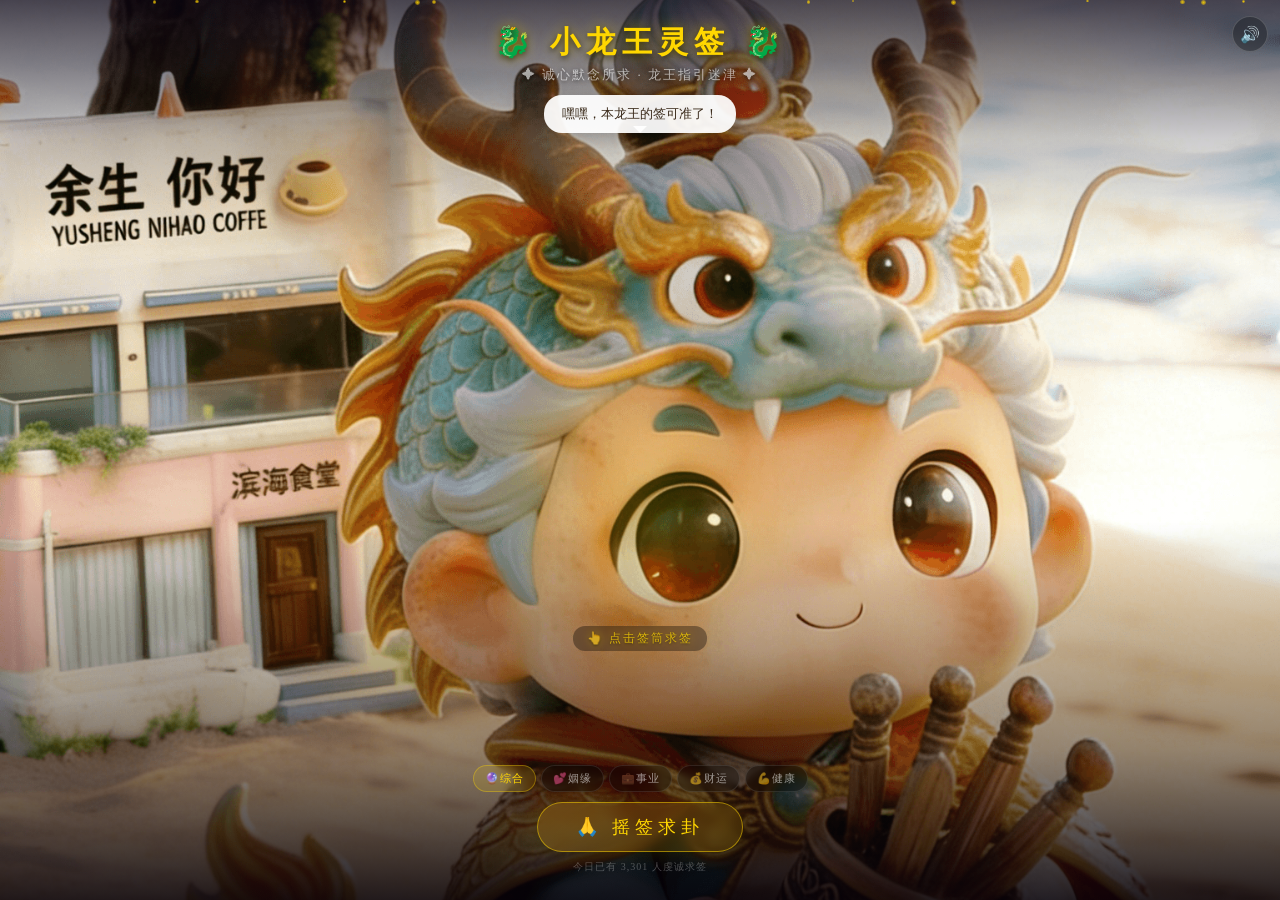
<file: index.html>
<!DOCTYPE html>
<html lang="zh-CN">

<head>
  <meta charset="UTF-8">
  <meta name="viewport" content="width=device-width,initial-scale=1,maximum-scale=1,user-scalable=no">
  <title>小龙王灵签</title>
  <style>
    * {
      margin: 0;
      padding: 0;
      box-sizing: border-box;
      -webkit-tap-highlight-color: transparent
    }

    html,
    body {
      width: 100%;
      height: 100%;
      overflow: hidden;
      font-family: 'Noto Serif SC', 'STKaiti', 'KaiTi', 'SimSun', serif;
      user-select: none;
      -webkit-user-select: none
    }

    /* ========== 背景 ========== */
    .bg {
      position: fixed;
      inset: 0;
      z-index: 0
    }

    .bg-img {
      position: absolute;
      inset: 0;
      background: url('bg.jpg') center center/cover no-repeat
    }

    .bg-top {
      position: absolute;
      top: 0;
      left: 0;
      width: 100%;
      height: 28%;
      background: linear-gradient(180deg, rgba(8, 2, 18, .72) 0%, rgba(8, 2, 18, .2) 55%, transparent 100%);
      z-index: 1
    }

    .bg-bot {
      position: absolute;
      bottom: 0;
      left: 0;
      width: 100%;
      height: 42%;
      background: linear-gradient(0deg, rgba(5, 0, 8, .88) 0%, rgba(5, 0, 8, .4) 40%, transparent 100%);
      z-index: 1
    }

    .bg-glow {
      position: absolute;
      inset: 0;
      z-index: 2;
      pointer-events: none;
      background: radial-gradient(ellipse at 55% 35%, rgba(255, 210, 80, .06) 0%, transparent 55%);
      animation: bgG 5s ease-in-out infinite alternate
    }

    @keyframes bgG {
      0% {
        opacity: .4
      }

      100% {
        opacity: 1
      }
    }

    .gold-box {
      position: absolute;
      inset: 0;
      z-index: 3;
      pointer-events: none;
      overflow: hidden
    }

    .gp {
      position: absolute;
      border-radius: 50%;
      background: radial-gradient(circle, rgba(255, 215, 0, .85), rgba(255, 180, 0, .2));
      animation: gpUp linear infinite
    }

    @keyframes gpUp {
      0% {
        transform: translateY(100vh) scale(0);
        opacity: 0
      }

      12% {
        opacity: .7
      }

      88% {
        opacity: .7
      }

      100% {
        transform: translateY(-12vh) scale(1);
        opacity: 0
      }
    }

    /* ========== 标题 ========== */
    .header {
      position: fixed;
      top: 0;
      left: 0;
      width: 100%;
      z-index: 20;
      padding: clamp(14px, 3.5vw, 22px) 0 10px;
      text-align: center
    }

    .h1 {
      font-size: clamp(22px, 6.5vw, 30px);
      color: #ffd700;
      letter-spacing: 6px;
      font-weight: bold;
      text-shadow: 0 0 14px rgba(255, 215, 0, .5), 0 2px 6px rgba(0, 0, 0, .8)
    }

    .h2 {
      font-size: clamp(10px, 2.8vw, 13px);
      color: rgba(255, 255, 255, .62);
      margin-top: 3px;
      letter-spacing: 2px;
      text-shadow: 0 1px 4px rgba(0, 0, 0, .6)
    }

    /* ========== 音效 ========== */
    .snd {
      position: fixed;
      top: 16px;
      right: 12px;
      z-index: 25;
      width: 36px;
      height: 36px;
      border-radius: 50%;
      background: rgba(0, 0, 0, .3);
      border: 1px solid rgba(255, 255, 255, .18);
      color: #fff;
      font-size: 16px;
      cursor: pointer;
      display: flex;
      align-items: center;
      justify-content: center;
      backdrop-filter: blur(6px)
    }

    .snd:active {
      transform: scale(.88)
    }

    /* ========== 气泡 ========== */
    .bub {
      position: fixed;
      z-index: 18;
      left: 50%;
      top: clamp(62px, 16%, 95px);
      transform: translateX(-50%) translateY(8px);
      padding: 9px 18px;
      background: rgba(255, 255, 255, .93);
      border-radius: 18px;
      color: #3a2a1a;
      font-size: 13px;
      text-align: center;
      line-height: 1.5;
      box-shadow: 0 4px 20px rgba(0, 0, 0, .22);
      max-width: 82vw;
      white-space: nowrap;
      opacity: 0;
      transition: all .5s ease;
      pointer-events: none
    }

    .bub::after {
      content: '';
      position: absolute;
      bottom: -7px;
      left: 50%;
      transform: translateX(-50%);
      border: 7px solid transparent;
      border-top-color: rgba(255, 255, 255, .93)
    }

    .bub.show {
      opacity: 1;
      transform: translateX(-50%) translateY(0)
    }

    /* ========== 签筒热区 ========== */
    .hotspot {
      position: fixed;
      z-index: 12;
      cursor: pointer;
      width: 55vw;
      max-width: 280px;
      height: 45vw;
      max-height: 300px;
      min-width: 180px;
      min-height: 160px;
      left: 50%;
      bottom: 22%;
      transform: translateX(-50%);
      border-radius: 20px
    }

    .hs-glow {
      position: absolute;
      inset: -15%;
      border-radius: 50%;
      pointer-events: none;
      background: radial-gradient(ellipse, rgba(255, 215, 0, .18) 0%, transparent 65%);
      animation: hsG 2s ease-in-out infinite alternate
    }

    @keyframes hsG {
      0% {
        transform: scale(.85);
        opacity: .25
      }

      100% {
        transform: scale(1.2);
        opacity: .9
      }
    }

    .hs-txt {
      position: absolute;
      bottom: 15px;
      left: 50%;
      transform: translateX(-50%);
      white-space: nowrap;
      color: rgba(255, 215, 0, .75);
      font-size: 12px;
      letter-spacing: 2px;
      text-shadow: 0 0 10px rgba(255, 215, 0, .35), 0 1px 3px rgba(0, 0, 0, .5);
      animation: htB 2s ease-in-out infinite;
      pointer-events: none;
      background: rgba(0, 0, 0, .35);
      padding: 4px 14px;
      border-radius: 12px;
      backdrop-filter: blur(3px)
    }

    @keyframes htB {

      0%,
      100% {
        opacity: .4
      }

      50% {
        opacity: 1
      }
    }

    .hs-rip {
      position: absolute;
      top: 50%;
      left: 50%;
      width: 80%;
      height: 80%;
      transform: translate(-50%, -50%) scale(0);
      border: 2.5px solid rgba(255, 215, 0, .55);
      border-radius: 50%;
      opacity: 0;
      pointer-events: none
    }

    .hs-rip.go {
      animation: ripG .8s ease-out forwards
    }

    .hs-rip2 {
      position: absolute;
      top: 50%;
      left: 50%;
      width: 60%;
      height: 60%;
      transform: translate(-50%, -50%) scale(0);
      border: 2px solid rgba(255, 255, 255, .3);
      border-radius: 50%;
      opacity: 0;
      pointer-events: none
    }

    .hs-rip2.go {
      animation: ripG .9s .1s ease-out forwards
    }

    @keyframes ripG {
      0% {
        transform: translate(-50%, -50%) scale(.3);
        opacity: 1
      }

      100% {
        transform: translate(-50%, -50%) scale(2);
        opacity: 0
      }
    }

    /* ========== 摇签遮罩 ========== */
    .shake-ov {
      position: fixed;
      inset: 0;
      z-index: 60;
      display: flex;
      align-items: center;
      justify-content: center;
      background: rgba(0, 0, 0, 0);
      visibility: hidden;
      transition: background .4s, backdrop-filter .4s;
      backdrop-filter: blur(0)
    }

    .shake-ov.show {
      visibility: visible;
      background: rgba(0, 0, 0, .6);
      backdrop-filter: blur(8px)
    }

    .qt-stage {
      position: relative;
      width: clamp(150px, 42vw, 220px);
      transform: scale(0) rotate(-15deg);
      opacity: 0;
      transition: all .5s cubic-bezier(.34, 1.56, .64, 1);
      perspective: 600px
    }

    .shake-ov.show .qt-stage {
      transform: scale(1) rotate(0);
      opacity: 1
    }

    .qt-pic {
      width: 100%;
      display: block;
      position: relative;
      z-index: 2;
      filter: drop-shadow(0 12px 35px rgba(0, 0, 0, .65))
    }

    .sk-box {
      position: absolute;
      top: -5%;
      left: 50%;
      transform: translateX(-50%);
      width: 55%;
      height: 50%;
      z-index: 1;
      pointer-events: none
    }

    .sk-item {
      position: absolute;
      bottom: 0;
      transform-origin: bottom center
    }

    .sk-item img {
      height: clamp(70px, 20vw, 110px);
      width: auto;
      mix-blend-mode: multiply;
      filter: drop-shadow(0 2px 5px rgba(0, 0, 0, .3))
    }

    .sk-item:nth-child(1) {
      left: 5%;
      transform: rotate(-15deg)
    }

    .sk-item:nth-child(2) {
      left: 20%;
      transform: rotate(-7deg)
    }

    .sk-item:nth-child(3) {
      left: 37%;
      transform: rotate(2deg)
    }

    .sk-item:nth-child(4) {
      left: 54%;
      transform: rotate(10deg)
    }

    .sk-item:nth-child(5) {
      left: 70%;
      transform: rotate(17deg)
    }

    .qt-base-glow {
      position: absolute;
      bottom: -15%;
      left: 50%;
      transform: translateX(-50%);
      width: 150%;
      height: 30%;
      border-radius: 50%;
      background: radial-gradient(ellipse, rgba(255, 215, 0, .2) 0%, transparent 70%);
      pointer-events: none;
      z-index: 0
    }

    .qt-label {
      text-align: center;
      margin-top: 18px;
      color: rgba(255, 215, 0, .75);
      font-size: 15px;
      letter-spacing: 3px;
      text-shadow: 0 0 12px rgba(255, 215, 0, .35);
      opacity: 0;
      transition: opacity .5s .3s
    }

    .shake-ov.show .qt-label {
      opacity: 1
    }

    .qt-stage.shaking .qt-pic {
      animation: qtS .32s ease-in-out 8;
      transform-style: preserve-3d
    }

    @keyframes qtS {

      0%,
      100% {
        transform: rotateZ(0) rotateY(0) translateY(0)
      }

      12% {
        transform: rotateZ(-10deg) rotateY(-6deg) translateY(-6px)
      }

      28% {
        transform: rotateZ(12deg) rotateY(7deg) translateY(-3px)
      }

      42% {
        transform: rotateZ(-11deg) rotateY(-5deg) translateY(-7px)
      }

      56% {
        transform: rotateZ(9deg) rotateY(6deg) translateY(-2px)
      }

      72% {
        transform: rotateZ(-7deg) rotateY(-4deg) translateY(-5px)
      }

      86% {
        transform: rotateZ(5deg) rotateY(3deg) translateY(-1px)
      }
    }

    .qt-stage.shaking .sk-item {
      animation: skB .16s ease-in-out 16 alternate
    }

    .qt-stage.shaking .sk-item:nth-child(odd) {
      animation-delay: .03s
    }

    .qt-stage.shaking .sk-item:nth-child(even) {
      animation-delay: .08s
    }

    @keyframes skB {
      0% {
        transform: rotate(var(--r, 0)) translateY(0)
      }

      100% {
        transform: rotate(var(--r, 0)) translateY(-10px)
      }
    }

    .qt-stage.shaking {
      animation: stV .1s ease-in-out 25
    }

    @keyframes stV {

      0%,
      100% {
        transform: scale(1) rotate(0)
      }

      25% {
        transform: scale(1) rotate(-4deg)
      }

      75% {
        transform: scale(1) rotate(4deg)
      }
    }

    /* ========== 飞签 ========== */
    .fly-stick {
      position: fixed;
      z-index: 65;
      pointer-events: none;
      opacity: 0;
      left: 50%;
      top: 38%
    }

    .fly-stick img {
      height: clamp(100px, 28vw, 150px);
      width: auto;
      mix-blend-mode: multiply;
      filter: drop-shadow(0 6px 18px rgba(0, 0, 0, .55))
    }

    .fly-stick.go {
      animation: stkF 1.4s cubic-bezier(.2, .85, .3, 1) forwards
    }

    @keyframes stkF {
      0% {
        opacity: 1;
        transform: translate(-50%, -20px) rotate(0)
      }

      12% {
        opacity: 1;
        transform: translate(-25px, -80px) rotate(-12deg)
      }

      30% {
        opacity: 1;
        transform: translate(15px, -130px) rotate(18deg)
      }

      50% {
        opacity: 1;
        transform: translate(35px, -70px) rotate(45deg)
      }

      70% {
        opacity: 1;
        transform: translate(50px, 10px) rotate(65deg)
      }

      100% {
        opacity: 0;
        transform: translate(60px, 140px) rotate(90deg)
      }
    }

    /* ========== 底部操作栏 ========== */
    .action-bar {
      position: fixed;
      bottom: 0;
      left: 0;
      width: 100%;
      z-index: 20;
      padding: 0 12px clamp(16px, 4vw, 26px);
      text-align: center
    }

    .cat-row {
      display: flex;
      justify-content: center;
      gap: 5px;
      margin-bottom: 10px;
      flex-wrap: wrap
    }

    .cat-btn {
      padding: 5px 11px;
      background: rgba(0, 0, 0, .32);
      border: 1px solid rgba(255, 255, 255, .1);
      border-radius: 18px;
      color: rgba(255, 255, 255, .55);
      font-size: 11px;
      letter-spacing: 1px;
      cursor: pointer;
      font-family: inherit;
      backdrop-filter: blur(4px);
      transition: all .2s
    }

    .cat-btn:active {
      transform: scale(.93)
    }

    .cat-btn.on {
      background: rgba(255, 215, 0, .12);
      border-color: rgba(255, 215, 0, .35);
      color: #ffd700
    }

    .main-btn {
      display: inline-block;
      padding: 12px 38px;
      margin-bottom: 8px;
      background: linear-gradient(135deg, rgba(160, 110, 20, .4), rgba(255, 215, 0, .12));
      border: 1.5px solid rgba(255, 215, 0, .5);
      border-radius: 35px;
      color: #ffd700;
      font-size: clamp(15px, 4.2vw, 18px);
      letter-spacing: 5px;
      font-family: inherit;
      cursor: pointer;
      transition: all .3s;
      box-shadow: 0 0 20px rgba(255, 215, 0, .12), 0 4px 12px rgba(0, 0, 0, .3);
      backdrop-filter: blur(6px);
      animation: bP 2.5s ease-in-out infinite
    }

    .main-btn:active {
      transform: scale(.94);
      background: rgba(255, 215, 0, .28)
    }

    @keyframes bP {

      0%,
      100% {
        box-shadow: 0 0 18px rgba(255, 215, 0, .1), 0 4px 12px rgba(0, 0, 0, .3)
      }

      50% {
        box-shadow: 0 0 35px rgba(255, 215, 0, .3), 0 4px 12px rgba(0, 0, 0, .3)
      }
    }

    .cnt {
      font-size: 10px;
      color: rgba(255, 255, 255, .28);
      letter-spacing: 1px
    }

    /* ========== 粒子 ========== */
    .pt-box {
      position: fixed;
      inset: 0;
      pointer-events: none;
      z-index: 66
    }

    .pt {
      position: absolute;
      border-radius: 50%;
      opacity: 0
    }

    .pt.go {
      animation: ptF 1.3s ease-out forwards
    }

    @keyframes ptF {
      0% {
        opacity: 1;
        transform: translate(0, 0) scale(1)
      }

      100% {
        opacity: 0;
        transform: translate(var(--tx), var(--ty)) scale(0)
      }
    }

    .cf-box {
      position: fixed;
      inset: 0;
      pointer-events: none;
      z-index: 67;
      overflow: hidden
    }

    .cf {
      position: absolute;
      opacity: 0
    }

    .cf.go {
      animation: cfD 3s ease-in forwards
    }

    @keyframes cfD {
      0% {
        opacity: 1;
        transform: translateY(-15px) rotate(0)
      }

      100% {
        opacity: 0;
        transform: translateY(105vh) rotate(800deg)
      }
    }

    /* ======================================================================
   ★★★ 全新签文弹窗 —— 简约大气高级配色 ★★★
   ====================================================================== */
    .overlay {
      position: fixed;
      inset: 0;
      z-index: 100;
      display: flex;
      align-items: center;
      justify-content: center;
      background: rgba(0, 0, 0, 0);
      visibility: hidden;
      transition: all .5s;
      backdrop-filter: blur(0)
    }

    .overlay.show {
      visibility: visible;
      background: rgba(8, 5, 15, .82);
      backdrop-filter: blur(18px)
    }

    .slip {
      width: 88%;
      max-width: 380px;
      max-height: 92vh;
      overflow-y: auto;
      overscroll-behavior: contain;
      -webkit-overflow-scrolling: touch;
      position: relative;
      border-radius: 20px;
      transform: translateY(40px) scale(.92);
      opacity: 0;
      transition: all .6s cubic-bezier(.16, 1, .3, 1)
    }

    .overlay.show .slip {
      transform: translateY(0) scale(1);
      opacity: 1
    }

    /* 卡片背景 —— 深色磨砂玻璃 */
    .slip-bg {
      position: absolute;
      inset: 0;
      border-radius: 20px;
      overflow: hidden;
      background: linear-gradient(165deg,
          rgba(28, 22, 38, .97) 0%,
          rgba(22, 18, 32, .98) 40%,
          rgba(18, 14, 28, .99) 100%);
      box-shadow:
        0 25px 60px rgba(0, 0, 0, .5),
        0 0 0 1px rgba(255, 215, 0, .08),
        inset 0 1px 0 rgba(255, 255, 255, .05);
      backdrop-filter: blur(40px)
    }

    /* 顶部金色渐变条 */
    .slip-bg::before {
      content: '';
      position: absolute;
      top: 0;
      left: 0;
      right: 0;
      height: 3px;
      background: linear-gradient(90deg, transparent, #c9a84c 20%, #ffd700 50%, #c9a84c 80%, transparent);
      opacity: .7
    }

    /* 底部微光 */
    .slip-bg::after {
      content: '';
      position: absolute;
      bottom: 0;
      left: 10%;
      right: 10%;
      height: 1px;
      background: linear-gradient(90deg, transparent, rgba(255, 215, 0, .15), transparent)
    }

    /* 内容 */
    .slip-body {
      position: relative;
      z-index: 3;
      padding: clamp(28px, 7vw, 40px) clamp(20px, 5vw, 32px) clamp(24px, 6vw, 32px)
    }

    /* 类别徽章 */
    .s-badge {
      text-align: center;
      margin-bottom: 16px
    }

    .s-badge span {
      display: inline-flex;
      align-items: center;
      gap: 6px;
      padding: 5px 16px;
      border-radius: 20px;
      font-size: 11px;
      letter-spacing: 2px;
      background: linear-gradient(135deg, rgba(201, 168, 76, .12), rgba(201, 168, 76, .04));
      border: 1px solid rgba(201, 168, 76, .2);
      color: rgba(201, 168, 76, .8)
    }

    /* 签号 */
    .s-no {
      text-align: center;
      font-size: 13px;
      color: rgba(255, 255, 255, .35);
      letter-spacing: 6px;
      margin-bottom: 6px;
      font-weight: 300
    }

    /* 签等级 */
    .s-lv {
      text-align: center;
      margin-bottom: 20px
    }

    .s-lv-text {
      display: inline-block;
      font-size: clamp(32px, 9vw, 42px);
      font-weight: bold;
      letter-spacing: 12px;
      background: linear-gradient(180deg, #fff8e1 0%, #ffd700 40%, #c9a84c 100%);
      -webkit-background-clip: text;
      -webkit-text-fill-color: transparent;
      filter: drop-shadow(0 2px 8px rgba(255, 215, 0, .3))
    }

    .s-lv.mid .s-lv-text {
      background: linear-gradient(180deg, #e8dcc8 0%, #c9a84c 40%, #8b7335 100%);
      -webkit-background-clip: text;
      -webkit-text-fill-color: transparent;
      filter: drop-shadow(0 2px 6px rgba(201, 168, 76, .2))
    }

    .s-lv.bad .s-lv-text {
      background: linear-gradient(180deg, #c8b8a0 0%, #8b7335 40%, #6b5a2e 100%);
      -webkit-background-clip: text;
      -webkit-text-fill-color: transparent;
      filter: drop-shadow(0 2px 4px rgba(139, 115, 53, .15))
    }

    /* 分割线 */
    .s-line {
      display: flex;
      align-items: center;
      gap: 12px;
      margin: 0 auto 22px;
      width: 80%
    }

    .s-line::before,
    .s-line::after {
      content: '';
      flex: 1;
      height: 1px;
      background: linear-gradient(90deg, transparent, rgba(201, 168, 76, .2), transparent)
    }

    .s-line i {
      font-style: normal;
      color: rgba(201, 168, 76, .35);
      font-size: 8px
    }

    /* 签诗 */
    .s-poem {
      text-align: center;
      margin-bottom: 22px
    }

    .s-poem p {
      margin: 0;
      color: rgba(255, 252, 240, .85);
      font-size: clamp(16px, 4.5vw, 19px);
      line-height: 2.4;
      letter-spacing: 4px;
      font-weight: 400;
      opacity: 0;
      animation: pmI .6s ease forwards
    }

    .s-poem p:nth-child(1) {
      animation-delay: .15s
    }

    .s-poem p:nth-child(2) {
      animation-delay: .4s
    }

    .s-poem p:nth-child(3) {
      animation-delay: .65s
    }

    .s-poem p:nth-child(4) {
      animation-delay: .9s
    }

    @keyframes pmI {
      to {
        opacity: 1
      }
    }

    /* 解签区 */
    .s-explain-box {
      position: relative;
      margin: 0 auto 20px;
      padding: 16px 18px;
      background: linear-gradient(135deg, rgba(201, 168, 76, .06), rgba(201, 168, 76, .02));
      border-radius: 12px;
      border: 1px solid rgba(201, 168, 76, .1)
    }

    .s-explain-box::before {
      content: '📜';
      position: absolute;
      top: -10px;
      left: 16px;
      font-size: 16px;
      background: rgba(28, 22, 38, .97);
      padding: 0 6px
    }

    .s-exp {
      color: rgba(255, 252, 240, .6);
      font-size: 13px;
      line-height: 2;
      letter-spacing: .5px;
      opacity: 0;
      animation: exI .8s 1.2s ease forwards
    }

    @keyframes exI {
      to {
        opacity: 1
      }
    }

    /* 印章 */
    .s-seal {
      position: absolute;
      top: 12px;
      right: 14px;
      width: 38px;
      height: 38px;
      border: 1.5px solid rgba(180, 60, 60, .35);
      border-radius: 3px;
      color: rgba(180, 60, 60, .4);
      font-size: 11px;
      line-height: 17px;
      text-align: center;
      padding: 2px;
      transform: rotate(-12deg);
      font-weight: bold;
      letter-spacing: 1px;
      opacity: 0;
      animation: sealI .5s 1.5s ease forwards
    }

    @keyframes sealI {
      to {
        opacity: 1
      }
    }

    /* 按钮组 */
    .s-btns {
      margin-top: 8px
    }

    .s-btn {
      display: block;
      width: 100%;
      margin-bottom: 10px;
      padding: 13px;
      border-radius: 12px;
      font-size: 14px;
      letter-spacing: 3px;
      cursor: pointer;
      font-family: inherit;
      transition: all .2s;
      text-align: center
    }

    .btn-ok {
      background: linear-gradient(135deg, #c9a84c, #a08530);
      border: none;
      color: #1a1420;
      font-weight: bold;
      box-shadow: 0 4px 15px rgba(201, 168, 76, .25)
    }

    .btn-ok:active {
      transform: scale(.97);
      box-shadow: 0 2px 8px rgba(201, 168, 76, .3)
    }

    .btn-re {
      background: rgba(255, 255, 255, .04);
      border: 1px solid rgba(255, 255, 255, .1);
      color: rgba(255, 255, 255, .5);
      font-size: 13px
    }

    .btn-re:active {
      background: rgba(255, 255, 255, .08);
      transform: scale(.97)
    }

    .btn-cp {
      background: none;
      border: none;
      color: rgba(255, 255, 255, .25);
      font-size: 12px;
      letter-spacing: 2px;
      padding: 8px
    }

    .btn-cp:active {
      color: rgba(201, 168, 76, .6)
    }

    /* ========== 适配 ========== */
    @media(max-height:700px) {
      .hotspot {
        bottom: 18%;
        width: 50vw;
        height: 40vw
      }

      .bub {
        top: 55px
      }
    }

    @media(min-height:850px) {
      .hotspot {
        bottom: 26%;
        width: 52vw;
        height: 44vw
      }
    }

    @media(min-height:920px) {
      .hotspot {
        bottom: 28%;
        height: 46vw
      }
    }
  </style>
</head>

<body>

  <div class="bg">
    <div class="bg-img"></div>
    <div class="bg-top"></div>
    <div class="bg-bot"></div>
    <div class="bg-glow"></div>
    <div class="gold-box" id="goldBox"></div>
  </div>

  <header class="header">
    <div class="h1">🐉 小龙王灵签 🐉</div>
    <div class="h2">✦ 诚心默念所求 · 龙王指引迷津 ✦</div>
  </header>

  <button class="snd" id="sndBtn" onclick="togSnd()">🔊</button>
  <div class="bub" id="bub">点击小龙王手里的签筒开始求签 🐲</div>

  <div class="hotspot" id="hotspot" onclick="clickHotspot()">
    <div class="hs-glow"></div>
    <div class="hs-rip" id="hsRip"></div>
    <div class="hs-rip2" id="hsRip2"></div>
    <div class="hs-txt">👆 点击签筒求签</div>
  </div>

  <div class="shake-ov" id="shakeOv">
    <div class="qt-stage" id="qtStage">
      <div class="qt-base-glow"></div>
      <div class="sk-box">
        <div class="sk-item" style="--r:-15deg"><img src="qianzi.png" alt></div>
        <div class="sk-item" style="--r:-7deg"><img src="qianzi.png" alt></div>
        <div class="sk-item" style="--r:2deg"><img src="qianzi.png" alt></div>
        <div class="sk-item" style="--r:10deg"><img src="qianzi.png" alt></div>
        <div class="sk-item" style="--r:17deg"><img src="qianzi.png" alt></div>
      </div>
      <img class="qt-pic" src="qiantong.png" alt="签筒" draggable="false">
      <div class="qt-label">🙏 龙王正在为你摇签…</div>
    </div>
  </div>

  <div class="fly-stick" id="flyStk"><img src="qianzi.png" alt draggable="false"></div>
  <div class="pt-box" id="ptBox"></div>
  <div class="cf-box" id="cfBox"></div>

  <div class="action-bar">
    <div class="cat-row">
      <button class="cat-btn on" onclick="selCat(this,'综合')">🔮综合</button>
      <button class="cat-btn" onclick="selCat(this,'姻缘')">💕姻缘</button>
      <button class="cat-btn" onclick="selCat(this,'事业')">💼事业</button>
      <button class="cat-btn" onclick="selCat(this,'财运')">💰财运</button>
      <!-- <button class="cat-btn" onclick="selCat(this,'学业')">📚学业</button> -->
      <button class="cat-btn" onclick="selCat(this,'健康')">💪健康</button>
    </div>
    <button class="main-btn" id="mainBtn" onclick="clickHotspot()">🙏 摇签求卦</button>
    <div class="cnt">今日已有 <span id="cntN">2,358</span> 人虔诚求签</div>
  </div>

  <!-- ★★ 全新结果弹窗 ★★ -->
  <div class="overlay" id="ov" onclick="ovTap(event)">
    <div class="slip" onclick="event.stopPropagation()">
      <div class="slip-bg"></div>
      <div class="slip-body">
        <div class="s-badge"><span id="sCat">🔮 综合运势</span></div>
        <div class="s-no" id="sNo">第一签</div>
        <div class="s-lv" id="sLvWrap"><span class="s-lv-text" id="sLv">上上签</span></div>
        <div class="s-line"><i>◆</i></div>
        <div class="s-poem" id="sPm"></div>
        <div class="s-line"><i>◆</i></div>
        <div class="s-explain-box">
          <div class="s-seal" id="sSeal">龙王赐签</div>
          <div class="s-exp" id="sEx"></div>
        </div>
        <div class="s-btns">
          <button class="s-btn btn-ok" onclick="closeR()">知晓天意</button>
          <button class="s-btn btn-re" onclick="goIndex()">回首页</button>
          <!-- <button class="s-btn btn-re" onclick="again()">🔄 再求一签</button> -->
          <button class="s-btn btn-cp" id="cpBtn" onclick="copyF()">复制签文分享</button>
        </div>
      </div>
    </div>
  </div>

  <script>
    /* ================================================================
       ★ 49签 —— 按类别分组，确保类别对应 ★
       ================================================================ */
    const QS = {
  "综合": [
    { "n": "第一签", "lv": "上上签", "lc": "good", "pm": ["龙腾四海风云会", "凤舞九天日月明", "万事亨通皆如意", "金玉满堂福禄增"], "ex": "大吉！龙王亲赐鸿福，诸事皆顺。近日行事大胆无妨，贵人暗中相助，所求必得，所愿必成。" },
    { "n": "第二签", "lv": "上上签", "lc": "good", "pm": ["春风得意马蹄疾", "一朝看尽长安花", "鹏程万里青云上", "富贵荣华耀我家"], "ex": "极吉！运势如日中天，事业爱情双丰收。把握良机勇往直前，前途不可限量。" },
    { "n": "第三签", "lv": "上上签", "lc": "good", "pm": ["紫气东来福满门", "龙凤呈祥瑞气浓", "贵人扶持青云路", "诸事顺遂万事通"], "ex": "大吉大利！天时地利人和俱全，万事俱备。此时所做之事必定顺利，福运绵延不绝。" },
    { "n": "第四签", "lv": "上签", "lc": "good", "pm": ["顺风顺水好行舟", "前路光明不用愁", "贵人指引方向明", "步步生莲上高楼"], "ex": "吉签。运势上升期凡事顺遂。有贵人相助指点迷津，宜积极进取。" },
    { "n": "第五签", "lv": "上签", "lc": "good", "pm": ["枯木逢春再发芽", "失而复得莫惊讶", "守得云开见月明", "柳暗花明又一家"], "ex": "吉签。否极泰来之兆。之前失去的会以另一种方式回来，坚持就是胜利。" },
    { "n": "第六签", "lv": "中吉", "lc": "mid", "pm": ["水到渠成自然事", "花开花落有定时", "凡事不必太着急", "静待佳音自会知"], "ex": "中吉。事情正朝好的方向发展，只是需要时间。顺其自然，不必心急。" },
    { "n": "第七签", "lv": "中签", "lc": "mid", "pm": ["平平淡淡才是真", "不骄不躁守本心", "知足常乐最为贵", "随遇而安度光阴"], "ex": "中平。运势平稳无大波。知足常乐，珍惜眼前拥有的，平安即是福。" },
    { "n": "第八签", "lv": "中签", "lc": "mid", "pm": ["得失之间细思量", "莫为虚名累心肠", "脚踏实地做实事", "平安就是大吉祥"], "ex": "中平。不要太在意得失。踏踏实实做好本分，平安就是最大的幸福。" }
  ],
  "姻缘": [
    { "n": "姻缘第一签", "lv": "上上签", "lc": "good", "pm": ["月老红线早已牵", "鸳鸯戏水乐无边", "有缘千里来相会", "佳偶天成福绵绵"], "ex": "大吉！姻缘天注定，你的那个Ta就在不远处。单身者近期桃花运极旺，已有伴者感情甜蜜如初。" },
    { "n": "姻缘第二签", "lv": "上上签", "lc": "good", "pm": ["天作之合定今生", "比翼双飞共此情", "琴瑟和鸣百年好", "白首偕老不离分"], "ex": "极吉！真命天子/女即将出现。感情运势极佳，良缘天定，幸福美满指日可待。" },
    { "n": "姻缘第三签", "lv": "上签", "lc": "good", "pm": ["良辰美景好时光", "佳偶天成喜洋洋", "但凡心诚事必遂", "和和美美庆满堂"], "ex": "吉签！感情运势极佳。单身者有望遇到心仪之人，有伴者感情更上层楼，宜主动表达爱意。" },
    { "n": "姻缘第四签", "lv": "上签", "lc": "good", "pm": ["桃花朵朵开满枝", "蜂蝶纷飞好时期", "有缘之人终相聚", "莫让良缘空错离"], "ex": "吉签，主桃花大旺。近期有良缘出现，留意身边之人。缘分稍纵即逝，要珍惜把握。" },
    { "n": "姻缘第五签", "lv": "上签", "lc": "good", "pm": ["龙凤呈祥喜事临", "携手白头终不悔", "比翼双飞天地间", "此生有你便是春"], "ex": "吉签！感情运势大好，有望迎来重要进展。珍惜眼前人，用心经营，幸福触手可及。" },
    { "n": "姻缘第六签", "lv": "中吉", "lc": "mid", "pm": ["好花还需绿叶配", "姻缘注定莫心焦", "你侬我侬终有日", "耐心等待缘来到"], "ex": "中吉。良缘虽好但需等待，不要太着急。保持最好的自己，缘分自然来敲门。" },
    { "n": "姻缘第七签", "lv": "中签", "lc": "mid", "pm": ["花开堪折直须折", "莫待无花空折枝", "有心栽花花不发", "无心插柳柳成荫"], "ex": "中平。感情之事不可强求。刻意追求反而不美，放松心态随缘而行，反而能遇到对的人。" },
    { "n": "姻缘第八签", "lv": "中平", "lc": "mid", "pm": ["感情之事莫强求", "有缘无缘天注定", "与其苦苦去追寻", "不如放手等花期"], "ex": "中平。目前感情方面不宜强求。给自己一些时间沉淀，对的人会在对的时间出现。" }
  ],
  "事业": [
    { "n": "事业第一签", "lv": "上上签", "lc": "good", "pm": ["蛟龙出海势冲天", "鹏程万里在眼前", "贵人相助前途阔", "功名富贵两双全"], "ex": "大吉！事业运势极佳，有贵人鼎力相助。升迁加薪都有望，抓住机会大胆前行，前途无量！" },
    { "n": "事业第二签", "lv": "上上签", "lc": "good", "pm": ["一飞冲天展宏图", "事业辉煌步步高", "龙王护佑前程美", "平步青云乐逍遥"], "ex": "极吉！事业即将迎来重大突破。天时地利人和俱全，适合大展拳脚，必能功成名就。" },
    { "n": "事业第三签", "lv": "上签", "lc": "good", "pm": ["龙游浅水待时机", "蓄势待发正当期", "一朝风云际会时", "扶摇直上九万里"], "ex": "吉签。你正处于蓄力阶段，之前的努力即将得到回报。保持耐心，大展宏图的时机即将到来。" },
    { "n": "事业第四签", "lv": "上签", "lc": "good", "pm": ["金榜题名时运到", "十年寒窗终有报", "学业事业皆顺遂", "前程似锦乐逍遥"], "ex": "吉签！付出终有回报。近期有重要的事业突破机会，面试、竞标、项目都大有可为。" },
    { "n": "事业第五签", "lv": "上签", "lc": "good", "pm": ["海阔凭鱼跃千里", "天高任鸟展翅飞", "功名终有扬眉日", "莫叹时运来得迟"], "ex": "吉签。天地广阔任你施展。虽然暂时还未到高光时刻，但你的能力终会被看见和认可。" },
    { "n": "事业第六签", "lv": "中吉", "lc": "mid", "pm": ["好事多磨须忍耐", "厚积薄发待时来", "脚踏实地勤耕耘", "水到渠成功自开"], "ex": "中吉。事业发展需要稳扎稳打。做好本职工作，积累经验和人脉，时机成熟自然水到渠成。" },
    { "n": "事业第七签", "lv": "中签", "lc": "mid", "pm": ["宜守不宜攻为上", "宜静不宜动方长", "时机未到莫强求", "龙潜深渊待时光"], "ex": "中平。事业方面目前不宜有大动作。以守为攻，韬光养晦，等待更好的时机再出手。" },
    { "n": "事业第八签", "lv": "中平", "lc": "mid", "pm": ["合作共事须谨慎", "君子之交淡如水", "利益面前看人心", "识人辨事保安身"], "ex": "中平。职场合作需要谨慎，不要轻信他人的承诺。看清局势保护好自己的利益。" }
  ],
  "财运": [
    { "n": "财运第一签", "lv": "上上签", "lc": "good", "pm": ["财源滚滚如潮来", "金银满堂福门开", "龙王赐宝添财运", "日进斗金喜开怀"], "ex": "大吉！财运亨通，近期有意外之财。正财偏财俱旺，投资理财都有不错的回报，但仍需理性不贪。" },
    { "n": "财运第二签", "lv": "上上签", "lc": "good", "pm": ["四方之财聚宝盆", "财神爷前把香焚", "横财正财皆盈满", "富贵荣华伴终身"], "ex": "极吉！财星高照，财富如潮水般涌来。投资理财大吉，商机处处，把握时机必能财源广进。" },
    { "n": "财运第三签", "lv": "上签", "lc": "good", "pm": ["财源广进如水流", "左右逢源不用愁", "正财偏财皆可得", "富贵盈门乐悠悠"], "ex": "吉签！正财稳健收入可观，偏财也有意外收获。适合进行稳健的投资理财，财富稳步增长。" },
    { "n": "财运第四签", "lv": "上签", "lc": "good", "pm": ["东海龙宫宝藏丰", "有缘之人自相逢", "近期财运正当旺", "抓住时机莫放松"], "ex": "吉签！近期有不错的赚钱机会出现，要善于发现和把握。行动力是关键，莫犹豫。" },
    { "n": "财运第五签", "lv": "中吉", "lc": "mid", "pm": ["细水长流终成海", "积少成多富自来", "勤俭持家根基稳", "财运亨通路自开"], "ex": "中吉。正财运不错，踏实工作必有丰厚回报。理财方面宜稳健保守，日积月累终成大富。" },
    { "n": "财运第六签", "lv": "中吉", "lc": "mid", "pm": ["投资理财须谨慎", "小心驶得万年船", "量力而行莫冒进", "细水长流聚财源"], "ex": "中吉。财运尚可但不宜冒险。量入为出理性消费，避免冲动投资，稳健为上。" },
    { "n": "财运第七签", "lv": "中签", "lc": "mid", "pm": ["莫贪一时之小利", "放长线钓大鱼儿", "稳中求进方为上", "财来财去需谨记"], "ex": "中平。财运平稳但需注意节流。不要贪小便宜，目光放长远，细水长流方能聚财。" },
    { "n": "财运第八签", "lv": "中平", "lc": "mid", "pm": ["破财消灾非坏事", "退一步来海阔天", "眼前损失不必愁", "塞翁失马焉知福"], "ex": "中平。可能有小的财务损失，但破财消灾未必是坏事。换个角度看，也许是因祸得福。" }
  ],
  "学业": [
    { "n": "学业第一签", "lv": "上上签", "lc": "good", "pm": ["十年寒窗终有成", "金榜题名天下知", "龙王赐福学业旺", "才高八斗步青云"], "ex": "大吉！学业运势极佳，考试运特别好。近期学习效率极高，适合冲刺复习和参加重要考试，必能取得优异成绩。" },
    { "n": "学业第二签", "lv": "上上签", "lc": "good", "pm": ["文曲星君来护佑", "学海扬帆正当时", "考场之上如有神", "名列前茅展雄姿"], "ex": "极吉！学业运势绝佳，文曲星高照。考运极旺，答题如有神助，必能金榜题名，一举成名。" },
    { "n": "学业第三签", "lv": "上签", "lc": "good", "pm": ["书山有路勤为径", "学海无涯苦作舟", "功夫不负有心人", "前程似锦满庭秋"], "ex": "吉签。学业之路虽然辛苦，但你的努力不会白费。保持专注和勤奋，好成绩自然会来。" },
    { "n": "学业第四签", "lv": "上签", "lc": "good", "pm": ["龙门鱼跃今朝事", "笔下生花非等闲", "只待东风来送暖", "春榜高中在眼前"], "ex": "吉签！学业上即将迎来突破，近期考试运不错。把握复习重点，信心满满迎接挑战。" },
    { "n": "学业第五签", "lv": "中吉", "lc": "mid", "pm": ["学如逆水行舟行", "不进则退须自警", "方法得当事半功", "持之以恒终有成"], "ex": "中吉。学业需要持之以恒，找到适合自己的方法很重要。不要三天打鱼两天晒网。" },
    { "n": "学业第六签", "lv": "中吉", "lc": "mid", "pm": ["春种秋收有定数", "勤劳耕耘不虚度", "每日精进一小步", "来日回首大不同"], "ex": "中吉。现在的每一分努力都在为未来铺路。不要着急看到成果，积累到一定程度自然质变。" },
    { "n": "学业第七签", "lv": "中签", "lc": "mid", "pm": ["莫道学问深似海", "一步一步总能来", "心浮气躁难成事", "静心修学方为才"], "ex": "中平。学习需要静下心来，不可急于求成。远离手机和诱惑，专注投入方能有所收获。" },
    { "n": "学业第八签", "lv": "中平", "lc": "mid", "pm": ["求学之路多坎坷", "方法不对白忙活", "静心反思找原因", "调整方向再开拓"], "ex": "中平。学业方面需要反思方法是否正确。方向对了努力才有价值，考虑换个学习策略试试。" }
  ],
  "健康": [
    { "n": "健康第一签", "lv": "上上签", "lc": "good", "pm": ["百病消散如云烟", "身轻体健赛神仙", "龙王庇佑保平安", "健康长寿福无边"], "ex": "大吉！健康运势极佳。身体状态非常好，精力充沛。之前困扰的健康小问题也会逐渐好转消失。" },
    { "n": "健康第二签", "lv": "上上签", "lc": "good", "pm": ["气血充盈体康健", "百病不侵福寿全", "龙体安泰精神爽", "长命百岁乐无边"], "ex": "极吉！身体健康如意，精气神俱佳。免疫力强，百病不侵。适合开启新的健身计划，身心俱佳。" },
    { "n": "健康第三签", "lv": "上签", "lc": "good", "pm": ["龙体安康万事兴", "起居有常百病轻", "心宽体胖乐逍遥", "长命百岁享太平"], "ex": "吉签。整体健康状况良好，保持规律作息即可。心情愉快就是最好的养生之道。" },
    { "n": "健康第四签", "lv": "上签", "lc": "good", "pm": ["晨起运动精神爽", "膳食均衡体自强", "龙王赐福保安康", "身心康泰乐无疆"], "ex": "吉签。健康运势不错，适合开始新的运动计划。饮食注意均衡营养，身体会越来越好。" },
    { "n": "健康第五签", "lv": "中吉", "lc": "mid", "pm": ["贵人暗中来相助", "逢凶化吉保平安", "虽有小恙不足虑", "调养得当自然安"], "ex": "中吉。即使有小毛病也不必担忧，在贵人（好医生）帮助下会很快恢复。注意按时调养。" },
    { "n": "健康第六签", "lv": "中签", "lc": "mid", "pm": ["身体发肤需珍重", "劳逸结合保安宁", "小恙无碍休惊慌", "调养得当自然轻"], "ex": "中平。注意劳逸结合不要过度劳累。如有小不适不必过于担心，注意休息和调养即可。" },
    { "n": "健康第七签", "lv": "中平", "lc": "mid", "pm": ["身体小恙须留意", "莫因忙碌误健康", "适当休息多运动", "养好精神再出发"], "ex": "中平。身体在发出信号提醒你注意健康。不要为了工作学业忽视身体，适当放慢脚步。" }
  ]
};

    const CAT_ICONS = { "综合": "🔮", "姻缘": "💕", "事业": "💼", "财运": "💰", "学业": "📚", "健康": "💪" };
    const CAT_NAMES = { "综合": "综合运势", "姻缘": "姻缘桃花", "事业": "事业仕途", "财运": "财运亨通", "学业": "学业功名", "健康": "健康平安" };

    /* ============ 音效 ============ */
    let AC = null, sndOn = true;
    function ac() { if (!AC) AC = new (window.AudioContext || window.webkitAudioContext)(); if (AC.state === 'suspended') AC.resume(); return AC }
    function togSnd() { sndOn = !sndOn; document.getElementById('sndBtn').textContent = sndOn ? '🔊' : '🔇' }
    function sfxKnock() { if (!sndOn) return; const c = ac(), t = c.currentTime; const o = c.createOscillator(), g = c.createGain(); o.type = 'triangle'; o.frequency.setValueAtTime(850, t); o.frequency.exponentialRampToValueAtTime(130, t + .09); g.gain.setValueAtTime(.38, t); g.gain.exponentialRampToValueAtTime(.001, t + .13); o.connect(g); g.connect(c.destination); o.start(t); o.stop(t + .16); const b = c.createBuffer(1, c.sampleRate * .05, c.sampleRate), d = b.getChannelData(0); for (let i = 0; i < d.length; i++)d[i] = (Math.random() * 2 - 1) * Math.exp(-i / (d.length * .12)); const s = c.createBufferSource(), ng = c.createGain(), nf = c.createBiquadFilter(); s.buffer = b; nf.type = 'bandpass'; nf.frequency.value = 3500; nf.Q.value = 1.5; ng.gain.setValueAtTime(.22, t); ng.gain.exponentialRampToValueAtTime(.001, t + .07); s.connect(nf); nf.connect(ng); ng.connect(c.destination); s.start(t) }
    function sfxShake(dur) { if (!sndOn) return; const c = ac(), cnt = Math.floor(dur / .09); for (let i = 0; i < cnt; i++) { const t = c.currentTime + i * .09; const b = c.createBuffer(1, c.sampleRate * .035, c.sampleRate), d = b.getChannelData(0); for (let j = 0; j < d.length; j++)d[j] = (Math.random() * 2 - 1) * .14 * Math.exp(-j / (d.length * .22)); const s = c.createBufferSource(), g = c.createGain(), f = c.createBiquadFilter(); s.buffer = b; f.type = 'highpass'; f.frequency.value = 2800 + Math.random() * 2200; g.gain.setValueAtTime(.08 + Math.random() * .06, t); g.gain.exponentialRampToValueAtTime(.001, t + .045); s.connect(f); f.connect(g); g.connect(c.destination); s.start(t) } }
    function sfxDrop() { if (!sndOn) return; const c = ac(), t = c.currentTime; const o = c.createOscillator(), g = c.createGain(); o.type = 'sine'; o.frequency.setValueAtTime(520, t); o.frequency.exponentialRampToValueAtTime(85, t + .32); g.gain.setValueAtTime(.28, t); g.gain.exponentialRampToValueAtTime(.001, t + .36); o.connect(g); g.connect(c.destination); o.start(t); o.stop(t + .4) }
    function sfxChime() { if (!sndOn) return; const c = ac(), t = c.currentTime;[523, 659, 784, 1047].forEach((f, i) => { const o = c.createOscillator(), g = c.createGain(); o.type = 'sine'; o.frequency.setValueAtTime(f, t + i * .11); g.gain.setValueAtTime(0, t); g.gain.linearRampToValueAtTime(.13, t + i * .11); g.gain.setValueAtTime(.13, t + i * .11); g.gain.exponentialRampToValueAtTime(.001, t + i * .11 + 2.2); o.connect(g); g.connect(c.destination); o.start(t + i * .11); o.stop(t + i * .11 + 2.8) }) }
    function sfxGong() { if (!sndOn) return; const c = ac(), t = c.currentTime; const o = c.createOscillator(), g = c.createGain(); o.type = 'sine'; o.frequency.setValueAtTime(170, t); o.frequency.linearRampToValueAtTime(150, t + .6); g.gain.setValueAtTime(.34, t); g.gain.exponentialRampToValueAtTime(.001, t + 3.2); o.connect(g); g.connect(c.destination); o.start(t); o.stop(t + 3.6); const o2 = c.createOscillator(), g2 = c.createGain(); o2.type = 'sine'; o2.frequency.setValueAtTime(340, t); g2.gain.setValueAtTime(.1, t); g2.gain.exponentialRampToValueAtTime(.001, t + 2); o2.connect(g2); g2.connect(c.destination); o2.start(t); o2.stop(t + 2.5) }

    /* ============ 粒子 ============ */
    function emitPt(cx, cy, n, cs) { const bx = document.getElementById('ptBox'); for (let i = 0; i < n; i++) { const e = document.createElement('div'); e.className = 'pt'; const a = (Math.PI * 2 * i) / n + Math.random() * .5, dist = 45 + Math.random() * 85; const tx = Math.cos(a) * dist, ty = Math.sin(a) * dist, sz = 3 + Math.random() * 5; e.style.cssText = `left:${cx}px;top:${cy}px;width:${sz}px;height:${sz}px;background:${cs[~~(Math.random() * cs.length)]};--tx:${tx}px;--ty:${ty}px`; bx.appendChild(e); requestAnimationFrame(() => e.classList.add('go')); setTimeout(() => e.remove(), 1500) } }
    function emitCf(n) { const bx = document.getElementById('cfBox'); const cs = ['#ffd700', '#ff6b6b', '#74b9ff', '#00b894', '#fdcb6e', '#e17055', '#a29bfe', '#fd79a8']; for (let i = 0; i < n; i++) { const e = document.createElement('div'); e.className = 'cf'; const sz = 4 + Math.random() * 7; e.style.cssText = `left:${Math.random() * 100}%;width:${sz}px;height:${sz * 1.5}px;background:${cs[~~(Math.random() * cs.length)]};animation-delay:${Math.random() * 1.5}s;animation-duration:${2 + Math.random() * 2}s;border-radius:${Math.random() > .5 ? '50%' : '2px'}`; bx.appendChild(e); requestAnimationFrame(() => e.classList.add('go')); setTimeout(() => e.remove(), 5000) } }
    function initGold() { const bx = document.getElementById('goldBox'); for (let i = 0; i < 12; i++) { const e = document.createElement('div'); e.className = 'gp'; const sz = 2 + Math.random() * 3; e.style.cssText = `left:${Math.random() * 100}%;width:${sz}px;height:${sz}px;animation-duration:${7 + Math.random() * 9}s;animation-delay:${Math.random() * 12}s`; bx.appendChild(e) } }

    /* ============ 核心 ============ */
    let busy = false, curCat = '综合', curF = null;
    const SAY = {
      idle: ['点击小龙王手里的签筒求签 🐲', '心诚则灵～想好要问的事 ✨', '嘿嘿，本龙王的签可准了！', '今日海风正好，宜求签问卦～ 🏖️', '来嘛来嘛，点签筒试试～ 🎋', '诚心默念再点签筒哦 🙏'],
      shake: ['摇啊摇～ 签要出来啦！🎋', '嗯嗯…本龙王正在感应…🔮', '哗啦哗啦～ 好签在哪里 ✨', '让本龙王看看你的命数…🐉'],
      result: ['签出来了！快看龙王的启示～', '嘿嘿本龙王觉得这签有意思！', '天机已现好好参悟吧～ 🐲', '龙王赐签诚心领受 ✨']
    };
    const rnd = a => a[~~(Math.random() * a.length)];
    function showBub(t) { const b = document.getElementById('bub'); b.textContent = t; b.classList.add('show') }
    function updCnt() { const b = 2358, h = new Date().getHours(), m = new Date().getMinutes(); document.getElementById('cntN').textContent = (b + h * 41 + m * 5 + ~~(Math.random() * 18)).toLocaleString() }

    function selCat(el, c) {
      curCat = c;
      document.querySelectorAll('.cat-btn').forEach(b => b.classList.remove('on'));
      el.classList.add('on');
      showBub(`好～为你求一签${CAT_NAMES[c]} ${CAT_ICONS[c]}`);
    }

    function clickHotspot() {
      if (busy) return; busy = true;
      if (navigator.vibrate) navigator.vibrate([25, 15, 25, 15, 50]);
      ['hsRip', 'hsRip2'].forEach(id => { const r = document.getElementById(id); r.classList.remove('go'); void r.offsetWidth; r.classList.add('go') });
      sfxKnock(); showBub(rnd(SAY.shake));
      document.getElementById('mainBtn').innerHTML = '🔮 龙王占卜中…';
      const shOv = document.getElementById('shakeOv'), stg = document.getElementById('qtStage');
      shOv.classList.add('show');
      setTimeout(() => {
        sfxShake(2.5); stg.classList.add('shaking');
        const r = stg.getBoundingClientRect(), cx = r.left + r.width / 2, cy = r.top + r.height / 2;
        setTimeout(() => emitPt(cx, cy, 10, ['#ffd700', '#d4a017', '#c8860a', '#e8c97a']), 300);
        setTimeout(() => emitPt(cx, cy, 8, ['#ffd700', '#fff', '#ffbe76']), 1200);
      }, 500);
      setTimeout(() => {
        stg.classList.remove('shaking'); sfxDrop();
        if (navigator.vibrate) navigator.vibrate(80);
        const fs = document.getElementById('flyStk'); fs.classList.remove('go'); void fs.offsetWidth; fs.classList.add('go');
        const r2 = stg.getBoundingClientRect(); emitPt(r2.left + r2.width / 2, r2.top + r2.height * .3, 12, ['#ffd700', '#ff6b6b', '#74b9ff']);
      }, 3000);
      setTimeout(() => {
        shOv.classList.remove('show');
        setTimeout(() => { showResult(); busy = false; document.getElementById('mainBtn').innerHTML = '🙏 摇签求卦'; updCnt() }, 400);
      }, 4000);
    }

    /* ★ 核心改动：按当前选中类别抽签 ★ */
    function showResult() {
      const pool = QS[curCat] || QS['综合'];
      curF = pool[~~(Math.random() * pool.length)];
      const f = curF;

      if (f.lv.includes('上上')) { sfxGong(); setTimeout(sfxChime, 400); emitCf(55) } else { sfxChime(); if (f.lc === 'good') emitCf(28) }
      showBub(rnd(SAY.result));
      emitPt(innerWidth / 2, innerHeight / 2, 18, ['#ffd700', '#ff6b6b', '#74b9ff', '#00b894', '#fdcb6e']);

      // 填充弹窗
      document.getElementById('sCat').textContent = `${CAT_ICONS[curCat]} ${CAT_NAMES[curCat]}`;
      document.getElementById('sNo').textContent = f.n;

      const lvW = document.getElementById('sLvWrap');
      lvW.className = 's-lv ' + f.lc;
      document.getElementById('sLv').textContent = f.lv;

      const pm = document.getElementById('sPm');
      pm.innerHTML = f.pm.map(l => `<p>${l}</p>`).join('');
      pm.querySelectorAll('p').forEach(p => { p.style.animation = 'none'; void p.offsetWidth; p.style.animation = '' });

      document.getElementById('sSeal').textContent = f.lv.includes('上上') ? '龙王赐福' : (f.lc === 'bad' ? '龙王警示' : '龙王赐签');
      const ex = document.getElementById('sEx'); ex.textContent = f.ex; ex.style.animation = 'none'; void ex.offsetWidth; ex.style.animation = '';

      // 印章动画重置
      const seal = document.getElementById('sSeal'); seal.style.animation = 'none'; void seal.offsetWidth; seal.style.animation = '';

      document.getElementById('ov').classList.add('show');
      if (navigator.vibrate) navigator.vibrate([18, 8, 18]);
    }

    function closeR() { document.getElementById('ov').classList.remove('show'); setTimeout(() => showBub(rnd(SAY.idle)), 400) }
    function goIndex() { window.location.href = "show.html"; }
    function ovTap(e) { if (e.target === document.getElementById('ov')) closeR() }
    function again() { document.getElementById('ov').classList.remove('show'); setTimeout(clickHotspot, 500) }
    function copyF() {
      if (!curF) return; const f = curF;
      const t = `🐉 小龙王灵签·${f.n}\n类别：${CAT_NAMES[curCat]}\n\n【${f.lv}】\n\n${f.pm.join('\n')}\n\n📜 ${f.ex}\n\n— 小龙王灵签·诚心则灵 —`;
      const done = () => { const b = document.getElementById('cpBtn'); b.textContent = '✅ 已复制到剪贴板'; setTimeout(() => b.textContent = '复制签文分享', 2e3) };
      navigator.clipboard ? navigator.clipboard.writeText(t).then(done) : (() => { const a = document.createElement('textarea'); a.value = t; document.body.appendChild(a); a.select(); document.execCommand('copy'); document.body.removeChild(a); done() })()
    }

    /* ============ 初始化 ============ */
    window.addEventListener('load', () => {
      initGold(); updCnt();
      setTimeout(() => showBub(rnd(SAY.idle)), 800);
      setInterval(() => { if (!busy && !document.getElementById('ov').classList.contains('show')) showBub(rnd(SAY.idle)) }, 6000);
      setInterval(updCnt, 30000);
    });
    document.addEventListener('touchmove', e => { if (!e.target.closest('.slip')) e.preventDefault() }, { passive: false });
    let lt = 0; document.addEventListener('touchend', e => { const n = Date.now(); if (n - lt < 300) e.preventDefault(); lt = n }, false);
    document.addEventListener('keydown', e => { if (e.code === 'Space') { e.preventDefault(); clickHotspot() } });
  </script>
</body>

</html>
</file>
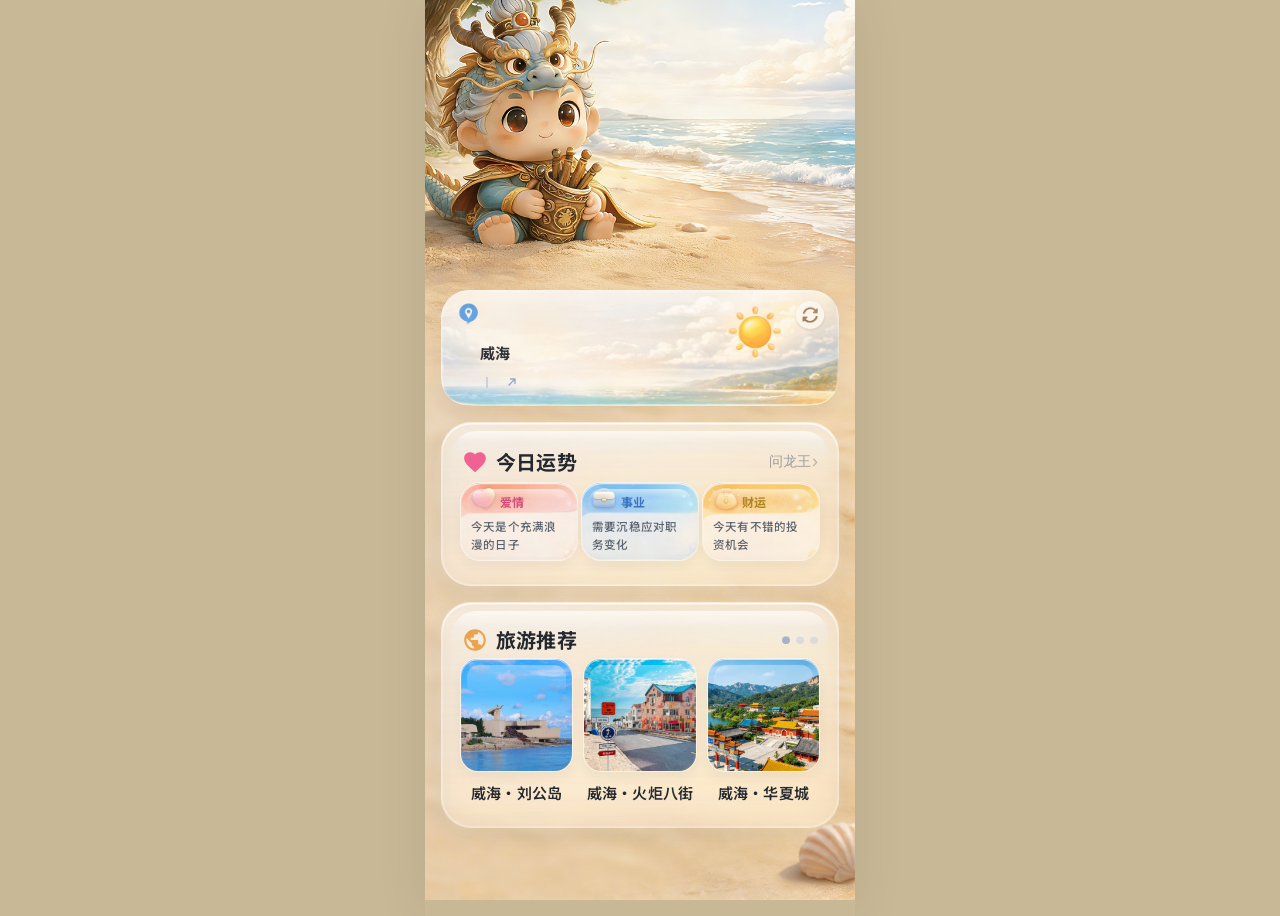
<file: show.html>
<!DOCTYPE html>
<html lang="zh-CN">

<head>
  <meta charset="UTF-8" />
  <meta name="viewport" content="width=device-width,initial-scale=1,maximum-scale=1,user-scalable=no" />
  <title>龙宝宝生活助手</title>
  <style>
    @import url('https://fonts.googleapis.com/css2?family=Noto+Sans+SC:wght@300;400;500;600;700&display=swap');

    :root {
      --page-max: 430px;
      --glass-radius: 30px;
      --mini-radius: 20px;
    }

    * {
      margin: 0;
      padding: 0;
      box-sizing: border-box;
      -webkit-tap-highlight-color: transparent;
    }

    html,
    body {
      min-height: 100%;
      height: 100%;
    }

    body {
      font-family: 'Noto Sans SC', -apple-system, BlinkMacSystemFont, "PingFang SC", "Hiragino Sans GB", "Microsoft YaHei", sans-serif;
      background: #c8b896;
      overflow-x: hidden;
      -webkit-font-smoothing: antialiased;
      text-rendering: optimizeLegibility;
    }

    .page {
      position: relative;
      max-width: var(--page-max);
      min-height: 100vh;
      min-height: 100dvh;
      margin: 0 auto;
      overflow: hidden;
    }

    /* ========== 全屏背景 — 自适应铺满 ========== */
    .page-bg {
      position: fixed;
      top: 0;
      left: 50%;
      transform: translateX(-50%);
      width: 100%;
      max-width: var(--page-max);
      /* 撑满整个视口高度，包含动态工具栏 */
      height: 100vh;
      height: 100dvh;
      z-index: 0;
      pointer-events: none;
    }

    .page-bg img {
      width: 100%;
      height: 100%;
      /* cover 保证任何尺寸都铺满，不留白边 */
      object-fit: cover;
      /* 顶部对齐，角色头部不被裁切 */
      object-position: top center;
      /* 轻微降饱和避免与玻璃卡片叠色 */
      filter: saturate(0.90) brightness(1.02) contrast(0.98);
      /* 禁止图片被选中/拖拽 */
      user-select: none;
      -webkit-user-drag: none;
      display: block;
    }

    .content {
      position: relative;
      z-index: 2;
      padding-bottom: 42px;
    }

    .top-spacer {
      height: 56vw;
      max-height: 290px;
    }

    /* ========== 天气卡片 ========== */
    .weather-card {
      position: relative;
      margin: 0 16px 16px;
      border-radius: 28px;
      overflow: hidden;
      box-shadow:
        0 8px 22px rgba(34, 44, 62, 0.08),
        inset 0 1px 0 rgba(255, 255, 255, 0.24);
    }

    .weather-card .card-bg {
      position: relative;
    }

    .weather-card .card-bg img {
      width: 100%;
      height: auto;
      display: block;
      object-fit: contain;
    }

    .weather-body {
      position: absolute;
      left: 0;
      right: 0;
      bottom: 0;
      z-index: 3;
      padding: 12px 24px 22px;
    }

    .w-loc {
      display: flex;
      align-items: center;
      margin-left: 15px;
      transform: translateY(2px);
    }

    .w-loc .city {
      font-size: 15px;
      font-weight: 700;
      color: rgba(20, 24, 32, 0.88);
      letter-spacing: .3px;
    }

    .w-temp {
      font-size: 30px;
      font-weight: 300;
      line-height: 1.05;
      letter-spacing: -0.6px;
      color: rgba(16, 20, 28, 0.94);
      margin: 0 0 6px;
      margin-left: 8px;
      transform: translateY(6px);
    }

    .w-detail {
      display: flex;
      align-items: center;
      font-size: 12px;
      color: rgba(74, 84, 98, 0.82);
      margin-left: 8px;
      transform: translateY(6px);
    }

    .w-detail .sep {
      margin: 0 8px;
      color: rgba(166, 176, 194, 0.92);
    }

    .w-detail .trend {
      margin-left: 5px;
      display: inline-flex;
      align-items: center;
    }

    .w-detail .trend svg {
      width: 12px;
      height: 12px;
    }

    /* ========== 极冷白 Liquid Glass 主卡片 ========== */
    .g-card {
      position: relative;
      margin: 0 16px 16px;
      padding: 22px 18px 24px;
      border-radius: var(--glass-radius);
      overflow: hidden;
      isolation: isolate;

      background:
        linear-gradient(180deg,
          rgba(255, 255, 255, 0.18) 0%,
          rgba(234, 242, 255, 0.16) 40%,
          rgba(240, 247, 255, 0.13) 100%);

      -webkit-backdrop-filter:
        blur(16px) saturate(102%) brightness(1.07) contrast(1.02);
      backdrop-filter:
        blur(16px) saturate(102%) brightness(1.07) contrast(1.02);

      border: 1px solid rgba(255, 255, 255, 0.38);

      box-shadow:
        0 10px 22px rgba(34, 46, 66, 0.08),
        0 2px 8px rgba(255, 255, 255, 0.18),
        inset 0 1px 0 rgba(255, 255, 255, 0.62),
        inset 0 -1px 0 rgba(255, 255, 255, 0.08);
    }

    .g-card::before {
      content: "";
      position: absolute;
      inset: 0;
      border-radius: var(--glass-radius);
      pointer-events: none;
      z-index: 0;
      background:
        linear-gradient(180deg,
          rgba(210, 226, 255, 0.16) 0%,
          rgba(220, 234, 255, 0.12) 45%,
          rgba(235, 244, 255, 0.05) 100%);
    }

    .g-card> :not(.lg-base):not(.lg-specular):not(.lg-caustic):not(.lg-edge):not(.lg-rim) {
      position: relative;
      z-index: 6;
    }

    .lg-base {
      position: absolute;
      inset: 0;
      border-radius: var(--glass-radius);
      z-index: 1;
      pointer-events: none;
      background:
        radial-gradient(120% 90% at 0% 0%, rgba(255, 255, 255, 0.18) 0%, rgba(234, 242, 255, 0.10) 30%, transparent 58%),
        radial-gradient(80% 60% at 100% 0%, rgba(220, 232, 255, 0.12) 0%, transparent 48%),
        linear-gradient(180deg, rgba(255, 255, 255, 0.10), rgba(234, 242, 255, 0.04));
      mix-blend-mode: screen;
      opacity: .98;
    }

    .lg-specular {
      position: absolute;
      left: 10px;
      right: 10px;
      top: 8px;
      height: 36%;
      border-radius: 24px;
      z-index: 2;
      pointer-events: none;
      background:
        linear-gradient(180deg,
          rgba(255, 255, 255, 0.72) 0%,
          rgba(236, 244, 255, 0.30) 20%,
          rgba(236, 244, 255, 0.09) 46%,
          rgba(255, 255, 255, 0) 100%);
      opacity: .92;
    }

    .lg-caustic {
      position: absolute;
      left: -10%;
      right: -10%;
      bottom: -10px;
      height: 28%;
      z-index: 3;
      border-radius: 50%;
      pointer-events: none;
      background:
        radial-gradient(56% 100% at 16% 18%, rgba(255, 255, 255, 0.18) 0%, rgba(230, 240, 255, 0.08) 34%, transparent 66%),
        radial-gradient(42% 90% at 52% 30%, rgba(224, 236, 255, 0.12) 0%, rgba(232, 242, 255, 0.05) 36%, transparent 64%),
        radial-gradient(32% 70% at 84% 18%, rgba(255, 255, 255, 0.10) 0%, rgba(232, 242, 255, 0.04) 36%, transparent 64%);
      filter: blur(10px);
      opacity: .42;
      mix-blend-mode: screen;
    }

    .lg-edge {
      position: absolute;
      inset: 0;
      border-radius: var(--glass-radius);
      z-index: 4;
      pointer-events: none;
      box-shadow:
        inset 0 1.5px 0 rgba(255, 255, 255, 0.76),
        inset 1px 0 0 rgba(255, 255, 255, 0.16),
        inset -1px 0 0 rgba(255, 255, 255, 0.10),
        inset 0 -1px 0 rgba(255, 255, 255, 0.08),
        inset 0 0 0 1px rgba(255, 255, 255, 0.08);
    }

    .lg-rim {
      position: absolute;
      inset: 0;
      border-radius: var(--glass-radius);
      z-index: 5;
      pointer-events: none;
      box-shadow:
        0 0 0 1px rgba(255, 255, 255, 0.06),
        0 1px 0 rgba(255, 255, 255, 0.14);
    }

    /* ========== 标题区 ========== */
    .card-hd {
      display: flex;
      justify-content: space-between;
      align-items: center;
      margin-bottom: 4px;
      padding: 0 2px;
    }

    .card-hd-title {
      display: flex;
      align-items: center;
      gap: 8px;
      font-size: 20px;
      font-weight: 700;
      color: rgba(22, 28, 36, 0.94);
      letter-spacing: .2px;
    }

    .card-hd-title .ico {
      width: 26px;
      height: 26px;
      display: flex;
      align-items: center;
      justify-content: center;
    }

    .card-hd-title .ico svg {
      width: 100%;
      height: 100%;
    }

    .card-more {
      border: none;
      background: none;
      cursor: pointer;
      padding: 6px 0;
      display: flex;
      align-items: center;
      gap: 1px;
      font-size: 14px;
      font-weight: 500;
      color: rgba(88, 102, 126, 0.58);
    }

    .card-more .arr {
      font-size: 18px;
      color: rgba(88, 102, 126, 0.42);
    }

    /* ========== 运势三列 ========== */
    .fortune-grid {
      display: flex;
      gap: 3px;
    }

    .fortune-col {
      position: relative;
      flex: 1;
      min-width: 0;
      border-radius: var(--mini-radius);
      overflow: hidden;
      isolation: isolate;
      background:
        linear-gradient(180deg, rgba(255, 255, 255, 0.18), rgba(236, 243, 255, 0.10));
      -webkit-backdrop-filter: blur(12px) saturate(105%) brightness(1.04);
      backdrop-filter: blur(12px) saturate(105%) brightness(1.04);
      border: 1px solid rgba(255, 255, 255, 0.28);
      box-shadow:
        0 5px 12px rgba(36, 46, 66, 0.06),
        inset 0 1px 0 rgba(255, 255, 255, 0.48),
        inset 0 -1px 0 rgba(255, 255, 255, 0.08);
    }

    .fortune-col::before {
      content: "";
      position: absolute;
      left: 6px;
      right: 6px;
      top: 6px;
      height: 36%;
      border-radius: 14px;
      pointer-events: none;
      z-index: 2;
      background:
        linear-gradient(180deg,
          rgba(255, 255, 255, 0.56) 0%,
          rgba(236, 244, 255, 0.18) 32%,
          rgba(255, 255, 255, 0) 100%);
    }

    .fortune-col::after {
      content: "";
      position: absolute;
      inset: 0;
      border-radius: var(--mini-radius);
      pointer-events: none;
      z-index: 3;
      box-shadow:
        inset 0 1.2px 0 rgba(255, 255, 255, 0.68),
        inset 1px 0 0 rgba(255, 255, 255, 0.10),
        inset -1px 0 0 rgba(255, 255, 255, 0.08),
        inset 0 -1px 0 rgba(255, 255, 255, 0.06);
    }

    .fortune-col .fc-bg-img {
      width: 100%;
      display: block;
      border-radius: var(--mini-radius);
      position: relative;
      z-index: 1;
      opacity: .92;
      transform: scale(1.10);
      transform-origin: center center;
    }

    .fortune-col .fc-content {
      position: absolute;
      left: 0;
      right: 0;
      bottom: 0;
      z-index: 4;
      padding: 0 10px 12px;
      height: 58%;
      display: flex;
      flex-direction: column;
      justify-content: flex-start;
    }

    .f-tag {
      display: inline-flex;
      align-items: center;
      padding: 4px 9px;
      border-radius: 16px;
      font-size: 12px;
      font-weight: 700;
      white-space: nowrap;
      align-self: flex-start;
      margin-bottom: 6px;
      transform: translate(20px, -27px);
      background: none !important;
    }

    .fortune-col.love .f-tag {
      color: #d64f77;
    }

    .fortune-col.career .f-tag {
      color: #3976bf;
    }

    .fortune-col.wealth .f-tag {
      color: #b08425;
    }

    .f-desc {
      font-size: 11.5px;
      color: rgba(82, 90, 102, 0.94);
      line-height: 1.6;
      letter-spacing: 0.2px;
      font-weight: 500;
      transform: translate(0, -30px);
    }

    /* ========== 旅游推荐 ========== */
    .dots {
      display: flex;
      gap: 6px;
      align-items: center;
    }

    .dots i {
      display: block;
      width: 8px;
      height: 8px;
      border-radius: 50%;
      background: rgba(178, 192, 220, 0.38);
      font-style: normal;
      box-shadow: inset 0 1px 0 rgba(255, 255, 255, 0.35);
    }

    .dots i:first-child {
      background: rgba(132, 150, 190, 0.68);
    }

    .travel-grid {
      display: flex;
      gap: 10px;
    }

    .travel-col {
      flex: 1;
      min-width: 0;
      cursor: pointer;
    }

    .travel-col:active {
      transform: scale(.98);
      transition: transform .15s;
    }

    .travel-thumb {
      position: relative;
      width: 100%;
      aspect-ratio: 1/1;
      border-radius: 18px;
      overflow: hidden;
      margin-bottom: 10px;
      background: rgba(255, 255, 255, 0.12);
      -webkit-backdrop-filter: blur(10px) saturate(105%);
      backdrop-filter: blur(10px) saturate(105%);
      border: 1px solid rgba(255, 255, 255, 0.26);
      box-shadow:
        0 5px 12px rgba(36, 46, 66, 0.06),
        inset 0 1px 0 rgba(255, 255, 255, 0.48);
    }

    .travel-thumb::before {
      content: "";
      position: absolute;
      left: 6px;
      right: 6px;
      top: 6px;
      height: 28%;
      border-radius: 12px;
      pointer-events: none;
      background:
        linear-gradient(180deg, rgba(255, 255, 255, 0.34), rgba(236, 244, 255, 0));
      z-index: 2;
    }

    .travel-thumb::after {
      content: "";
      position: absolute;
      inset: 0;
      border-radius: 18px;
      pointer-events: none;
      box-shadow:
        inset 0 1px 0 rgba(255, 255, 255, 0.64),
        inset 1px 0 0 rgba(255, 255, 255, 0.08),
        inset -1px 0 0 rgba(255, 255, 255, 0.06);
      z-index: 3;
    }

    .travel-thumb img {
      width: 100%;
      height: 100%;
      object-fit: cover;
      display: block;
    }

    .travel-name {
      font-size: 15px;
      font-weight: 600;
      color: rgba(24, 30, 38, 0.94);
      text-align: center;
      letter-spacing: .2px;
    }

    /* ========== 响应式 ========== */
    @media (min-width:431px) {
      .page {
        box-shadow: 0 0 50px rgba(0, 0, 0, 0.08);
      }
    }

    @media (max-width:374px) {
      .top-spacer {
        height: 52vw
      }

      .w-temp {
        font-size: 26px
      }

      .g-card {
        padding: 18px 14px 20px;
        margin: 0 12px 12px
      }

      .weather-card {
        margin: 0 12px 12px
      }

      .f-tag {
        font-size: 10.5px !important;
        padding: 3px 7px !important
      }

      .f-desc {
        font-size: 10.5px
      }

      .travel-name {
        font-size: 13px
      }

      .card-hd-title {
        font-size: 18px
      }
    }
  </style>
</head>

<body>

  <div class="page">

    <div class="page-bg">
      <img src="assets/bg-full.jpg" alt="背景">
    </div>

    <div class="content">
      <div class="top-spacer"></div>

      <!-- 天气卡片 -->
      <div class="weather-card">
        <div class="card-bg">
          <img src="assets/weather-bg.png" alt="">
        </div>
        <div class="weather-body">
          <div class="w-loc">
            <span class="city">威海</span>
          </div>
          <div class="w-temp" id="temperature"></div>
          <div class="w-detail">
            <span id="windDirection"></span>
            <span class="sep">丨</span>
            <span id="humidity"></span>
            <span class="trend">
              <svg viewBox="0 0 16 16" fill="none">
                <path d="M4 12L12 4M12 4H6M12 4V10" stroke="#96a8c6" stroke-width="1.8" stroke-linecap="round"
                  stroke-linejoin="round" />
              </svg>
            </span>
          </div>
        </div>
      </div>

      <!-- 今日运势 -->
      <div class="g-card">
        <span class="lg-base"></span>
        <span class="lg-specular"></span>
        <span class="lg-caustic"></span>
        <span class="lg-edge"></span>
        <span class="lg-rim"></span>

        <div class="card-hd">
          <div class="card-hd-title">
            <span class="ico">
              <svg viewBox="0 0 24 24" width="24" height="24">
                <path d="M12 21.35l-1.45-1.32C5.4 15.36 2 12.28 2 8.5
                       2 5.42 4.42 3 7.5 3c1.74 0 3.41.81 4.5 2.09
                       C13.09 3.81 14.76 3 16.5 3 19.58 3 22 5.42 22 8.5
                       c0 3.78-3.4 6.86-8.55 11.54L12 21.35z" fill="#F06292" />
              </svg>
            </span>
            <span>今日运势</span>
          </div>
          <button class="card-more" onclick="location.href='index.html'">问龙王<span class="arr">›</span></button>
        </div>

        <div class="fortune-grid">
          <div class="fortune-col love">
            <img class="fc-bg-img" src="assets/fortune-love-bg.png" alt="">
            <div class="fc-content">
              <div class="f-tag">爱情</div>
              <div class="f-desc">今天是个充满浪漫的日子</div>
            </div>
          </div>

          <div class="fortune-col career">
            <img class="fc-bg-img" src="assets/fortune-career-bg.png" alt="">
            <div class="fc-content">
              <div class="f-tag">事业</div>
              <div class="f-desc">需要沉稳应对职务变化</div>
            </div>
          </div>

          <div class="fortune-col wealth">
            <img class="fc-bg-img" src="assets/fortune-wealth-bg.png" alt="">
            <div class="fc-content">
              <div class="f-tag">财运</div>
              <div class="f-desc">今天有不错的投资机会</div>
            </div>
          </div>
        </div>
      </div>

      <!-- 旅游推荐 — 威海本地景点 -->
      <div class="g-card">
        <span class="lg-base"></span>
        <span class="lg-specular"></span>
        <span class="lg-caustic"></span>
        <span class="lg-edge"></span>
        <span class="lg-rim"></span>

        <div class="card-hd">
          <div class="card-hd-title">
            <span class="ico">
              <svg viewBox="0 0 24 24" width="24" height="24">
                <path d="M12 2C6.48 2 2 6.48 2 12s4.48 10 10 10
                       10-4.48 10-10S17.52 2 12 2zm-1 17.93
                       c-3.95-.49-7-3.85-7-7.93 0-.62.08-1.21.21-1.79
                       L9 15v1c0 1.1.9 2 2 2v1.93zm6.9-2.54
                       c-.26-.81-1-1.39-1.9-1.39h-1v-3c0-.55-.45-1-1-1
                       H8v-2h2c.55 0 1-.45 1-1V7h2c1.1 0 2-.9 2-2v-.41
                       c2.93 1.19 5 4.06 5 7.41 0 2.08-.8 3.97-2.1 5.39z" fill="#E8A44E" />
              </svg>
            </span>
            <span>旅游推荐</span>
          </div>
          <div class="dots"><i></i><i></i><i></i></div>
        </div>

        <div class="travel-grid">

          <!-- 威海·刘公岛 -->
          <div class="travel-col">
            <div class="travel-thumb">
              <img src="assets/img-beijing.png" alt="刘公岛">
            </div>
            <div class="travel-name">威海·刘公岛</div>
          </div>

          <!-- 威海·成山头 -->
          <div class="travel-col">
            <div class="travel-thumb">
              <img src="assets/img-shanghai.png" alt="成山头">
            </div>
            <div class="travel-name">威海·火炬八街</div>
          </div>

          <!-- 威海·华夏城 -->
          <div class="travel-col">
            <div class="travel-thumb">
              <img src="assets/img-xian.png" alt="华夏城">
            </div>
            <div class="travel-name">威海·华夏城</div>
          </div>

        </div>
      </div>

      <div style="height:30px"></div>
    </div>
  </div>
</body>
<script type="text/javascript">
  window._AMapSecurityConfig = {
    securityJsCode: "a1e45b3fe32357e83c1d049d7a59bc6a",
  };
</script>
<script type="text/javascript" src="https://webapi.amap.com/maps?v=2.0&key=344345526ae85041418d2af9dd558b5f"></script>
<script type="text/javascript">
  //加载天气查询插件
  AMap.plugin('AMap.Weather', function () {
    //创建天气查询实例
    var weather = new AMap.Weather();

    //执行实时天气信息查询
    weather.getLive('威海市', function (err, data) {
      if (!err) {
        document.getElementById("temperature").innerText = data.temperature + "°C";
        document.getElementById("windDirection").innerText = data.windDirection + "风" + data.windPower + "级";
        document.getElementById("humidity").innerText = "湿度 " + data.humidity;
        console.log(err, data);
      }
    });
  });
</script>

</html>
</file>
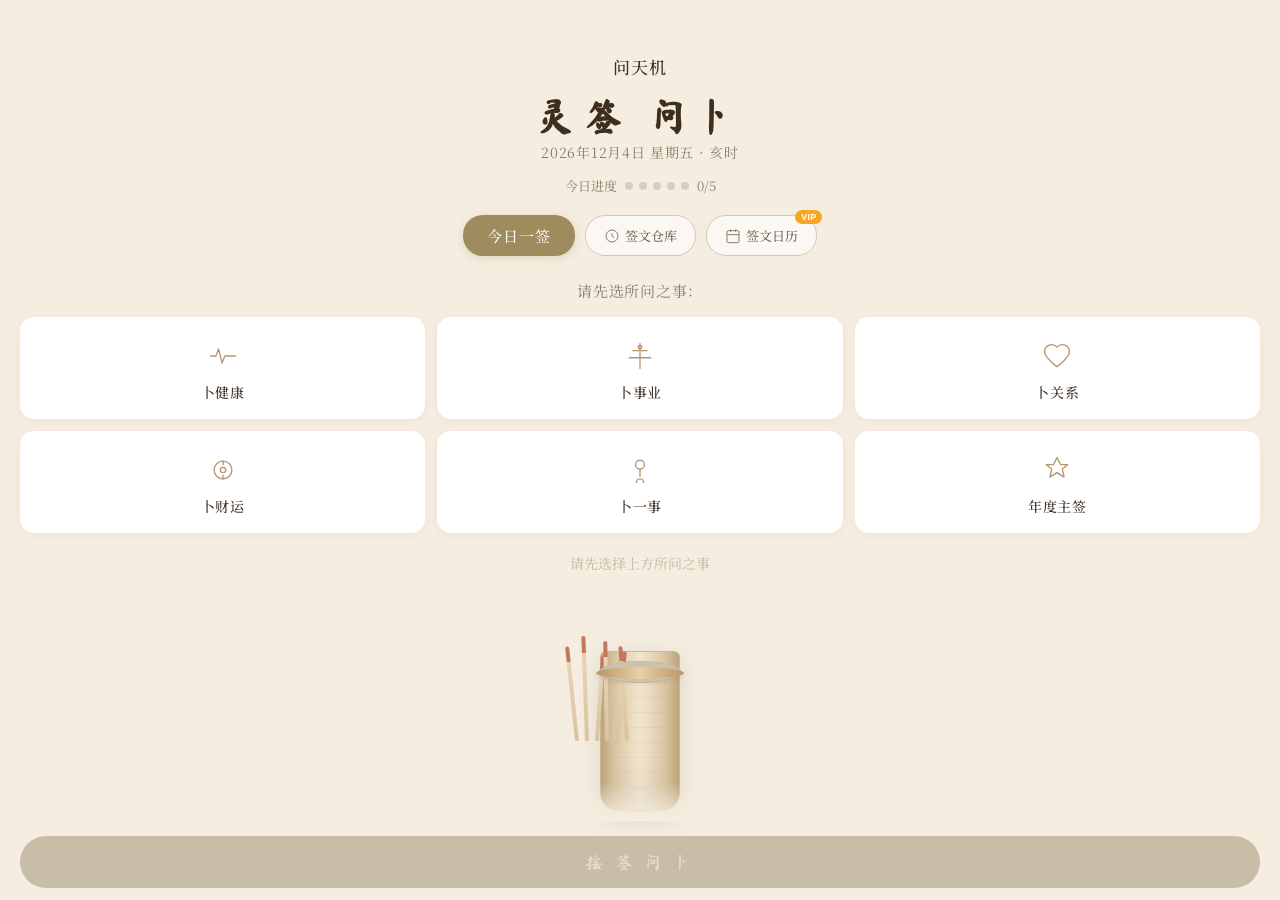
<file: test.html>
<!DOCTYPE html>
<html lang="zh-CN">
<head>
<meta charset="UTF-8">
<meta name="viewport" content="width=device-width,initial-scale=1,maximum-scale=1,user-scalable=no">
<meta name="theme-color" content="#F5EDDF">
<title>灵签问卜</title>
<link href="https://fonts.googleapis.com/css2?family=Ma+Shan+Zheng&family=Noto+Serif+SC:wght@400;600;700;900&display=swap" rel="stylesheet">
<style>
/*========== RESET ==========*/
*{margin:0;padding:0;box-sizing:border-box;-webkit-tap-highlight-color:transparent}
html{height:100%;overflow:hidden}
body{height:100%;overflow:hidden;overscroll-behavior:none;
  background:#F5EDDF;color:#3D2E1E;
  font-family:'Noto Serif SC','STSong','SimSun','PingFang SC',serif}

/*========== PARTICLES ==========*/
#particleCanvas{position:fixed;top:0;left:0;width:100%;height:100%;pointer-events:none;z-index:200;opacity:.45}

/*========== SCREEN SYSTEM ==========*/
.screen{position:fixed;inset:0;opacity:0;visibility:hidden;
  transition:opacity .5s ease,visibility .5s ease;
  background:#F5EDDF;z-index:1}
.screen.active{opacity:1;visibility:visible;z-index:10}

/*========== NAVBAR ==========*/
.navbar{height:44px;display:flex;align-items:center;justify-content:center;
  position:relative;padding:0 16px;background:transparent}
.navbar .back{position:absolute;left:16px;top:50%;transform:translateY(-50%);
  font-size:22px;color:#8C7B6B;cursor:pointer;width:36px;height:36px;
  display:flex;align-items:center;justify-content:center;border:none;background:none}
.navbar .nav-title{font-size:17px;font-weight:500;color:#3D2E1E;letter-spacing:.05em}
.status-bar{height:env(safe-area-inset-top,44px);min-height:44px;background:transparent}

/*========== HOME SCREEN ==========*/
.home-scroll{position:absolute;top:0;left:0;right:0;bottom:0;
  overflow-y:auto;-webkit-overflow-scrolling:touch;padding-bottom:90px}
.home-scroll::-webkit-scrollbar{display:none}

/* Header */
.home-header{text-align:center;padding:10px 20px 0}
.home-title{font-family:'Ma Shan Zheng','Noto Serif SC',serif;
  font-size:38px;color:#3D2E1E;letter-spacing:.25em;
  margin-bottom:6px;font-weight:900}
.home-subtitle{font-size:14px;color:#8C7B6B;margin-bottom:14px;letter-spacing:.05em}
.progress-row{display:flex;align-items:center;justify-content:center;gap:8px}
.progress-label{font-size:13px;color:#8C7B6B}
.progress-dots{display:flex;gap:6px}
.progress-dot{width:8px;height:8px;border-radius:50%;background:#D9CEBD;
  transition:background .3s}
.progress-dot.filled{background:#B8956A}
.progress-count{font-size:13px;color:#8C7B6B}

/* Action Buttons Row */
.action-row{display:flex;justify-content:center;gap:10px;padding:20px 16px 0;flex-wrap:wrap}
.btn-primary{padding:10px 24px;background:#9E8C5E;color:#fff;border:none;
  border-radius:20px;font-size:15px;font-weight:500;cursor:pointer;
  font-family:'Noto Serif SC',serif;letter-spacing:.08em;
  transition:all .15s;box-shadow:0 2px 8px rgba(158,140,94,.25)}
.btn-primary:active{transform:scale(.95);box-shadow:0 1px 4px rgba(158,140,94,.3)}
.btn-outline{padding:10px 18px;background:rgba(255,255,255,.6);
  border:1px solid #D4C9B8;border-radius:20px;font-size:13px;color:#5C4E3C;
  cursor:pointer;font-family:'Noto Serif SC',serif;display:flex;align-items:center;gap:5px;
  transition:all .15s;position:relative}
.btn-outline:active{transform:scale(.95);background:rgba(255,255,255,.9)}
.btn-outline svg{width:16px;height:16px;stroke:#8C7B6B;fill:none;stroke-width:1.5}
.vip-badge{position:absolute;top:-6px;right:-6px;background:#F5A623;color:#fff;
  font-size:9px;font-weight:700;padding:2px 6px;border-radius:8px;
  font-family:'PingFang SC',sans-serif;letter-spacing:.02em}

/* Category Section */
.section-label{text-align:center;font-size:15px;color:#8C7B6B;padding:24px 0 16px;
  letter-spacing:.05em}
.category-grid{display:grid;grid-template-columns:repeat(3,1fr);gap:12px;padding:0 20px}
.cat-card{background:#fff;border-radius:14px;padding:20px 8px 16px;text-align:center;
  cursor:pointer;transition:all .2s;position:relative;
  border:1.5px solid transparent;
  box-shadow:0 2px 10px rgba(0,0,0,.04)}
.cat-card:active{transform:scale(.96)}
.cat-card.selected{border-color:#B8956A;background:#FBF6EE;
  box-shadow:0 2px 12px rgba(184,149,106,.15)}
.cat-card.done{background:#F0EBE2;border-color:#E0D6C6}
.cat-icon{width:36px;height:36px;margin:0 auto 8px;display:flex;align-items:center;justify-content:center}
.cat-icon svg{width:32px;height:32px;stroke:#B8956A;fill:none;stroke-width:1.5;stroke-linecap:round;stroke-linejoin:round}
.cat-name{font-size:14px;font-weight:500;color:#3D2E1E;letter-spacing:.05em}
.cat-done-char{font-family:'Ma Shan Zheng',cursive;font-size:38px;color:#C4A882;
  line-height:1.1;margin:2px 0}
.cat-done-label{font-size:11px;color:#B8A48C}
.cat-done-top{font-size:11px;color:#8C7B6B;margin-bottom:2px}

/* Stick Illustration (replaces tortoise shell) */
.stick-preview{text-align:center;padding:20px 0 10px;position:relative}
.preview-hint{font-size:14px;color:#C4B8A4;margin-bottom:18px}
.stick-illustration{width:160px;margin:0 auto;position:relative;height:220px}
.illust-body{position:absolute;bottom:0;left:50%;transform:translateX(-50%);
  width:80px;height:160px;
  background:linear-gradient(90deg,#C4A87A 0%,#D8C4A0 15%,#E8D8BC 35%,
    #F0E4CC 50%,#E8D8BC 65%,#D8C4A0 85%,#C4A87A 100%);
  border-radius:6px 6px 18px 18px;
  box-shadow:0 8px 25px rgba(0,0,0,.1),inset 0 -20px 30px rgba(0,0,0,.06);
  border:1px solid #C5B99A}
.illust-body::before{content:'';position:absolute;inset:8px 12px;
  background:repeating-linear-gradient(0deg,transparent,transparent 14px,
    rgba(0,0,0,.03) 14px,rgba(0,0,0,.03) 15px);border-radius:4px}
.illust-rim{position:absolute;bottom:132px;left:50%;transform:translateX(-50%);
  width:88px;height:12px;
  background:linear-gradient(90deg,#B8956A,#D4B888 30%,#E8D0A8 50%,#D4B888 70%,#B8956A);
  border-radius:50%;z-index:4;box-shadow:0 2px 6px rgba(0,0,0,.1)}
.illust-top{position:absolute;bottom:128px;left:50%;transform:translateX(-50%);
  width:82px;height:22px;background:#D9CEBD;border-radius:50%;z-index:3;
  border:1px solid #C5B99A;
  box-shadow:inset 0 4px 8px rgba(0,0,0,.08)}
.illust-stick{position:absolute;width:4px;border-radius:2px 2px 1px 1px;z-index:2;
  background:linear-gradient(to bottom,#C4785A 0%,#C4785A 16%,#E8D4B4 16%,#D8C4A0 100%);
  transform-origin:bottom center}
/* fade bottom */
.stick-preview::after{content:'';position:absolute;bottom:0;left:0;right:0;height:40px;
  background:linear-gradient(transparent,#F5EDDF);pointer-events:none}

/* Fixed CTA */
.fixed-cta{position:fixed;bottom:0;left:0;right:0;padding:12px 20px;
  padding-bottom:calc(12px + env(safe-area-inset-bottom,20px));
  background:linear-gradient(transparent,#F5EDDF 30%);z-index:100}
.cta-btn{width:100%;height:52px;border:none;border-radius:26px;
  font-family:'Ma Shan Zheng','Noto Serif SC',serif;font-size:18px;
  letter-spacing:.2em;cursor:pointer;transition:all .2s;
  display:flex;align-items:center;justify-content:center;gap:6px}
.cta-btn.enabled{background:#9E8C5E;color:#FFF;
  box-shadow:0 4px 15px rgba(158,140,94,.35)}
.cta-btn.enabled:active{transform:scale(.97);box-shadow:0 2px 8px rgba(158,140,94,.4)}
.cta-btn.disabled{background:#C8BEA8;color:#E8DFD0;pointer-events:none}

/*========== INCENSE SCREEN ==========*/
#screen-incense{display:flex;flex-direction:column;align-items:center;
  justify-content:center;background:#F5EDDF}
.incense-section{text-align:center;position:relative;z-index:2}
.incense-title{font-family:'Ma Shan Zheng',cursive;font-size:28px;color:#3D2E1E;
  letter-spacing:.2em;margin-bottom:6px}
.incense-sub{font-size:14px;color:#8C7B6B;margin-bottom:30px}
.incense-sticks{display:flex;gap:36px;justify-content:center;margin-bottom:20px;min-height:160px;align-items:flex-end}
.inc-stick{width:5px;height:130px;border-radius:2px;cursor:pointer;position:relative;
  background:linear-gradient(to bottom,#888 0%,#888 4%,#C4A070 4%,#A88860 100%);
  transition:all .3s}
.inc-stick .inc-tip{position:absolute;top:-5px;left:50%;transform:translateX(-50%);
  width:7px;height:7px;background:radial-gradient(circle,#FF6A00,#C41E3A);
  border-radius:50%;opacity:0;transition:opacity .5s;
  box-shadow:0 0 6px #FF6A00,0 0 12px rgba(255,106,0,.3)}
.inc-stick.lit .inc-tip{opacity:1;animation:glow 1.5s ease-in-out infinite alternate}
.inc-stick .inc-smoke{position:absolute;top:-25px;left:50%;transform:translateX(-50%);
  width:16px;height:24px;opacity:0;transition:opacity .8s;
  background:radial-gradient(ellipse,rgba(180,170,155,.3),transparent);
  animation:smokeUp 3s ease-in-out infinite;filter:blur(2px)}
.inc-stick.lit .inc-smoke{opacity:1}
@keyframes glow{0%{box-shadow:0 0 4px #FF6A00}100%{box-shadow:0 0 10px #FF6A00,0 0 18px rgba(255,150,50,.3)}}
@keyframes smokeUp{0%{transform:translateX(-50%) translateY(0) scale(1);opacity:.25}
  100%{transform:translateX(-50%) translateY(-25px) scale(1.4);opacity:0}}

.incense-hint{font-size:15px;color:#B8956A;opacity:0;transition:opacity .5s;margin-bottom:10px}
.incense-hint.show{opacity:1}
.wish-box{width:80%;max-width:280px;margin:0 auto 16px;opacity:0;transition:opacity .5s;pointer-events:none}
.wish-box.show{opacity:1;pointer-events:auto}
.wish-input{width:100%;padding:12px 16px;background:rgba(255,255,255,.5);
  border:1px solid #D4C9B8;border-radius:10px;font-size:15px;
  font-family:'Noto Serif SC',serif;color:#3D2E1E;text-align:center;outline:none}
.wish-input::placeholder{color:#C4B8A4}
.wish-input:focus{border-color:#B8956A;background:rgba(255,255,255,.8)}

.bow-section{opacity:0;transition:opacity .5s;text-align:center}
.bow-section.show{opacity:1}
.bow-btn{width:70px;height:70px;border-radius:50%;border:2px solid #B8956A;
  background:rgba(255,255,255,.4);color:#9E8C5E;
  font-family:'Ma Shan Zheng',cursive;font-size:22px;cursor:pointer;
  transition:all .15s}
.bow-btn:active{transform:scale(.88);background:rgba(184,149,106,.15)}
.bow-count{font-size:13px;color:#8C7B6B;margin-top:8px}

/*========== SHAKE SCREEN ==========*/
#screen-shake{display:flex;flex-direction:column;align-items:center;
  background:linear-gradient(180deg,#F5EDDF 0%,#EDE3D2 50%,#E8DBCA 100%)}
.shake-content{flex:1;display:flex;flex-direction:column;align-items:center;
  justify-content:center;width:100%;padding:0 20px}
.shake-title{font-family:'Ma Shan Zheng',cursive;font-size:26px;color:#3D2E1E;
  letter-spacing:.15em;margin-bottom:4px}
.shake-hint{font-size:14px;color:#8C7B6B;margin-bottom:20px;
  animation:breathe 2.5s ease-in-out infinite}
@keyframes breathe{0%,100%{opacity:.5}50%{opacity:1}}

.qt-wrapper{position:relative;width:180px;height:340px;z-index:2;
  transition:transform .08s ease}
.qt-body{position:absolute;bottom:0;left:50%;transform:translateX(-50%);
  width:100px;height:220px;
  background:linear-gradient(90deg,#B8956A 0%,#D4B888 12%,#E8D4B4 28%,
    #F0E4CC 42%,#F5ECD8 50%,#F0E4CC 58%,#E8D4B4 72%,#D4B888 88%,#B8956A 100%);
  border-radius:6px 6px 22px 22px;
  box-shadow:0 10px 35px rgba(0,0,0,.12),inset 0 -25px 35px rgba(0,0,0,.06);
  border:1px solid #C5B99A}
.qt-body::before{content:'';position:absolute;inset:8px 14px;
  background:repeating-linear-gradient(0deg,transparent,transparent 16px,
    rgba(0,0,0,.025) 16px,rgba(0,0,0,.025) 17px);border-radius:4px}
.qt-rim{position:absolute;top:92px;left:50%;transform:translateX(-50%);
  width:110px;height:13px;
  background:linear-gradient(90deg,#A07D50,#C9A76C 25%,#E0C890 50%,#C9A76C 75%,#A07D50);
  border-radius:50%;z-index:4;box-shadow:0 2px 6px rgba(0,0,0,.1)}
.qt-top{position:absolute;top:88px;left:50%;transform:translateX(-50%);
  width:104px;height:28px;background:#E8DCC8;border-radius:50%;z-index:3;
  border:1px solid #C5B99A;box-shadow:inset 0 5px 12px rgba(0,0,0,.06)}
.qt-sticks{position:absolute;top:30px;left:50%;transform:translateX(-50%);
  width:74px;height:80px;z-index:2}
.qt-stick{position:absolute;width:4.5px;bottom:0;border-radius:2px 2px 1px 1px;
  background:linear-gradient(to bottom,#C4785A 0%,#C4785A 16%,#EAD8B8 16%,#D8C4A0 100%);
  transform-origin:bottom center;transition:transform .06s ease}

.fallen-s{position:absolute;bottom:20px;left:50%;width:5px;height:150px;
  border-radius:2px;z-index:5;opacity:0;
  background:linear-gradient(to bottom,#C4785A 0%,#C4785A 16%,#EAD8B8 16%,#D8C4A0 100%);
  transform:translateX(-50%)}
.fallen-s.fall{animation:sFall 1s cubic-bezier(.22,.68,.36,1.15) forwards}
@keyframes sFall{
  0%{opacity:1;transform:translateX(-50%) translateY(-100px) rotate(0)}
  35%{opacity:1;transform:translateX(-50%) translateY(-140px) rotate(-12deg)}
  70%{transform:translateX(30px) translateY(70px) rotate(-78deg)}
  85%{transform:translateX(34px) translateY(62px) rotate(-83deg)}
  100%{opacity:1;transform:translateX(30px) translateY(66px) rotate(-80deg)}}

.s-number{position:absolute;bottom:55px;right:10px;
  font-family:'Ma Shan Zheng',cursive;font-size:20px;color:#B8956A;
  opacity:0;z-index:6;transition:opacity .5s .8s}
.s-number.show{opacity:1}

.shake-bar-wrap{width:50%;max-width:180px;height:4px;background:rgba(184,149,106,.15);
  border-radius:2px;margin-top:16px;overflow:hidden}
.shake-bar{height:100%;width:0;background:linear-gradient(90deg,#B8956A,#D4A84C);
  border-radius:2px;transition:width .12s ease}

.shake-status{font-size:13px;color:#8C7B6B;margin-top:10px}

/*========== RESULT SCREEN ==========*/
#screen-result{display:flex;flex-direction:column;align-items:center;
  justify-content:center;padding:20px;
  background:linear-gradient(180deg,#F5EDDF,#EDE3D2)}
.result-card{width:92%;max-width:360px;padding:30px 24px;position:relative;
  background:linear-gradient(145deg,#FFFAF0,#F8F0E0,#FFF8EC);
  border-radius:16px;transform:scale(0);transition:transform .5s cubic-bezier(.34,1.56,.64,1);
  box-shadow:0 8px 40px rgba(0,0,0,.08),0 1px 3px rgba(0,0,0,.04);
  max-height:82vh;overflow-y:auto;border:1px solid #E8DCC8}
.result-card.show{transform:scale(1)}
.result-card::-webkit-scrollbar{display:none}
/* inner border */
.result-card::after{content:'';position:absolute;inset:10px;
  border:1px solid rgba(184,149,106,.2);border-radius:10px;pointer-events:none}

.res-header{text-align:center;padding-bottom:16px;border-bottom:1px solid #E8DCC8;margin-bottom:16px}
.res-num{font-size:15px;color:#8C7B6B;margin-bottom:8px;letter-spacing:.08em}
.res-level{display:inline-block;padding:5px 20px;border:2px solid #B8956A;color:#B8956A;
  font-family:'Ma Shan Zheng',cursive;font-size:22px;letter-spacing:.15em;
  transform:rotate(-2deg);border-radius:4px;position:relative}

.res-poem{text-align:center;margin:20px 0;line-height:2.4;
  font-family:'Ma Shan Zheng',cursive;font-size:18px;color:#3D2E1E;letter-spacing:.08em}
.poem-ln{display:block}

.res-divider{display:flex;align-items:center;gap:10px;margin:16px 0;color:#B8956A}
.res-divider::before,.res-divider::after{content:'';flex:1;height:1px;
  background:linear-gradient(90deg,transparent,#D4C9B8,transparent)}
.res-divider span{font-size:12px;white-space:nowrap;letter-spacing:.1em}

.res-interp{font-size:15px;line-height:1.9;color:#5C4E3C;text-indent:2em;
  text-align:justify;margin-bottom:14px}

.res-details{display:grid;grid-template-columns:1fr 1fr;gap:8px;margin-top:6px}
.det-item{padding:10px;background:rgba(184,149,106,.06);border-radius:8px;
  border-left:3px solid #B8956A}
.det-label{font-size:11px;color:#8C7B6B;margin-bottom:3px}
.det-val{font-size:14px;color:#3D2E1E;font-family:'Ma Shan Zheng',cursive}

.res-actions{display:flex;gap:12px;margin-top:22px;justify-content:center}
.btn-again{padding:12px 32px;background:#9E8C5E;color:#fff;border:none;
  border-radius:22px;font-family:'Ma Shan Zheng',cursive;font-size:17px;
  letter-spacing:.15em;cursor:pointer;transition:all .15s;
  box-shadow:0 3px 10px rgba(158,140,94,.25)}
.btn-again:active{transform:scale(.95)}
.btn-home{padding:12px 24px;background:transparent;border:1px solid #D4C9B8;
  color:#5C4E3C;border-radius:22px;font-family:'Ma Shan Zheng',cursive;
  font-size:17px;letter-spacing:.1em;cursor:pointer;transition:all .15s}
.btn-home:active{transform:scale(.95)}

/*========== FADE ==========*/
.fade-up{animation:fadeUp .6s ease forwards}
@keyframes fadeUp{from{opacity:0;transform:translateY(20px)}to{opacity:1;transform:translateY(0)}}
</style>
</head>
<body>

<canvas id="particleCanvas"></canvas>

<!-- ============ HOME ============ -->
<section id="screen-home" class="screen active">
  <div class="home-scroll" id="homeScroll">
    <div class="status-bar"></div>
    <div class="navbar">
      <span class="nav-title">问天机</span>
    </div>

    <div class="home-header">
      <h1 class="home-title">灵签 问卜</h1>
      <p class="home-subtitle" id="dateDisplay"></p>
      <div class="progress-row">
        <span class="progress-label">今日进度</span>
        <div class="progress-dots" id="progDots">
          <i class="progress-dot"></i><i class="progress-dot"></i>
          <i class="progress-dot"></i><i class="progress-dot"></i>
          <i class="progress-dot"></i>
        </div>
        <span class="progress-count" id="progCount">0/5</span>
      </div>
    </div>

    <div class="action-row">
      <button class="btn-primary" id="btnDaily">今日一签</button>
      <button class="btn-outline">
        <svg viewBox="0 0 24 24"><path d="M12 8V12L15 15"/><circle cx="12" cy="12" r="9"/></svg>
        签文仓库
      </button>
      <button class="btn-outline">
        <svg viewBox="0 0 24 24"><rect x="3" y="4" width="18" height="18" rx="2"/><path d="M16 2v4M8 2v4M3 10h18"/></svg>
        签文日历
        <span class="vip-badge">VIP</span>
      </button>
    </div>

    <p class="section-label">请先选所问之事：</p>
    <div class="category-grid" id="catGrid">
      <!-- 卜健康 -->
      <div class="cat-card" data-cat="health">
        <div class="cat-icon"><svg viewBox="0 0 36 36"><path d="M4 18h6l3-8 4 16 3-8h12"/></svg></div>
        <div class="cat-name">卜健康</div>
      </div>
      <!-- 卜事业 -->
      <div class="cat-card" data-cat="career">
        <div class="cat-icon"><svg viewBox="0 0 36 36"><path d="M18 4v28M10 12h16M6 20h24"/><circle cx="18" cy="8" r="2"/></svg></div>
        <div class="cat-name">卜事业</div>
      </div>
      <!-- 卜关系 -->
      <div class="cat-card" data-cat="relation">
        <div class="cat-icon"><svg viewBox="0 0 36 36"><path d="M18 30S4 20 4 13a8 8 0 0114-5 8 8 0 0114 5c0 7-14 17-14 17z"/></svg></div>
        <div class="cat-name">卜关系</div>
      </div>
      <!-- 卜财运 -->
      <div class="cat-card" data-cat="wealth">
        <div class="cat-icon"><svg viewBox="0 0 36 36"><circle cx="18" cy="18" r="10"/><rect x="15" y="15" width="6" height="6" rx="3"/><path d="M18 8v4M18 24v4"/></svg></div>
        <div class="cat-name">卜财运</div>
      </div>
      <!-- 卜一事 -->
      <div class="cat-card" data-cat="single">
        <div class="cat-icon"><svg viewBox="0 0 36 36"><circle cx="18" cy="12" r="5"/><path d="M18 17v8"/><path d="M14 32a4 4 0 018 0"/></svg></div>
        <div class="cat-name">卜一事</div>
      </div>
      <!-- 年度主签 -->
      <div class="cat-card" data-cat="yearly">
        <div class="cat-icon"><svg viewBox="0 0 36 36"><path d="M18 4l4 8h8l-6 5 2 9-8-5-8 5 2-9-6-5h8z"/></svg></div>
        <div class="cat-name">年度主签</div>
      </div>
    </div>

    <div class="stick-preview" id="stickPreview">
      <p class="preview-hint" id="previewHint">请先选择上方所问之事</p>
      <div class="stick-illustration" id="stickIllust">
        <div class="illust-rim"></div>
        <div class="illust-top"></div>
        <div class="illust-body"></div>
      </div>
    </div>

    <div style="height:30px"></div>
  </div>

  <div class="fixed-cta">
    <button class="cta-btn disabled" id="ctaBtn">
      摇 签 问 卜
    </button>
  </div>
</section>

<!-- ============ INCENSE ============ -->
<section id="screen-incense" class="screen">
  <div class="status-bar"></div>
  <div class="navbar">
    <button class="back" id="backFromIncense">‹</button>
    <span class="nav-title">诚心上香</span>
  </div>
  <div class="incense-section">
    <h2 class="incense-title">上 香 祈 愿</h2>
    <p class="incense-sub">点击香柱逐一点燃</p>
    <div class="incense-sticks" id="incSticks">
      <div class="inc-stick" data-i="0"><div class="inc-tip"></div><div class="inc-smoke"></div></div>
      <div class="inc-stick" data-i="1"><div class="inc-tip"></div><div class="inc-smoke"></div></div>
      <div class="inc-stick" data-i="2"><div class="inc-tip"></div><div class="inc-smoke"></div></div>
    </div>
    <p class="incense-hint" id="incHint">三炷香已燃，请默念心事</p>
    <div class="wish-box" id="wishBox">
      <input class="wish-input" id="wishInp" type="text" placeholder="可将心事默写于此（选填）">
    </div>
    <div class="bow-section" id="bowSec">
      <button class="bow-btn" id="bowBtn">叩</button>
      <p class="bow-count" id="bowCnt">叩首 0 / 3</p>
    </div>
  </div>
</section>

<!-- ============ SHAKE ============ -->
<section id="screen-shake" class="screen">
  <div class="status-bar"></div>
  <div class="navbar">
    <button class="back" id="backFromShake">‹</button>
    <span class="nav-title">摇签</span>
  </div>
  <div class="shake-content">
    <h2 class="shake-title">摇 签</h2>
    <p class="shake-hint" id="sHint">上下滑动签筒 或 摇晃手机</p>
    <div class="qt-wrapper" id="qtWrap">
      <div class="qt-rim"></div>
      <div class="qt-top"></div>
      <div class="qt-sticks" id="qtSticks"></div>
      <div class="qt-body"></div>
      <div class="fallen-s" id="fallenS"></div>
      <div class="s-number" id="sNum"></div>
    </div>
    <div class="shake-bar-wrap"><div class="shake-bar" id="sBar"></div></div>
    <p class="shake-status" id="sStatus">诚心摇动，等待一签落出</p>
  </div>
</section>

<!-- ============ RESULT ============ -->
<section id="screen-result" class="screen">
  <div class="status-bar"></div>
  <div class="navbar">
    <span class="nav-title">签文</span>
  </div>
  <div style="flex:1;display:flex;align-items:center;justify-content:center;padding:0 16px">
    <div class="result-card" id="resCard">
      <div class="res-header">
        <div class="res-num" id="resNum"></div>
        <div class="res-level" id="resLevel"></div>
      </div>
      <div class="res-poem" id="resPoem"></div>
      <div class="res-divider"><span>解 曰</span></div>
      <div class="res-interp" id="resInterp"></div>
      <div class="res-divider"><span>各 项 批 语</span></div>
      <div class="res-details" id="resDet"></div>
      <div class="res-actions">
        <button class="btn-home" id="btnGoHome">回首页</button>
        <button class="btn-again" id="btnReshake">再求一签</button>
      </div>
    </div>
  </div>
</section>

<script>
// ============================================================
// 灵签问卜 · 完整 SPA
// ============================================================

// ---------- FORTUNE DATA ----------
const FORTUNES=[
{n:1,l:'上上签',p:'开天辟地作良缘\n吉日良时万物全\n若得此签非小可\n人行忠正帝王宣',
 t:'此签为签中之首，大吉大利。犹如旭日东升，万象更新。凡所求之事皆能顺遂如意，贵人相助，前途光明无量。',
 d:{姻缘:'天作之合，佳偶天成',事业:'鹏程万里，步步高升',财运:'财源广进，日进斗金',健康:'身强体健，百病不侵'}},
{n:7,l:'上签',p:'莺花渐老惜芳残\n万里车来进宝财\n若得灵签须把握\n春光随意一枝攀',
 t:'此签主先难后易。虽有波折终得柳暗花明。贵在把握时机，切勿犹豫不决。春风得意之时近在眼前。',
 d:{姻缘:'花好月圆，宜主动',事业:'先苦后甜，贵人助',财运:'渐入佳境，稳中有升',健康:'小恙无妨，注意调养'}},
{n:11,l:'上签',p:'春来花发映阳台\n万里车来进宝财\n若得禅机须把握\n全家和合乐开怀',
 t:'此签大吉。春暖花开之象，家庭和睦，事业有成。心存善念福报自来，万事如意。',
 d:{姻缘:'和合美满，情深意重',事业:'时来运转，贵人提携',财运:'财运亨通，宜投资',健康:'平安健康，心情舒畅'}},
{n:15,l:'中签',p:'行船正遇打头风\n久雨初晴照不通\n断鹤续凫难到手\n事须三思免劳空',
 t:'此签平平。目前犹如逆风行船，切勿操之过急。凡事三思而后行，静候时机方为上策。',
 d:{姻缘:'暂且等待，缘分未到',事业:'稳扎稳打，切忌冒进',财运:'守成为主，不宜投机',健康:'注意休息，调理身心'}},
{n:22,l:'上上签',p:'太平年庆万邦宁\n处处笙歌乐太平\n诸事和谐皆得利\n善心存德万年青',
 t:'此签大吉大利。天下太平之象，万事和谐。为人以善为本，自然诸事顺遂。此时行事无往不利。',
 d:{姻缘:'琴瑟和鸣，白头偕老',事业:'平步青云，一帆风顺',财运:'满载而归，盆满钵满',健康:'身心康泰，福寿绵长'}},
{n:28,l:'中签',p:'东边月上正婵娟\n顿觉云开拜月天\n人到中秋偏惆怅\n几回思想忆从前',
 t:'此签中平。当前虽有迷惘之感，然拨云见月只在须臾。珍惜当下莫沉溺过去。新机遇正在酝酿。',
 d:{姻缘:'旧情难忘，宜向前看',事业:'暂时迷茫，方向将明',财运:'不温不火，细水长流',健康:'情绪波动，宜放宽心'}},
{n:33,l:'下签',p:'内事多虑外事忧\n心中带苦有谁求\n忽然一阵清风起\n黑暗之中得见秋',
 t:'此签先凶后吉。虽当下困难重重，但黑暗中终见曙光。切勿灰心丧气，坚持不懈终有转机之日。',
 d:{姻缘:'多有误会，需坦诚沟通',事业:'暂遇挫折，贵在坚持',财运:'入不敷出，宜节俭',健康:'心事较重，需排解'}},
{n:42,l:'上签',p:'一轮明月照九州\n行人来去不曾休\n但能守得云开日\n自有清光满碧流',
 t:'此签吉利。如明月高悬光明坦荡。只需坚守正道耐心等待，自然柳暗花明前途似锦。',
 d:{姻缘:'月老牵线，终成眷属',事业:'坚持本心，终有回报',财运:'守得住才能赚得到',健康:'清心寡欲，自然安康'}},
{n:50,l:'中签',p:'五湖四海尽皆通\n忽遇浮云遮碧空\n待等天公重抖擞\n不分东西南北风',
 t:'此签中平偏上。虽一时有云遮月之象，但天道轮回只需静候。乌云终将散去，广结善缘为宜。',
 d:{姻缘:'四海之内皆有缘',事业:'广开门路，不拘一格',财运:'八方来财，贵在人和',健康:'随季调养，顺应自然'}},
{n:66,l:'下签',p:'路险马疲人行困\n半途犹豫进退难\n谋望此时须谨慎\n守旧安常待转圆',
 t:'此签不利。当前形势艰难如行险路。切勿轻举妄动，安分守己为上。等待时机成熟方可再谋划。',
 d:{姻缘:'暂不宜求，静待时机',事业:'守成为要，勿求扩张',财运:'谨防破财，看紧钱包',健康:'注意劳逸结合'}},
{n:78,l:'上签',p:'冷水浇花花不知\n春风化雨润无声\n但存方寸地心田\n留与子孙耕不尽',
 t:'此签吉利。行善积德之象。不求回报的付出终将收获满满福报。心怀善意润物无声，福泽绵延。',
 d:{姻缘:'真心付出，收获真爱',事业:'厚积薄发，功不唐捐',财运:'善财广布，福报深厚',健康:'心善则身安'}},
{n:88,l:'下下签',p:'鸟入罗中虽有翅\n鱼投网内枉施才\n思量须是宽心地\n守旧经营莫妄为',
 t:'此签大凶。如鸟入笼鱼入网，当前处境受困。切勿妄动，安守本分以退为进。宽心等待不可强求。',
 d:{姻缘:'此时不宜，强求生怨',事业:'小心陷阱，谨慎行事',财运:'严防破财，不可投机',健康:'多加注意，防患未然'}}
];

// Category mapping for result flavor
const CAT_NAMES={health:'健康',career:'事业',relation:'关系',wealth:'财运',single:'此事',yearly:'年度运势'};

// ---------- STATE ----------
const S={
  screen:'home', cat:null, lit:[false,false,false], bows:0,
  shakeN:0, shakeTH:28, stickOut:false, fortune:null,
  doneList:[], motionOK:false
};

// ---------- SOUND (Web Audio) ----------
const Snd={
  ctx:null,
  init(){if(this.ctx)return;try{this.ctx=new(window.AudioContext||window.webkitAudioContext)}catch(e){}},
  _o(f,tp,dur,v=.25){if(!this.ctx)return;const o=this.ctx.createOscillator(),g=this.ctx.createGain();
    o.connect(g);g.connect(this.ctx.destination);o.frequency.value=f;o.type=tp;
    g.gain.setValueAtTime(v,this.ctx.currentTime);
    g.gain.exponentialRampToValueAtTime(.001,this.ctx.currentTime+dur);
    o.start(this.ctx.currentTime);o.stop(this.ctx.currentTime+dur)},
  knock(){this._o(160,'sine',.1,.4);this._o(90,'sine',.07,.3)},
  bamboo(){if(!this.ctx)return;const r=this.ctx.sampleRate,l=r*.05,b=this.ctx.createBuffer(1,l,r),
    d=b.getChannelData(0);for(let i=0;i<l;i++)d[i]=(Math.random()*2-1)*Math.exp(-i/l*6);
    const s=this.ctx.createBufferSource();s.buffer=b;
    const f=this.ctx.createBiquadFilter();f.type='bandpass';f.frequency.value=4200;f.Q.value=.7;
    const g=this.ctx.createGain();g.gain.value=.2;
    s.connect(f);f.connect(g);g.connect(this.ctx.destination);s.start()},
  drop(){this._o(200,'sine',.14,.35);setTimeout(()=>this._o(130,'sine',.1,.25),90)},
  bell(){this._o(880,'sine',2,.15);this._o(1320,'sine',1.5,.06);this._o(660,'sine',1.6,.08)},
  match(){if(!this.ctx)return;const r=this.ctx.sampleRate,l=r*.25,b=this.ctx.createBuffer(1,l,r),
    d=b.getChannelData(0);for(let i=0;i<l;i++)d[i]=(Math.random()*2-1)*.12*Math.exp(-i/l*4);
    const s=this.ctx.createBufferSource();s.buffer=b;
    const g=this.ctx.createGain();g.gain.value=.15;
    s.connect(g);g.connect(this.ctx.destination);s.start()}
};

function vib(p){if(navigator.vibrate)navigator.vibrate(p)}

// ---------- PARTICLES ----------
const P={
  cvs:null,cx:null,pts:[],ems:[],
  init(){this.cvs=document.getElementById('particleCanvas');
    this.cx=this.cvs.getContext('2d');this.resize();
    window.addEventListener('resize',()=>this.resize());this.loop()},
  resize(){this.cvs.width=innerWidth;this.cvs.height=innerHeight},
  setE(e){this.ems=e},
  spawn(x,y){if(this.pts.length>40)return;
    this.pts.push({x,y,vx:(Math.random()-.5)*.5,vy:-Math.random()*.9-.2,
      a:Math.random()*.18+.05,r:Math.random()*3+1.5,life:Math.random()*100+50,age:0})},
  loop(){const{cx,cvs}=this;cx.clearRect(0,0,cvs.width,cvs.height);
    this.ems.forEach(e=>{if(Math.random()<(e.rate||.25))
      this.spawn(e.x+(Math.random()-.5)*(e.spread||8),e.y)});
    for(let i=this.pts.length-1;i>=0;i--){const p=this.pts[i];
      p.x+=p.vx+Math.sin(p.age*.03)*.35;p.y+=p.vy;p.age++;p.a*=.992;p.r+=.025;
      if(p.age>=p.life||p.a<.004){this.pts.splice(i,1);continue}
      cx.beginPath();cx.arc(p.x,p.y,p.r,0,Math.PI*2);
      cx.fillStyle=`rgba(170,160,145,${p.a})`;cx.fill()}
    requestAnimationFrame(()=>this.loop())}
};

// ---------- DATE ----------
function setDate(){
  const d=new Date();
  const wk=['日','一','二','三','四','五','六'];
  const hrs=d.getHours();
  const tz=[['子','23'],['丑','1'],['寅','3'],['卯','5'],['辰','7'],['巳','9'],
    ['午','11'],['未','13'],['申','15'],['酉','17'],['戌','19'],['亥','21']];
  let tc=tz[0];for(const t of tz)if(hrs>=+t[1])tc=t;if(hrs<1)tc=tz[0];
  document.getElementById('dateDisplay').textContent=
    `${d.getFullYear()}年${d.getMonth()+1}月${d.getDate()}日 星期${wk[d.getDay()]} · ${tc[0]}时`;
}

// ---------- SCREEN NAV ----------
function go(from,to,delay=0){
  setTimeout(()=>{
    document.getElementById('screen-'+from).classList.remove('active');
    document.getElementById('screen-'+to).classList.add('active');
    S.screen=to;updateEmit();
    if(to==='shake')initShake();
    if(to==='result')showResult();
  },delay);
}
function updateEmit(){
  const w=innerWidth,h=innerHeight;
  switch(S.screen){
    case'incense':{
      const es=[];document.querySelectorAll('.inc-stick.lit').forEach(s=>{
        const r=s.getBoundingClientRect();es.push({x:r.left+r.width/2,y:r.top-4,rate:.18,spread:3})});
      P.setE(es);break}
    case'shake':P.setE([{x:w/2,y:h*.3,rate:.08,spread:16}]);break;
    default:P.setE([]);
  }
}

// ---------- HOME: illustration sticks ----------
function makeIllustSticks(){
  const wrap=document.getElementById('stickIllust');
  const info=[[15,95,-6],[25,105,-2],[35,85,4],[45,100,-1],[55,90,5],[65,95,-4]];
  info.forEach(([l,h,a])=>{
    const d=document.createElement('div');d.className='illust-stick';
    d.style.cssText=`left:${l}px;height:${h}px;bottom:70px;transform:rotate(${a}deg)`;
    wrap.appendChild(d);
  });
}

// ---------- HOME: category select ----------
function initCats(){
  const cards=document.querySelectorAll('.cat-card');
  cards.forEach(c=>{
    c.addEventListener('click',()=>{
      Snd.init();
      const cat=c.dataset.cat;
      if(S.doneList.includes(cat)){alert('此项今日已卜，可在签文仓库回看');return}
      cards.forEach(x=>x.classList.remove('selected'));
      c.classList.add('selected');
      S.cat=cat;
      const btn=document.getElementById('ctaBtn');
      btn.classList.remove('disabled');btn.classList.add('enabled');
      document.getElementById('previewHint').textContent=
        `已选「${CAT_NAMES[cat]}」· 点击下方摇签`;
      vib(10);
    });
  });
}
function markDone(cat){
  if(!S.doneList.includes(cat))S.doneList.push(cat);
  const card=document.querySelector(`.cat-card[data-cat="${cat}"]`);
  if(!card)return;
  card.classList.add('done');card.classList.remove('selected');
  const f=S.fortune;
  // Show result character in card
  const chars='福禄寿喜安泰吉祥和顺';
  const ch=chars[Math.floor(Math.random()*chars.length)];
  card.innerHTML=`<div class="cat-done-top">卜${CAT_NAMES[cat]}</div>
    <div class="cat-done-char">${ch}</div>
    <div class="cat-done-label">点击回看</div>`;
  // Update progress
  updateProgress();
}
function updateProgress(){
  const dots=document.querySelectorAll('.progress-dot');
  dots.forEach((d,i)=>{d.classList.toggle('filled',i<S.doneList.length)});
  document.getElementById('progCount').textContent=`${S.doneList.length}/5`;
}

// ---------- INCENSE ----------
function initIncense(){
  S.lit=[false,false,false];S.bows=0;
  document.querySelectorAll('.inc-stick').forEach(s=>{
    s.classList.remove('lit');
    s.onclick=()=>{
      Snd.init();
      const i=+s.dataset.i;if(S.lit[i])return;
      S.lit[i]=true;s.classList.add('lit');Snd.match();vib(15);updateEmit();
      if(S.lit.every(v=>v)){
        setTimeout(()=>{
          document.getElementById('incHint').classList.add('show');
          document.getElementById('wishBox').classList.add('show');
          setTimeout(()=>document.getElementById('bowSec').classList.add('show'),400);
        },400);
      }
    };
  });
  document.getElementById('incHint').classList.remove('show');
  document.getElementById('wishBox').classList.remove('show');
  document.getElementById('bowSec').classList.remove('show');
  document.getElementById('bowCnt').textContent='叩首 0 / 3';
  document.getElementById('wishInp').value='';
}

function initBow(){
  document.getElementById('bowBtn').addEventListener('click',()=>{
    if(S.bows>=3)return;
    S.bows++;Snd.knock();vib(30);
    const b=document.getElementById('bowBtn');
    b.style.transform='scale(.85)';setTimeout(()=>b.style.transform='',120);
    document.getElementById('bowCnt').textContent=`叩首 ${S.bows} / 3`;
    if(S.bows>=3)setTimeout(()=>go('incense','shake'),600);
  });
}

// ---------- SHAKE ----------
function initShake(){
  S.shakeN=0;S.stickOut=false;
  document.getElementById('sBar').style.width='0%';
  document.getElementById('fallenS').className='fallen-s';
  document.getElementById('fallenS').style.opacity='0';
  document.getElementById('sNum').classList.remove('show');
  document.getElementById('sHint').textContent='上下滑动签筒 或 摇晃手机';
  document.getElementById('sStatus').textContent='诚心摇动，等待一签落出';
  genSticks();reqMotion();
}
function genSticks(){
  const c=document.getElementById('qtSticks');c.innerHTML='';
  for(let i=0;i<14;i++){
    const s=document.createElement('div');s.className='qt-stick';
    const a=(Math.random()-.5)*14,h=70+Math.random()*45,l=4+(i/14)*60;
    s.style.cssText=`left:${l}px;height:${h}px;transform:rotate(${a}deg)`;
    c.appendChild(s);
  }
}
function shakeInput(){
  if(S.stickOut||S.screen!=='shake')return;
  S.shakeN++;
  document.querySelectorAll('.qt-stick').forEach(s=>{
    const a=(Math.random()-.5)*22,ty=Math.random()*7;
    s.style.transform=`rotate(${a}deg) translateY(-${ty}px)`;
  });
  const w=document.getElementById('qtWrap');
  const t=(Math.random()-.5)*10;
  w.style.transform=`rotate(${t}deg)`;setTimeout(()=>w.style.transform='',60);
  Snd.bamboo();vib(12);
  document.getElementById('sBar').style.width=Math.min(S.shakeN/S.shakeTH*100,100)+'%';
  if(S.shakeN>=S.shakeTH)dropStick();
}
function dropStick(){
  if(S.stickOut)return;S.stickOut=true;
  S.fortune=FORTUNES[Math.floor(Math.random()*FORTUNES.length)];
  document.getElementById('sHint').textContent='签已落出';
  document.getElementById('sStatus').textContent='';
  const ss=document.querySelectorAll('.qt-stick');
  if(ss.length)ss[ss.length-1].style.opacity='0';
  const f=document.getElementById('fallenS');
  f.style.opacity='1';f.classList.add('fall');
  Snd.drop();vib([25,40,25]);
  setTimeout(()=>{
    document.getElementById('sNum').textContent=`第${S.fortune.n}签`;
    document.getElementById('sNum').classList.add('show');
    Snd.bell();
  },900);
  setTimeout(()=>go('shake','result'),2600);
}

// Touch shake
let lastTY=0;
function initTouchShake(){
  const w=document.getElementById('qtWrap');
  w.addEventListener('touchstart',e=>{lastTY=e.touches[0].clientY},{passive:true});
  w.addEventListener('touchmove',e=>{
    const y=e.touches[0].clientY;if(Math.abs(y-lastTY)>10){shakeInput();lastTY=y}
  },{passive:true});
}

// Device motion
async function reqMotion(){
  if(typeof DeviceMotionEvent==='undefined')return;
  if(typeof DeviceMotionEvent.requestPermission==='function'){
    try{const p=await DeviceMotionEvent.requestPermission();if(p==='granted')bindMotion()}catch(e){}
  }else bindMotion();
}
function bindMotion(){
  if(S.motionOK)return;S.motionOK=true;
  let la={x:0,y:0,z:0};
  window.addEventListener('devicemotion',e=>{
    if(S.screen!=='shake'||S.stickOut)return;
    const a=e.accelerationIncludingGravity;if(!a)return;
    const d=Math.abs(a.x-la.x)+Math.abs(a.y-la.y)+Math.abs(a.z-la.z);
    if(d>22)shakeInput();la={x:a.x,y:a.y,z:a.z};
  });
}

// ---------- RESULT ----------
function showResult(){
  const f=S.fortune;if(!f)return;
  document.getElementById('resNum').textContent=
    `灵签 · 第${f.n}签 · 问${CAT_NAMES[S.cat]||''}`;
  document.getElementById('resLevel').textContent=f.l;
  document.getElementById('resPoem').innerHTML=
    f.p.split('\n').map(l=>`<span class="poem-ln">${l}</span>`).join('');
  document.getElementById('resInterp').textContent=f.t;
  const dd=document.getElementById('resDet');dd.innerHTML='';
  for(const[k,v]of Object.entries(f.d)){
    dd.innerHTML+=`<div class="det-item"><div class="det-label">${k}</div><div class="det-val">${v}</div></div>`;
  }
  setTimeout(()=>document.getElementById('resCard').classList.add('show'),80);
}

// ---------- RESET ----------
function resetToIncense(){
  document.getElementById('resCard').classList.remove('show');
  initIncense();
  setTimeout(()=>go('result','incense'),250);
}
function resetToHome(){
  if(S.cat)markDone(S.cat);
  document.getElementById('resCard').classList.remove('show');
  S.cat=null;
  document.getElementById('ctaBtn').classList.add('disabled');
  document.getElementById('ctaBtn').classList.remove('enabled');
  document.getElementById('previewHint').textContent='请先选择上方所问之事';
  setTimeout(()=>go('result','home'),250);
}

// ---------- INIT ----------
function init(){
  setDate();makeIllustSticks();P.init();initCats();initBow();initTouchShake();

  // CTA
  document.getElementById('ctaBtn').addEventListener('click',()=>{
    if(!S.cat)return;Snd.init();Snd.bell();vib(20);initIncense();go('home','incense',150);
  });

  // Daily quick
  document.getElementById('btnDaily').addEventListener('click',()=>{
    Snd.init();S.cat='daily';initIncense();go('home','incense',150);
  });

  // Back buttons
  document.getElementById('backFromIncense').addEventListener('click',()=>go('incense','home'));
  document.getElementById('backFromShake').addEventListener('click',()=>{
    if(S.stickOut)return;go('shake','home');
  });

  // Result buttons
  document.getElementById('btnReshake').addEventListener('click',resetToIncense);
  document.getElementById('btnGoHome').addEventListener('click',resetToHome);

  // Prevent scroll on non-home screens
  document.addEventListener('touchmove',e=>{
    if(S.screen!=='home'&&S.screen!=='result')e.preventDefault();
  },{passive:false});
}
document.addEventListener('DOMContentLoaded',init);
</script>
</body>
</html>
</file>
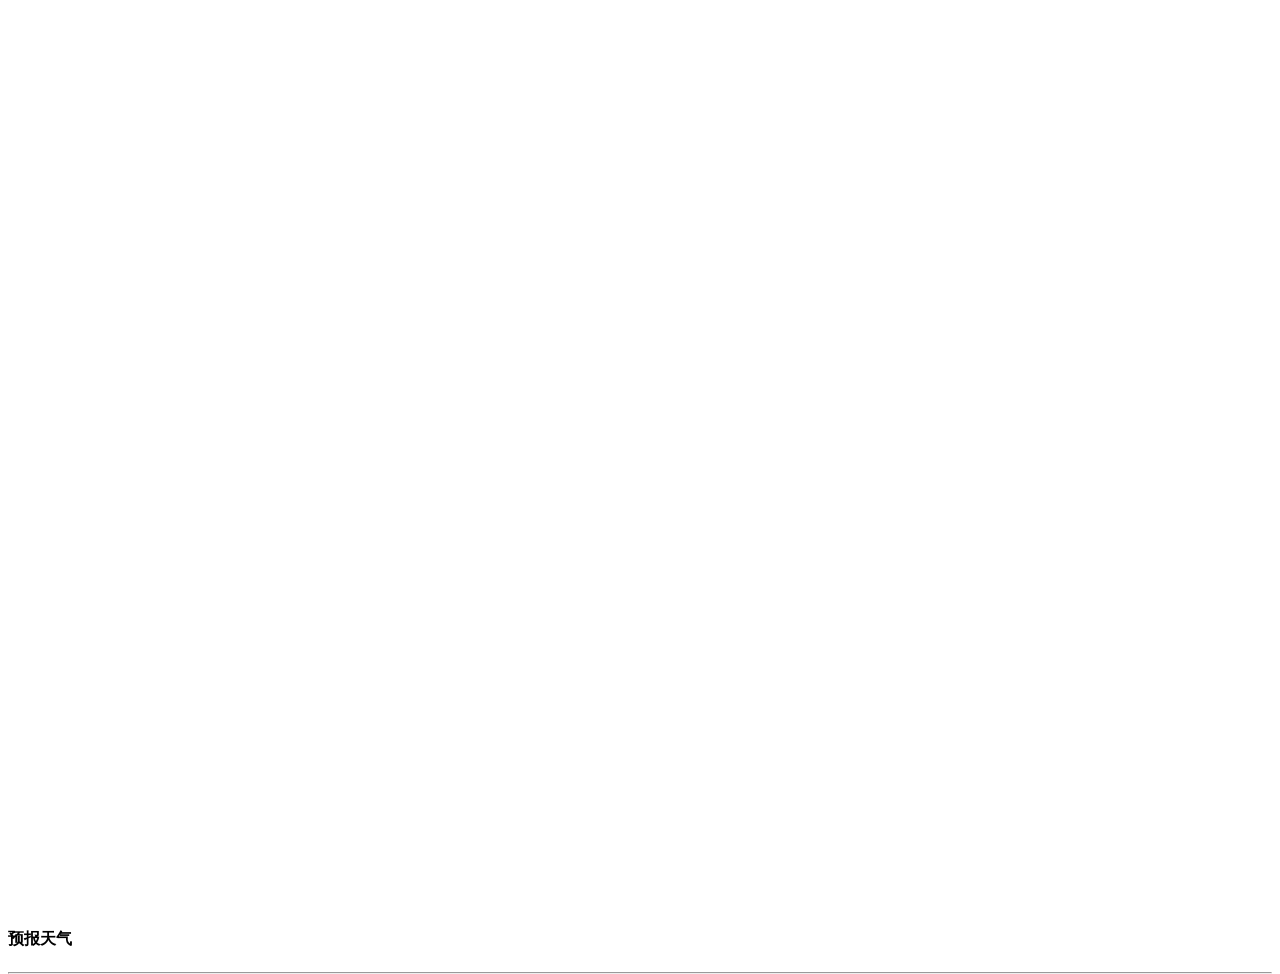
<file: source/index2.html>
<!doctype html>
<html>
<head>
    <meta charset="utf-8">
    <meta http-equiv="X-UA-Compatible" content="IE=edge">
    <meta name="viewport" content="initial-scale=1.0, user-scalable=no, width=device-width">
    <title>天气预报查询</title>
    <link rel="stylesheet" href="https://a.amap.com/jsapi_demos/static/demo-center/css/demo-center.css" />
    <style type="text/css">
        html,body,#container{
            height:100%;
        }
        .weather{
            width:5rem;
            display:inline-block;
            padding-left:0.5rem;
        }
        .sharp{
            height: 1rem;
            width: 1rem;
            background-color: white;
            transform: rotateZ(45deg);
            box-shadow: 2px 2px 3px rgba(114, 124, 245, .5);
            position: inherit;
            margin-left: 10.5rem;
            margin-top: -6px;
        }
    </style>
</head>
<body>
<div id="container"></div>
<div class="info">
    <h4>预报天气</h4><hr>
    <p id='forecast'></p>
</div>
<script type="text/javascript">
  window._AMapSecurityConfig = {
    securityJsCode: "a1e45b3fe32357e83c1d049d7a59bc6a",
  };
</script>
<script type="text/javascript" src="https://webapi.amap.com/maps?v=2.0&key=344345526ae85041418d2af9dd558b5f"></script>
<script type="text/javascript">
    <!-- var map = new AMap.Map('container', { -->
        <!-- resizeEnable: true, -->
		<!-- center: [122.1667, 37.5167], -->
        <!-- zoom: 12 -->
    <!-- }); -->
    <!-- AMap.plugin('AMap.Weather', function() { -->
        <!-- var weather = new AMap.Weather(); -->
        <!-- //查询实时天气信息, 查询的城市到行政级别的城市，如朝阳区、杭州市 -->
        <!-- weather.getLive('威海市', function(err, data) { -->
            <!-- if (!err) { -->
                <!-- var str = []; -->
                <!-- str.push('<h4 >实时天气' + '</h4><hr>'); -->
                <!-- str.push('<p>城市/区：' + data.city + '</p>'); -->
                <!-- str.push('<p>天气：' + data.weather + '</p>'); -->
                <!-- str.push('<p>温度：' + data.temperature + '℃</p>'); -->
                <!-- str.push('<p>风向：' + data.windDirection + '</p>'); -->
                <!-- str.push('<p>风力：' + data.windPower + ' 级</p>'); -->
                <!-- str.push('<p>空气湿度：' + data.humidity + '</p>'); -->
                <!-- str.push('<p>发布时间：' + data.reportTime + '</p>'); -->
                <!-- var marker = new AMap.Marker({map: map, position: map.getCenter()}); -->
                <!-- var infoWin = new AMap.InfoWindow({ -->
                    <!-- content: '<div class="info" style="position:inherit;margin-bottom:0;">'+str.join('')+'</div><div class="sharp"></div>', -->
                    <!-- isCustom:true, -->
                    <!-- offset: new AMap.Pixel(0, -37) -->
                <!-- }); -->
                <!-- infoWin.open(map, marker.getPosition()); -->
                <!-- marker.on('mouseover', function() { -->
                    <!-- infoWin.open(map, marker.getPosition()); -->
                <!-- }); -->
            <!-- } -->
        <!-- }); -->
        <!-- //未来4天天气预报 -->
        <!-- weather.getForecast('朝阳区', function(err, data) { -->
            <!-- if (err) {return;} -->
            <!-- var str = []; -->
            <!-- for (var i = 0,dayWeather; i < data.forecasts.length; i++) { -->
                <!-- dayWeather = data.forecasts[i]; -->
                <!-- str.push(dayWeather.date+' <span class="weather">'+dayWeather.dayWeather+'</span> '+ dayWeather.nightTemp + '~' + dayWeather.dayTemp + '℃'); -->
            <!-- } -->
            <!-- document.getElementById('forecast').innerHTML = str.join('<br>'); -->
        <!-- }); -->
    <!-- }); -->
	
<!-- }); -->
//加载天气查询插件
AMap.plugin('AMap.Weather', function() {
    //创建天气查询实例
    var weather = new AMap.Weather();

    //执行实时天气信息查询
    weather.getLive('威海市', function(err, data) {
        console.log(err, data);
    });
});
</script>
</body>
</html>
</file>
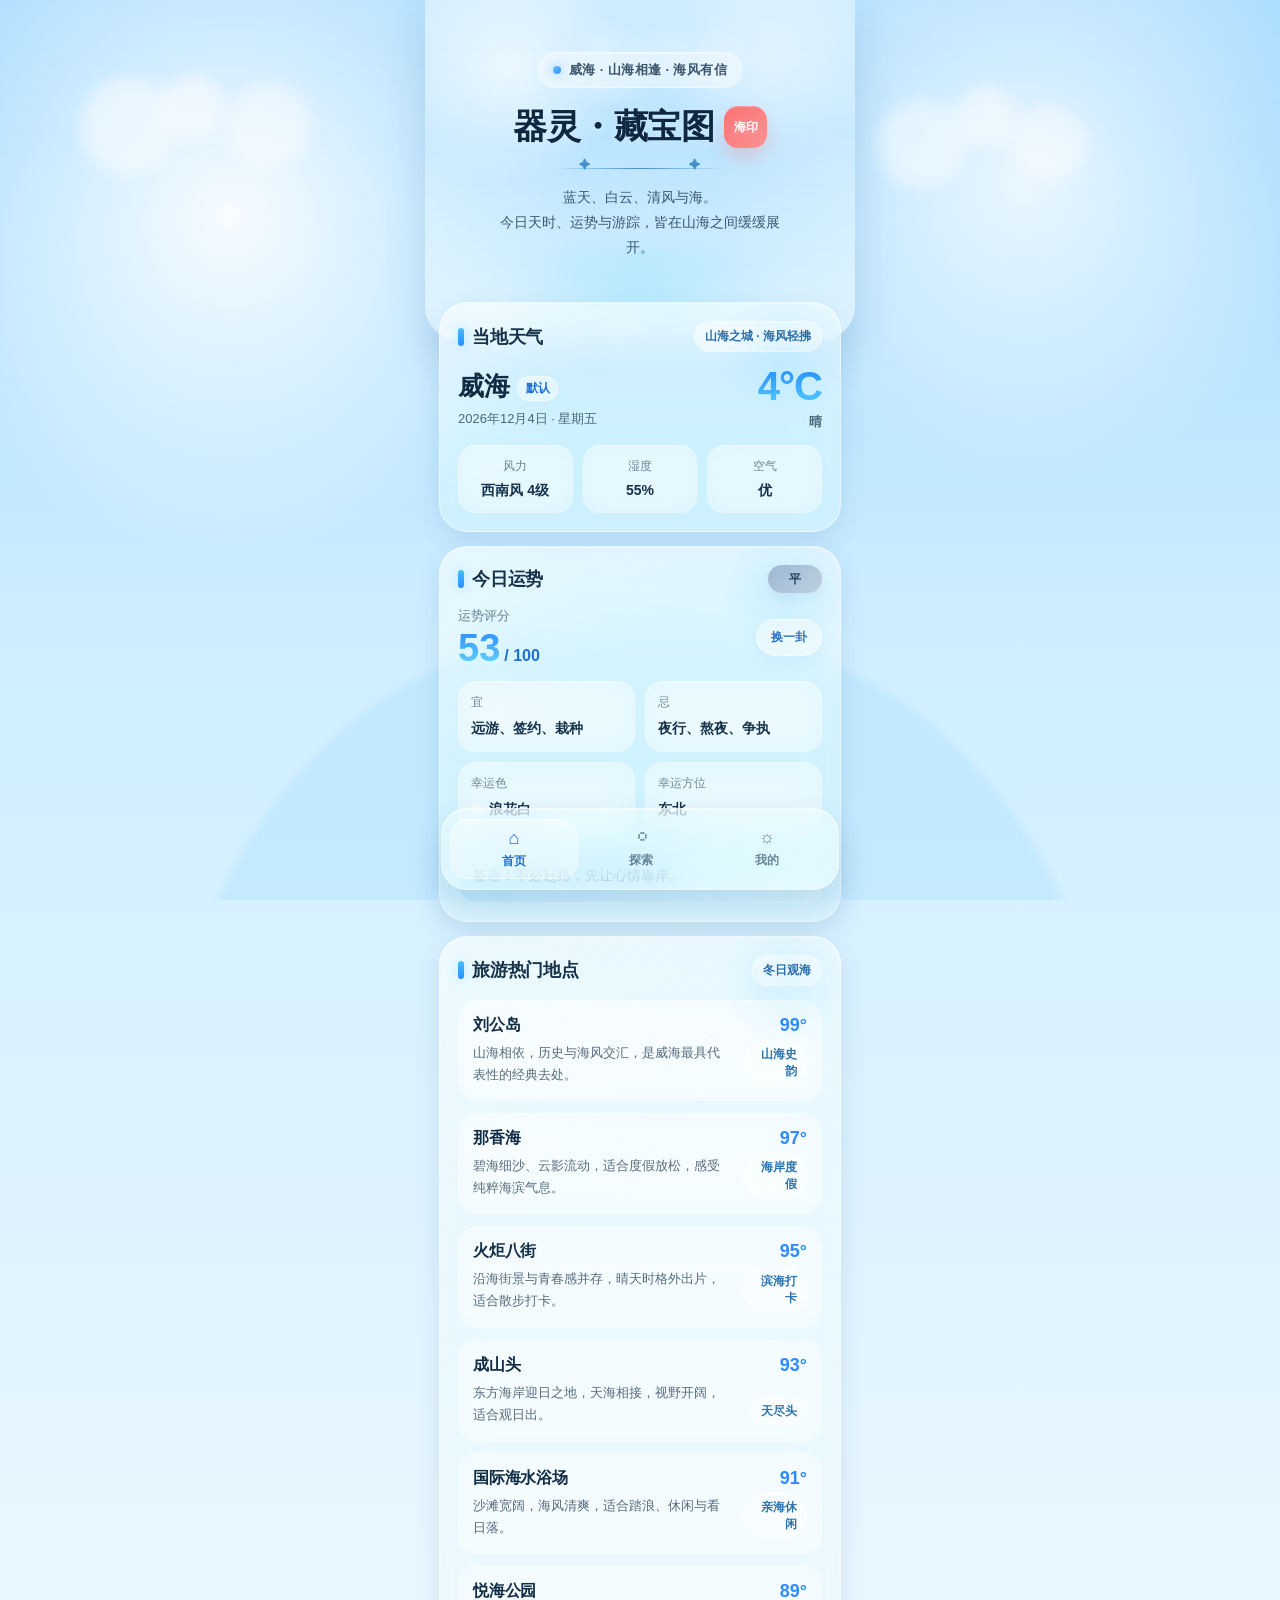
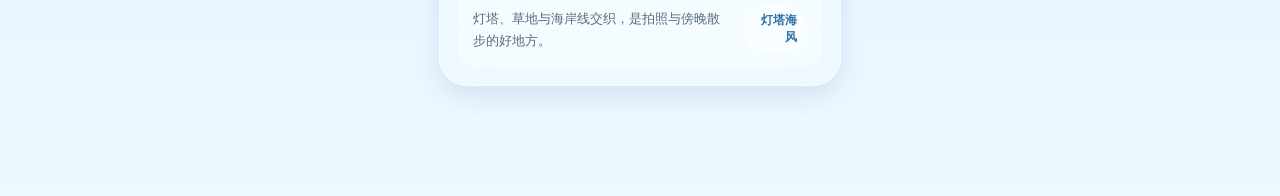
<file: source/index3.html>
<!DOCTYPE html>
<html lang="zh-CN">
<head>
  <meta charset="UTF-8" />
  <meta name="viewport" content="width=device-width, initial-scale=1.0, viewport-fit=cover" />
  <title>器灵・藏宝图 · 威海</title>
  <style>
    :root {
      --bg-top: #9ed8ff;
      --bg-mid: #cfeeff;
      --bg-bottom: #eef8ff;

      --glass: rgba(255, 255, 255, 0.42);
      --glass-strong: rgba(255, 255, 255, 0.58);
      --glass-soft: rgba(255, 255, 255, 0.28);
      --line: rgba(255, 255, 255, 0.45);
      --line-soft: rgba(255, 255, 255, 0.24);

      --ink: #17324a;
      --ink-soft: rgba(23, 50, 74, 0.72);
      --blue: #2d8cff;
      --blue-deep: #1f6fd6;
      --cyan: #62c8ff;
      --mint: #7ad7c7;
      --gold: #ffd77a;
      --red: #ff6b6b;

      --shadow-lg: 0 20px 40px rgba(38, 91, 140, 0.16);
      --shadow-md: 0 10px 24px rgba(38, 91, 140, 0.12);
      --shadow-sm: 0 6px 14px rgba(38, 91, 140, 0.08);

      --radius-xl: 30px;
      --radius-lg: 24px;
      --radius-md: 18px;
      --radius-sm: 14px;
    }

    * {
      box-sizing: border-box;
      margin: 0;
      padding: 0;
      -webkit-tap-highlight-color: transparent;
    }

    html, body {
      min-height: 100%;
    }

    body {
      font-family:
        -apple-system,
        BlinkMacSystemFont,
        "SF Pro Display",
        "SF Pro Text",
        "PingFang SC",
        "Hiragino Sans GB",
        "Noto Sans SC",
        "Microsoft YaHei",
        sans-serif;
      color: var(--ink);
      overflow-x: hidden;
      background:
        radial-gradient(circle at 18% 12%, rgba(255,255,255,0.9), transparent 18%),
        radial-gradient(circle at 80% 10%, rgba(255,255,255,0.75), transparent 16%),
        linear-gradient(180deg, var(--bg-top) 0%, var(--bg-mid) 36%, var(--bg-bottom) 100%);
      position: relative;
    }

    /* 云层背景 */
    body::before,
    body::after {
      content: "";
      position: fixed;
      inset: 0;
      pointer-events: none;
      z-index: 0;
    }

    body::before {
      background:
        radial-gradient(circle at 10% 14%, rgba(255,255,255,0.65) 0 48px, transparent 49px),
        radial-gradient(circle at 15% 12%, rgba(255,255,255,0.72) 0 32px, transparent 33px),
        radial-gradient(circle at 21% 14%, rgba(255,255,255,0.6) 0 42px, transparent 43px),

        radial-gradient(circle at 72% 16%, rgba(255,255,255,0.6) 0 44px, transparent 45px),
        radial-gradient(circle at 77% 13%, rgba(255,255,255,0.68) 0 30px, transparent 31px),
        radial-gradient(circle at 82% 16%, rgba(255,255,255,0.58) 0 38px, transparent 39px),

        radial-gradient(circle at 48% 7%, rgba(255,255,255,0.42) 0 34px, transparent 35px),
        radial-gradient(circle at 52% 6%, rgba(255,255,255,0.48) 0 24px, transparent 25px),
        radial-gradient(circle at 56% 7%, rgba(255,255,255,0.38) 0 28px, transparent 29px);
      filter: blur(8px);
      opacity: 0.75;
    }

    body::after {
      background:
        linear-gradient(to bottom, rgba(255,255,255,0.18), transparent 18%),
        radial-gradient(circle at 50% 120%, rgba(112, 204, 255, 0.18) 0 36%, transparent 37%);
      opacity: 0.9;
    }

    .page {
      position: relative;
      z-index: 1;
      max-width: 430px;
      margin: 0 auto;
      min-height: 100vh;
      padding-bottom: 110px;
    }

    .hero {
      position: relative;
      height: 340px;
      margin: 0 0 10px;
      padding: calc(env(safe-area-inset-top, 0px) + 18px) 18px 22px;
      overflow: hidden;
      border-bottom-left-radius: 34px;
      border-bottom-right-radius: 34px;
      background:
        linear-gradient(to bottom, rgba(255,255,255,0.28), rgba(255,255,255,0.08)),
        linear-gradient(to bottom, rgba(97,197,255,0.22), rgba(255,255,255,0.10)),
        url('https://images.unsplash.com/photo-1507525428034-b723cf961d3e?auto=format&fit=crop&w=1400&q=80') center/cover no-repeat;
      box-shadow: var(--shadow-lg);
    }

    .hero::before {
      content: "";
      position: absolute;
      inset: 0;
      background:
        linear-gradient(to bottom, rgba(255,255,255,0.34), rgba(255,255,255,0.06) 40%, rgba(232,248,255,0.58)),
        radial-gradient(circle at 20% 20%, rgba(255,255,255,0.65), transparent 26%),
        radial-gradient(circle at 80% 18%, rgba(255,255,255,0.45), transparent 24%);
      pointer-events: none;
    }

    .hero-sea-glow {
      position: absolute;
      left: 50%;
      bottom: 18px;
      transform: translateX(-50%);
      width: 88%;
      height: 72px;
      border-radius: 999px;
      background: radial-gradient(circle, rgba(145, 226, 255, 0.45), rgba(255,255,255,0) 68%);
      filter: blur(12px);
      z-index: 1;
      pointer-events: none;
    }

    .hero-waves {
      position: absolute;
      left: 0;
      right: 0;
      bottom: -8px;
      height: 74px;
      z-index: 1;
      pointer-events: none;
      opacity: 0.92;
      background:
        radial-gradient(circle at 6% 110%, rgba(255,255,255,0.92) 0 26px, transparent 27px),
        radial-gradient(circle at 18% 110%, rgba(255,255,255,0.82) 0 32px, transparent 33px),
        radial-gradient(circle at 31% 110%, rgba(255,255,255,0.9) 0 28px, transparent 29px),
        radial-gradient(circle at 46% 110%, rgba(255,255,255,0.84) 0 34px, transparent 35px),
        radial-gradient(circle at 61% 110%, rgba(255,255,255,0.9) 0 28px, transparent 29px),
        radial-gradient(circle at 76% 110%, rgba(255,255,255,0.82) 0 34px, transparent 35px),
        radial-gradient(circle at 91% 110%, rgba(255,255,255,0.92) 0 26px, transparent 27px);
      filter: blur(1px);
    }

    .hero-content {
      position: relative;
      z-index: 2;
      text-align: center;
      padding-top: 34px;
    }

    .hero-chip {
      display: inline-flex;
      align-items: center;
      gap: 8px;
      padding: 8px 14px;
      border-radius: 999px;
      background: rgba(255, 255, 255, 0.36);
      border: 1px solid rgba(255,255,255,0.45);
      box-shadow: inset 0 1px 0 rgba(255,255,255,0.35);
      backdrop-filter: blur(18px);
      -webkit-backdrop-filter: blur(18px);
      color: rgba(23, 50, 74, 0.82);
      font-size: 13px;
      font-weight: 600;
      letter-spacing: 0.4px;
    }

    .hero-chip .dot {
      width: 8px;
      height: 8px;
      border-radius: 50%;
      background: linear-gradient(135deg, #66c8ff, #2d8cff);
      box-shadow: 0 0 10px rgba(45,140,255,0.45);
    }

    .hero-title {
      margin-top: 16px;
      display: inline-flex;
      align-items: center;
      gap: 10px;
      font-size: 34px;
      font-weight: 800;
      letter-spacing: -0.5px;
      color: #0f2740;
      text-shadow: 0 2px 10px rgba(255,255,255,0.25);
    }

    .seal {
      display: inline-flex;
      align-items: center;
      justify-content: center;
      min-width: 42px;
      height: 42px;
      padding: 0 10px;
      border-radius: 14px;
      background: linear-gradient(135deg, rgba(255,107,107,0.95), rgba(255,135,135,0.9));
      color: #fff;
      font-size: 12px;
      font-weight: 700;
      box-shadow:
        0 10px 18px rgba(255,107,107,0.24),
        inset 0 1px 0 rgba(255,255,255,0.28);
    }

    .hero-desc {
      margin: 16px auto 0;
      max-width: 290px;
      color: rgba(18, 46, 70, 0.78);
      font-size: 14px;
      line-height: 1.8;
      font-weight: 500;
    }

    .hero-ornament {
      margin: 18px auto 0;
      width: 170px;
      height: 1px;
      background: linear-gradient(to right, transparent, rgba(39,123,191,0.8), transparent);
      position: relative;
    }

    .hero-ornament::before,
    .hero-ornament::after {
      content: "✦";
      position: absolute;
      top: -10px;
      color: rgba(39,123,191,0.8);
      font-size: 12px;
    }

    .hero-ornament::before { left: 24px; }
    .hero-ornament::after { right: 24px; }

    .content {
      position: relative;
      z-index: 2;
      padding: 0 14px;
      margin-top: -48px;
      display: flex;
      flex-direction: column;
      gap: 14px;
    }

    .card {
      position: relative;
      overflow: hidden;
      border-radius: 28px;
      padding: 18px;
      background:
        linear-gradient(180deg, rgba(255,255,255,0.52), rgba(255,255,255,0.26));
      border: 1px solid var(--line);
      box-shadow:
        var(--shadow-md),
        inset 0 1px 0 rgba(255,255,255,0.42);
      backdrop-filter: blur(22px) saturate(140%);
      -webkit-backdrop-filter: blur(22px) saturate(140%);
    }

    .card::before {
      content: "";
      position: absolute;
      top: -20px;
      right: -10px;
      width: 130px;
      height: 130px;
      border-radius: 50%;
      background: radial-gradient(circle, rgba(107, 207, 255, 0.18), transparent 70%);
      pointer-events: none;
    }

    .card::after {
      content: "";
      position: absolute;
      inset: 0;
      background:
        linear-gradient(135deg, rgba(255,255,255,0.18), transparent 38%);
      pointer-events: none;
    }

    .section-head {
      display: flex;
      align-items: center;
      justify-content: space-between;
      gap: 10px;
      margin-bottom: 14px;
      position: relative;
      z-index: 1;
    }

    .section-title {
      display: flex;
      align-items: center;
      gap: 8px;
      font-size: 18px;
      font-weight: 700;
      color: var(--ink);
      letter-spacing: -0.2px;
    }

    .section-title::before {
      content: "";
      width: 6px;
      height: 18px;
      border-radius: 999px;
      background: linear-gradient(180deg, #42bfff, #2d8cff);
      box-shadow: 0 0 12px rgba(66,191,255,0.35);
    }

    .section-tag {
      flex-shrink: 0;
      display: inline-flex;
      align-items: center;
      padding: 6px 10px;
      min-height: 28px;
      border-radius: 999px;
      font-size: 12px;
      font-weight: 600;
      color: #2c6ea8;
      background: rgba(255,255,255,0.34);
      border: 1px solid rgba(255,255,255,0.42);
      backdrop-filter: blur(12px);
      -webkit-backdrop-filter: blur(12px);
    }

    .weather-main {
      display: flex;
      justify-content: space-between;
      align-items: center;
      gap: 12px;
      margin-bottom: 14px;
      position: relative;
      z-index: 1;
    }

    .weather-city {
      font-size: 26px;
      font-weight: 800;
      letter-spacing: -0.5px;
      margin-bottom: 6px;
      color: #102b42;
    }

    .weather-date {
      font-size: 13px;
      color: var(--ink-soft);
    }

    .weather-temp {
      text-align: right;
    }

    .temp-num {
      font-size: 40px;
      font-weight: 800;
      letter-spacing: -1px;
      line-height: 1;
      background: linear-gradient(180deg, #238dff, #56cbff);
      -webkit-background-clip: text;
      background-clip: text;
      color: transparent;
    }

    .temp-state {
      margin-top: 7px;
      font-size: 13px;
      color: var(--ink-soft);
      font-weight: 600;
    }

    .weather-grid {
      display: grid;
      grid-template-columns: repeat(3, 1fr);
      gap: 10px;
      position: relative;
      z-index: 1;
    }

    .mini-item {
      padding: 12px 10px;
      text-align: center;
      border-radius: 18px;
      background: rgba(255,255,255,0.28);
      border: 1px solid rgba(255,255,255,0.34);
      box-shadow: inset 0 1px 0 rgba(255,255,255,0.2);
      backdrop-filter: blur(14px);
      -webkit-backdrop-filter: blur(14px);
    }

    .mini-label {
      font-size: 12px;
      color: rgba(23, 50, 74, 0.58);
      margin-bottom: 7px;
    }

    .mini-value {
      font-size: 14px;
      font-weight: 700;
      color: var(--ink);
    }

    .fortune-score {
      display: flex;
      align-items: center;
      justify-content: space-between;
      gap: 10px;
      margin-bottom: 14px;
      position: relative;
      z-index: 1;
    }

    .score-text {
      font-size: 13px;
      color: rgba(23, 50, 74, 0.6);
      margin-bottom: 4px;
    }

    .score-box {
      display: flex;
      align-items: baseline;
      gap: 4px;
      color: var(--blue-deep);
      font-weight: 700;
    }

    .score-num {
      font-size: 38px;
      line-height: 1;
      font-weight: 800;
      background: linear-gradient(180deg, #2d8cff, #64d7ff);
      -webkit-background-clip: text;
      background-clip: text;
      color: transparent;
    }

    .refresh-btn {
      appearance: none;
      border: 1px solid rgba(255,255,255,0.45);
      background: rgba(255,255,255,0.3);
      color: #2871c8;
      padding: 9px 14px;
      border-radius: 999px;
      font-size: 12px;
      font-weight: 700;
      cursor: pointer;
      box-shadow:
        0 6px 14px rgba(45,140,255,0.08),
        inset 0 1px 0 rgba(255,255,255,0.35);
      backdrop-filter: blur(12px);
      -webkit-backdrop-filter: blur(12px);
      transition: transform 0.18s ease, background 0.18s ease, opacity 0.18s ease;
    }

    .refresh-btn:hover {
      background: rgba(255,255,255,0.38);
    }

    .refresh-btn:active {
      transform: scale(0.96);
    }

    .refresh-btn:disabled {
      opacity: 0.7;
      cursor: not-allowed;
    }

    .fortune-list {
      display: grid;
      grid-template-columns: 1fr 1fr;
      gap: 10px;
      margin-bottom: 14px;
      position: relative;
      z-index: 1;
    }

    .fortune-item {
      padding: 12px 12px;
      border-radius: 18px;
      background: rgba(255,255,255,0.26);
      border: 1px solid rgba(255,255,255,0.34);
      backdrop-filter: blur(14px);
      -webkit-backdrop-filter: blur(14px);
      box-shadow: inset 0 1px 0 rgba(255,255,255,0.2);
    }

    .fortune-item .label {
      font-size: 12px;
      color: rgba(23, 50, 74, 0.58);
      margin-bottom: 6px;
    }

    .fortune-item .value {
      font-size: 14px;
      font-weight: 700;
      color: var(--ink);
      line-height: 1.6;
    }

    .quote {
      position: relative;
      z-index: 1;
      padding: 14px 14px;
      border-radius: 18px;
      background: linear-gradient(90deg, rgba(89, 190, 255, 0.14), rgba(255,255,255,0.16));
      border: 1px solid rgba(255,255,255,0.35);
      color: #26506f;
      font-size: 14px;
      line-height: 1.8;
      box-shadow: inset 0 1px 0 rgba(255,255,255,0.24);
    }

    .spot-list {
      display: flex;
      flex-direction: column;
      gap: 12px;
      position: relative;
      z-index: 1;
    }

    .spot-item {
      display: flex;
      justify-content: space-between;
      gap: 12px;
      padding: 14px;
      border-radius: 20px;
      background: rgba(255,255,255,0.27);
      border: 1px solid rgba(255,255,255,0.34);
      backdrop-filter: blur(14px);
      -webkit-backdrop-filter: blur(14px);
      box-shadow: inset 0 1px 0 rgba(255,255,255,0.18);
    }

    .spot-name {
      font-size: 16px;
      font-weight: 800;
      color: #112d45;
      margin-bottom: 6px;
      letter-spacing: -0.2px;
    }

    .spot-desc {
      font-size: 13px;
      color: rgba(23, 50, 74, 0.72);
      line-height: 1.7;
    }

    .spot-right {
      min-width: 64px;
      text-align: right;
      display: flex;
      flex-direction: column;
      justify-content: space-between;
      align-items: flex-end;
    }

    .spot-hot {
      font-size: 18px;
      font-weight: 800;
      color: #2d8cff;
    }

    .spot-tag {
      display: inline-flex;
      align-items: center;
      justify-content: center;
      font-size: 12px;
      font-weight: 700;
      color: #2c73ac;
      background: rgba(255,255,255,0.36);
      border: 1px solid rgba(255,255,255,0.44);
      padding: 5px 9px;
      border-radius: 999px;
    }

    .bottom-nav {
      position: fixed;
      left: 50%;
      transform: translateX(-50%);
      bottom: calc(env(safe-area-inset-bottom, 0px) + 10px);
      width: min(398px, calc(100% - 22px));
      padding: 10px 8px;
      border-radius: 26px;
      background: rgba(255,255,255,0.42);
      border: 1px solid rgba(255,255,255,0.46);
      box-shadow:
        0 16px 32px rgba(38, 91, 140, 0.16),
        inset 0 1px 0 rgba(255,255,255,0.36);
      backdrop-filter: blur(24px) saturate(150%);
      -webkit-backdrop-filter: blur(24px) saturate(150%);
      display: flex;
      justify-content: space-around;
      z-index: 30;
    }

    .nav-item {
      flex: 1;
      text-align: center;
      text-decoration: none;
      color: rgba(23, 50, 74, 0.58);
      font-size: 12px;
      font-weight: 600;
      padding: 8px 0;
      border-radius: 18px;
      transition: all 0.2s ease;
    }

    .nav-icon {
      display: block;
      font-size: 18px;
      margin-bottom: 4px;
    }

    .nav-item.active {
      color: #1f6fd6;
      background: rgba(255,255,255,0.34);
      border: 1px solid rgba(255,255,255,0.42);
      box-shadow: inset 0 1px 0 rgba(255,255,255,0.24);
    }

    .loading {
      display: inline-flex;
      align-items: center;
      gap: 6px;
      color: rgba(23, 50, 74, 0.68);
      font-size: 13px;
    }

    .loading::before {
      content: "";
      width: 14px;
      height: 14px;
      border: 2px solid rgba(255,255,255,0.42);
      border-top-color: var(--blue);
      border-radius: 50%;
      animation: spin 1s linear infinite;
    }

    @keyframes spin {
      to { transform: rotate(360deg); }
    }

    .fortune-level {
      display: inline-flex;
      align-items: center;
      justify-content: center;
      min-width: 54px;
      padding: 4px 10px;
      border-radius: 999px;
      font-size: 12px;
      font-weight: 700;
      color: #fff;
      border: none;
    }

    .fortune-level.da-ji {
      background: linear-gradient(135deg, #ffcf5b, #ffb341);
      color: #604400;
      box-shadow: 0 6px 14px rgba(255, 199, 79, 0.28);
    }

    .fortune-level.zhong-ji {
      background: linear-gradient(135deg, #58d5b3, #70e2c4);
      color: #0f4f42;
      box-shadow: 0 6px 14px rgba(88, 213, 179, 0.22);
    }

    .fortune-level.xiao-ji {
      background: linear-gradient(135deg, #4aa9ff, #65d7ff);
      color: #fff;
      box-shadow: 0 6px 14px rgba(74, 169, 255, 0.24);
    }

    .fortune-level.ping {
      background: linear-gradient(135deg, #9db8d2, #bed0e1);
      color: #24445f;
      box-shadow: 0 6px 14px rgba(157, 184, 210, 0.20);
    }

    .fortune-level.xiong {
      background: linear-gradient(135deg, #ff7f7f, #ff9d9d);
      color: #fff;
      box-shadow: 0 6px 14px rgba(255, 127, 127, 0.24);
    }

    .region-tag {
      display: inline-flex;
      align-items: center;
      margin-left: 8px;
      padding: 3px 8px;
      border-radius: 999px;
      font-size: 12px;
      font-weight: 700;
      color: #1f6fd6;
      background: rgba(255,255,255,0.42);
      border: 1px solid rgba(255,255,255,0.44);
      vertical-align: middle;
    }

    @media (max-width: 380px) {
      .hero {
        height: 320px;
      }

      .hero-title {
        font-size: 30px;
      }

      .weather-grid,
      .fortune-list {
        grid-template-columns: 1fr;
      }

      .weather-main {
        flex-direction: column;
        align-items: flex-start;
      }

      .weather-temp {
        text-align: left;
      }
    }
  </style>
</head>
<body>
  <div class="page">
    <section class="hero">
      <div class="hero-content">
        <div class="hero-chip">
          <span class="dot"></span>
          <span>威海 · 山海相逢 · 海风有信</span>
        </div>

        <div class="hero-title">
          <span>器灵・藏宝图</span>
          <span class="seal">海印</span>
        </div>

        <div class="hero-ornament"></div>

        <p class="hero-desc">
          蓝天、白云、清风与海。<br />
          今日天时、运势与游踪，皆在山海之间缓缓展开。
        </p>
      </div>

      <div class="hero-sea-glow"></div>
      <div class="hero-waves"></div>
    </section>

    <main class="content">
      <section class="card" id="weather-card">
        <div class="section-head">
          <h2 class="section-title">当地天气</h2>
          <span class="section-tag" id="region-desc">正在定位...</span>
        </div>

        <div class="weather-main">
          <div>
            <div class="weather-city" id="city-name">
              <span class="loading">获取位置中</span>
            </div>
            <div class="weather-date" id="current-date">--</div>
          </div>
          <div class="weather-temp">
            <div class="temp-num" id="temp-num">--°C</div>
            <div class="temp-state" id="weather-state">--</div>
          </div>
        </div>

        <div class="weather-grid">
          <div class="mini-item">
            <div class="mini-label">风力</div>
            <div class="mini-value" id="wind-info">--</div>
          </div>
          <div class="mini-item">
            <div class="mini-label">湿度</div>
            <div class="mini-value" id="humidity">--%</div>
          </div>
          <div class="mini-item">
            <div class="mini-label">空气</div>
            <div class="mini-value" id="air-quality">--</div>
          </div>
        </div>
      </section>

      <section class="card" id="fortune-card">
        <div class="section-head">
          <h2 class="section-title">今日运势</h2>
          <span class="section-tag" id="fortune-level-tag">测算中...</span>
        </div>

        <div class="fortune-score">
          <div>
            <div class="score-text">运势评分</div>
            <div class="score-box">
              <span class="score-num" id="fortune-score">--</span>
              <span>/ 100</span>
            </div>
          </div>
          <button class="refresh-btn" onclick="refreshFortune()">换一卦</button>
        </div>

        <div class="fortune-list">
          <div class="fortune-item">
            <div class="label">宜</div>
            <div class="value" id="fortune-yi">--</div>
          </div>
          <div class="fortune-item">
            <div class="label">忌</div>
            <div class="value" id="fortune-ji">--</div>
          </div>
          <div class="fortune-item">
            <div class="label">幸运色</div>
            <div class="value" id="lucky-color">--</div>
          </div>
          <div class="fortune-item">
            <div class="label">幸运方位</div>
            <div class="value" id="lucky-direction">--</div>
          </div>
        </div>

        <div class="quote" id="fortune-quote">签语：静待天机...</div>
      </section>

      <section class="card">
        <div class="section-head">
          <h2 class="section-title">旅游热门地点</h2>
          <span class="section-tag" id="spot-season">海边推荐</span>
        </div>

        <div class="spot-list" id="spot-list"></div>
      </section>
    </main>
  </div>

  <nav class="bottom-nav">
    <a href="#" class="nav-item active">
      <span class="nav-icon">⌂</span>
      <span>首页</span>
    </a>
    <a href="#" class="nav-item">
      <span class="nav-icon">◌</span>
      <span>探索</span>
    </a>
    <a href="#" class="nav-item">
      <span class="nav-icon">☼</span>
      <span>我的</span>
    </a>
  </nav>

  <script>
    const FortuneSystem = {
      levels: [
        { name: '大吉', class: 'da-ji', range: [85, 100] },
        { name: '中吉', class: 'zhong-ji', range: [70, 84] },
        { name: '小吉', class: 'xiao-ji', range: [55, 69] },
        { name: '平', class: 'ping', range: [40, 54] },
        { name: '凶', class: 'xiong', range: [0, 39] }
      ],

      yiItems: [
        '出行', '会友', '祈福', '签约', '求学', '纳财', '开业', '婚嫁',
        '访客', '远游', '读书', '养生', '静思', '赏景', '品茗', '书画',
        '登高', '望远', '聚会', '谈心', '置物', '修缮', '栽种', '赴宴'
      ],

      jiItems: [
        '急躁', '夜行', '争执', '妄动', '借贷', '诉讼', '远行', '动土',
        '冒险', '酗酒', '熬夜', '口舌', '投机', '乱花', '暴饮', '懈怠',
        '猜疑', '强求', '冲动', '贪心', '多言', '轻信', '孤行', '固执'
      ],

      luckyColors: [
        { name: '海雾蓝', color: '#78cfff' },
        { name: '云光白', color: '#f4fbff' },
        { name: '海盐青', color: '#56b8d8' },
        { name: '礁石灰蓝', color: '#9db8d2' },
        { name: '浪花白', color: '#ffffff' },
        { name: '晴空蓝', color: '#2d8cff' },
        { name: '薄荷海绿', color: '#71d9c5' },
        { name: '朝霞金', color: '#ffd77a' },
        { name: '海岸米', color: '#f4e4c9' },
        { name: '珊瑚粉', color: '#ff9f9f' }
      ],

      directions: ['东', '南', '西', '北', '东南', '东北', '西南', '西北'],

      quotes: {
        daJi: [
          '海阔天明，诸事皆顺。今日启程，正宜向海而行。',
          '白云舒卷，福气轻临。心怀光亮，万事可期。',
          '晨光映海，吉运相随。此刻宜行、宜见、宜欢喜。',
          '山海开卷，天光正好。今日多得顺势之机。',
          '潮来有信，风送佳音。把握好时机，自有好结果。'
        ],
        zhongJi: [
          '海风和缓，宜稳步前行。今日慢一点，反而更顺。',
          '云开半卷，心境渐明。守住节奏，渐入佳境。',
          '风轻浪静，凡事不必急。缓步而行，自得其所。',
          '天色清朗，宜把复杂之事化繁为简。',
          '向海而望，心自开阔。今日以从容取胜。'
        ],
        xiaoJi: [
          '细浪轻拍，日子平和。今日宜慢游，宜舒心。',
          '云淡风轻，虽无大喜，亦有安稳。',
          '海面有光，心头有暖。小小收获，也值得珍惜。',
          '顺着海风的方向走，答案会慢慢清晰。',
          '今日平顺，适宜看海、散步、放松心绪。'
        ],
        ping: [
          '潮起潮落，皆有其时。今日宜静，不必强求。',
          '风平浪静，守心即可。少一些急迫，多一点耐心。',
          '今日适合整理心绪，不宜与人争锋。',
          '海天广阔，事缓则圆。守中有安。',
          '不必赶路，先让心情靠岸。'
        ],
        xiong: [
          '海雾微起，宜谨慎行事。今日少躁少争为宜。',
          '风未定，浪未平。凡事多想一步更安稳。',
          '今日不宜急进，静观其变，便可避损。',
          '口舌与冲动皆需收敛，稳住自己最重要。',
          '山海虽阔，脚下仍需看清。谨慎便是吉。'
        ]
      },

      getDaySeed(date = new Date()) {
        const dateStr = `${date.getFullYear()}-${date.getMonth()}-${date.getDate()}`;
        let hash = 0;
        for (let i = 0; i < dateStr.length; i++) {
          const char = dateStr.charCodeAt(i);
          hash = ((hash << 5) - hash) + char;
          hash = hash & hash;
        }
        return Math.abs(hash);
      },

      seededRandom(seed) {
        const x = Math.sin(seed) * 10000;
        return x - Math.floor(x);
      },

      pickRandom(arr, n, seed) {
        const shuffled = [...arr];
        for (let i = shuffled.length - 1; i > 0; i--) {
          const j = Math.floor(this.seededRandom(seed + i) * (i + 1));
          [shuffled[i], shuffled[j]] = [shuffled[j], shuffled[i]];
        }
        return shuffled.slice(0, n);
      },

      generate(forceNew = false) {
        const today = new Date();
        const storageKey = 'fortune_' + today.toDateString();

        if (!forceNew) {
          const cached = localStorage.getItem(storageKey);
          if (cached) return JSON.parse(cached);
        }

        let seed = this.getDaySeed(today);
        if (forceNew) seed += Date.now();

        const baseScore = Math.floor(this.seededRandom(seed) * 100);
        const score = Math.min(98, Math.max(40, Math.floor(baseScore * 0.6 + 40)));
        const level = this.levels.find(l => score >= l.range[0] && score <= l.range[1]);

        const yiCount = score > 70 ? 4 : (score > 50 ? 3 : 2);
        const jiCount = score < 50 ? 4 : (score < 70 ? 3 : 2);
        const yi = this.pickRandom(this.yiItems, yiCount, seed + 1);
        const ji = this.pickRandom(this.jiItems, jiCount, seed + 2);

        const colorIndex = Math.floor(this.seededRandom(seed + 3) * this.luckyColors.length);
        const dirIndex = Math.floor(this.seededRandom(seed + 4) * this.directions.length);

        let quotePool;
        if (score >= 85) quotePool = this.quotes.daJi;
        else if (score >= 70) quotePool = this.quotes.zhongJi;
        else if (score >= 55) quotePool = this.quotes.xiaoJi;
        else if (score >= 40) quotePool = this.quotes.ping;
        else quotePool = this.quotes.xiong;

        const quoteIndex = Math.floor(this.seededRandom(seed + 5) * quotePool.length);

        const fortune = {
          score,
          level: level.name,
          levelClass: level.class,
          yi: yi.join('、'),
          ji: ji.join('、'),
          luckyColor: this.luckyColors[colorIndex],
          luckyDirection: this.directions[dirIndex],
          quote: quotePool[quoteIndex],
          generatedAt: Date.now()
        };

        localStorage.setItem(storageKey, JSON.stringify(fortune));
        return fortune;
      }
    };

    const LocationSystem = {
      citySpots: {
        '威海': [
          { name: '刘公岛', desc: '山海相依，历史与海风交汇，是威海最具代表性的经典去处。', hot: 99, tag: '山海史韵' },
          { name: '那香海', desc: '碧海细沙、云影流动，适合度假放松，感受纯粹海滨气息。', hot: 97, tag: '海岸度假' },
          { name: '火炬八街', desc: '沿海街景与青春感并存，晴天时格外出片，适合散步打卡。', hot: 95, tag: '滨海打卡' },
          { name: '成山头', desc: '东方海岸迎日之地，天海相接，视野开阔，适合观日出。', hot: 93, tag: '天尽头' },
          { name: '国际海水浴场', desc: '沙滩宽阔，海风清爽，适合踏浪、休闲与看日落。', hot: 91, tag: '亲海休闲' },
          { name: '悦海公园', desc: '灯塔、草地与海岸线交织，是拍照与傍晚散步的好地方。', hot: 89, tag: '灯塔海风' }
        ],
        'default': [
          { name: '刘公岛', desc: '山海相依，历史与海风交汇，是威海最具代表性的经典去处。', hot: 99, tag: '山海史韵' },
          { name: '那香海', desc: '碧海细沙、云影流动，适合度假放松，感受纯粹海滨气息。', hot: 96, tag: '海岸度假' },
          { name: '悦海公园', desc: '灯塔、草地与海岸线交织，适合看海、散步与拍照。', hot: 90, tag: '灯塔海风' }
        ]
      },

      getSeasonDesc() {
        const month = new Date().getMonth() + 1;
        if (month >= 3 && month <= 5) return '春日看海';
        if (month >= 6 && month <= 8) return '夏日海风';
        if (month >= 9 && month <= 11) return '秋日漫游';
        return '冬日观海';
      },

      getRegionDesc(city) {
        const regionMap = {
          '威海': '山海之城 · 海风轻拂',
          '荣成': '天尽头海岸',
          '乳山': '银滩风情',
          '文登': '山海福地'
        };
        return regionMap[city] || '山海之间';
      },

      getSpotsByCity(city) {
        if (this.citySpots[city]) return this.citySpots[city];
        for (const key of Object.keys(this.citySpots)) {
          if (key !== 'default' && (city.includes(key) || key.includes(city))) {
            return this.citySpots[key];
          }
        }
        return this.citySpots.default;
      },

      async fetchWithTimeout(url, timeout = 5000) {
        const controller = new AbortController();
        const timer = setTimeout(() => controller.abort(), timeout);
        try {
          const response = await fetch(url, { signal: controller.signal });
          clearTimeout(timer);
          return response;
        } catch (error) {
          clearTimeout(timer);
          throw error;
        }
      },

      async getLocationByIP() {
        const apis = [
          {
            url: 'https://ipapi.co/json/',
            parse: (data) => ({
              city: data.city || data.region,
              region: data.region,
              country: data.country_name,
              lat: data.latitude,
              lon: data.longitude
            })
          },
          {
            url: 'https://ipwho.is/',
            parse: (data) => ({
              city: data.city,
              region: data.region,
              country: data.country,
              lat: data.latitude,
              lon: data.longitude
            })
          },
          {
            url: 'https://ip-api.com/json/?lang=zh-CN',
            parse: (data) => ({
              city: data.city,
              region: data.regionName,
              country: data.country,
              lat: data.lat,
              lon: data.lon
            })
          }
        ];

        for (const api of apis) {
          try {
            const response = await this.fetchWithTimeout(api.url, 5000);
            if (response.ok) {
              const data = await response.json();
              const location = api.parse(data);
              if (location.city) return location;
            }
          } catch (e) {
            console.log(`API ${api.url} failed:`, e);
          }
        }

        return {
          city: '威海',
          region: '山东',
          country: '中国',
          lat: 37.513,
          lon: 122.120,
          isDefault: true
        };
      }
    };

    const WeatherSystem = {
      weatherTypes: [
        { name: '晴', weight: 26 },
        { name: '多云', weight: 28 },
        { name: '阴', weight: 12 },
        { name: '小雨', weight: 9 },
        { name: '阵雨', weight: 8 },
        { name: '多云转晴', weight: 9 },
        { name: '晴转多云', weight: 8 }
      ],

      windDirections: ['东风', '南风', '西风', '北风', '东南风', '东北风', '西南风', '西北风'],
      airQualities: ['优', '良', '轻度', '中度'],

      generate(seed) {
        const random = (offset) => {
          const x = Math.sin(seed + offset) * 10000;
          return x - Math.floor(x);
        };

        const month = new Date().getMonth();
        let tempBase, tempRange;

        if (month >= 2 && month <= 4) {
          tempBase = 13;
          tempRange = 12;
        } else if (month >= 5 && month <= 7) {
          tempBase = 24;
          tempRange = 8;
        } else if (month >= 8 && month <= 10) {
          tempBase = 17;
          tempRange = 11;
        } else {
          tempBase = 2;
          tempRange = 10;
        }

        const temp = Math.round(tempBase + random(1) * tempRange);

        const totalWeight = this.weatherTypes.reduce((sum, w) => sum + w.weight, 0);
        let r = random(2) * totalWeight;
        let weather = this.weatherTypes[0].name;
        for (const w of this.weatherTypes) {
          r -= w.weight;
          if (r <= 0) {
            weather = w.name;
            break;
          }
        }

        const windDir = this.windDirections[Math.floor(random(3) * this.windDirections.length)];
        const windLevel = Math.floor(random(4) * 4) + 1;
        const humidity = Math.floor(50 + random(5) * 38);
        const airIndex = Math.floor(random(6) * 3);

        return {
          temp,
          weather,
          wind: `${windDir} ${windLevel}级`,
          humidity: `${humidity}%`,
          air: this.airQualities[airIndex]
        };
      }
    };

    function formatDate(date) {
      const y = date.getFullYear();
      const m = date.getMonth() + 1;
      const d = date.getDate();
      const weekDays = ['日', '一', '二', '三', '四', '五', '六'];
      return `${y}年${m}月${d}日 · 星期${weekDays[date.getDay()]}`;
    }

    function updateWeatherCard(location, weather) {
      const cityEl = document.getElementById('city-name');

      if (location.isDefault) {
        cityEl.innerHTML = `${location.city}<span class="region-tag">默认</span>`;
      } else {
        cityEl.textContent = location.city;
      }

      document.getElementById('current-date').textContent = formatDate(new Date());
      document.getElementById('temp-num').textContent = `${weather.temp}°C`;
      document.getElementById('weather-state').textContent = weather.weather;
      document.getElementById('wind-info').textContent = weather.wind;
      document.getElementById('humidity').textContent = weather.humidity;
      document.getElementById('air-quality').textContent = weather.air;
      document.getElementById('region-desc').textContent = LocationSystem.getRegionDesc(location.city || '威海');
    }

    function updateFortuneCard(fortune) {
      document.getElementById('fortune-score').textContent = fortune.score;

      const levelTag = document.getElementById('fortune-level-tag');
      levelTag.textContent = fortune.level;
      levelTag.className = `section-tag fortune-level ${fortune.levelClass}`;

      document.getElementById('fortune-yi').textContent = fortune.yi;
      document.getElementById('fortune-ji').textContent = fortune.ji;

      const colorEl = document.getElementById('lucky-color');
      colorEl.innerHTML = `
        <span style="
          display:inline-block;
          width:12px;
          height:12px;
          border-radius:50%;
          background:${fortune.luckyColor.color};
          margin-right:6px;
          vertical-align:middle;
          border:1px solid rgba(0,0,0,0.06);
          box-shadow:0 0 0 2px rgba(255,255,255,0.35);
        "></span>${fortune.luckyColor.name}
      `;

      document.getElementById('lucky-direction').textContent = fortune.luckyDirection;
      document.getElementById('fortune-quote').textContent = `签语：${fortune.quote}`;
    }

    function updateSpotList(city) {
      const spots = LocationSystem.getSpotsByCity(city || '威海');
      const container = document.getElementById('spot-list');

      container.innerHTML = spots.map(spot => `
        <div class="spot-item">
          <div>
            <div class="spot-name">${spot.name}</div>
            <div class="spot-desc">${spot.desc}</div>
          </div>
          <div class="spot-right">
            <div class="spot-hot">${spot.hot}°</div>
            <div class="spot-tag">${spot.tag}</div>
          </div>
        </div>
      `).join('');

      document.getElementById('spot-season').textContent = LocationSystem.getSeasonDesc();
    }

    function refreshFortune() {
      const btn = document.querySelector('.refresh-btn');
      btn.textContent = '测算中...';
      btn.disabled = true;

      setTimeout(() => {
        const fortune = FortuneSystem.generate(true);
        updateFortuneCard(fortune);
        btn.textContent = '换一卦';
        btn.disabled = false;
      }, 600);
    }

    async function init() {
      const fortune = FortuneSystem.generate();
      updateFortuneCard(fortune);

      try {
        const location = await LocationSystem.getLocationByIP();
        const citySeedChar = (location.city && location.city.charCodeAt(0)) || 0;
        const seed = FortuneSystem.getDaySeed() + citySeedChar;
        const weather = WeatherSystem.generate(seed);

        updateWeatherCard(location, weather);
        updateSpotList(location.city || '威海');
      } catch (error) {
        console.error('初始化失败:', error);
        const defaultLocation = { city: '威海', isDefault: true };
        const weather = WeatherSystem.generate(FortuneSystem.getDaySeed());
        updateWeatherCard(defaultLocation, weather);
        updateSpotList('威海');
      }
    }

    document.addEventListener('DOMContentLoaded', init);
  </script>
</body>
</html>
</file>
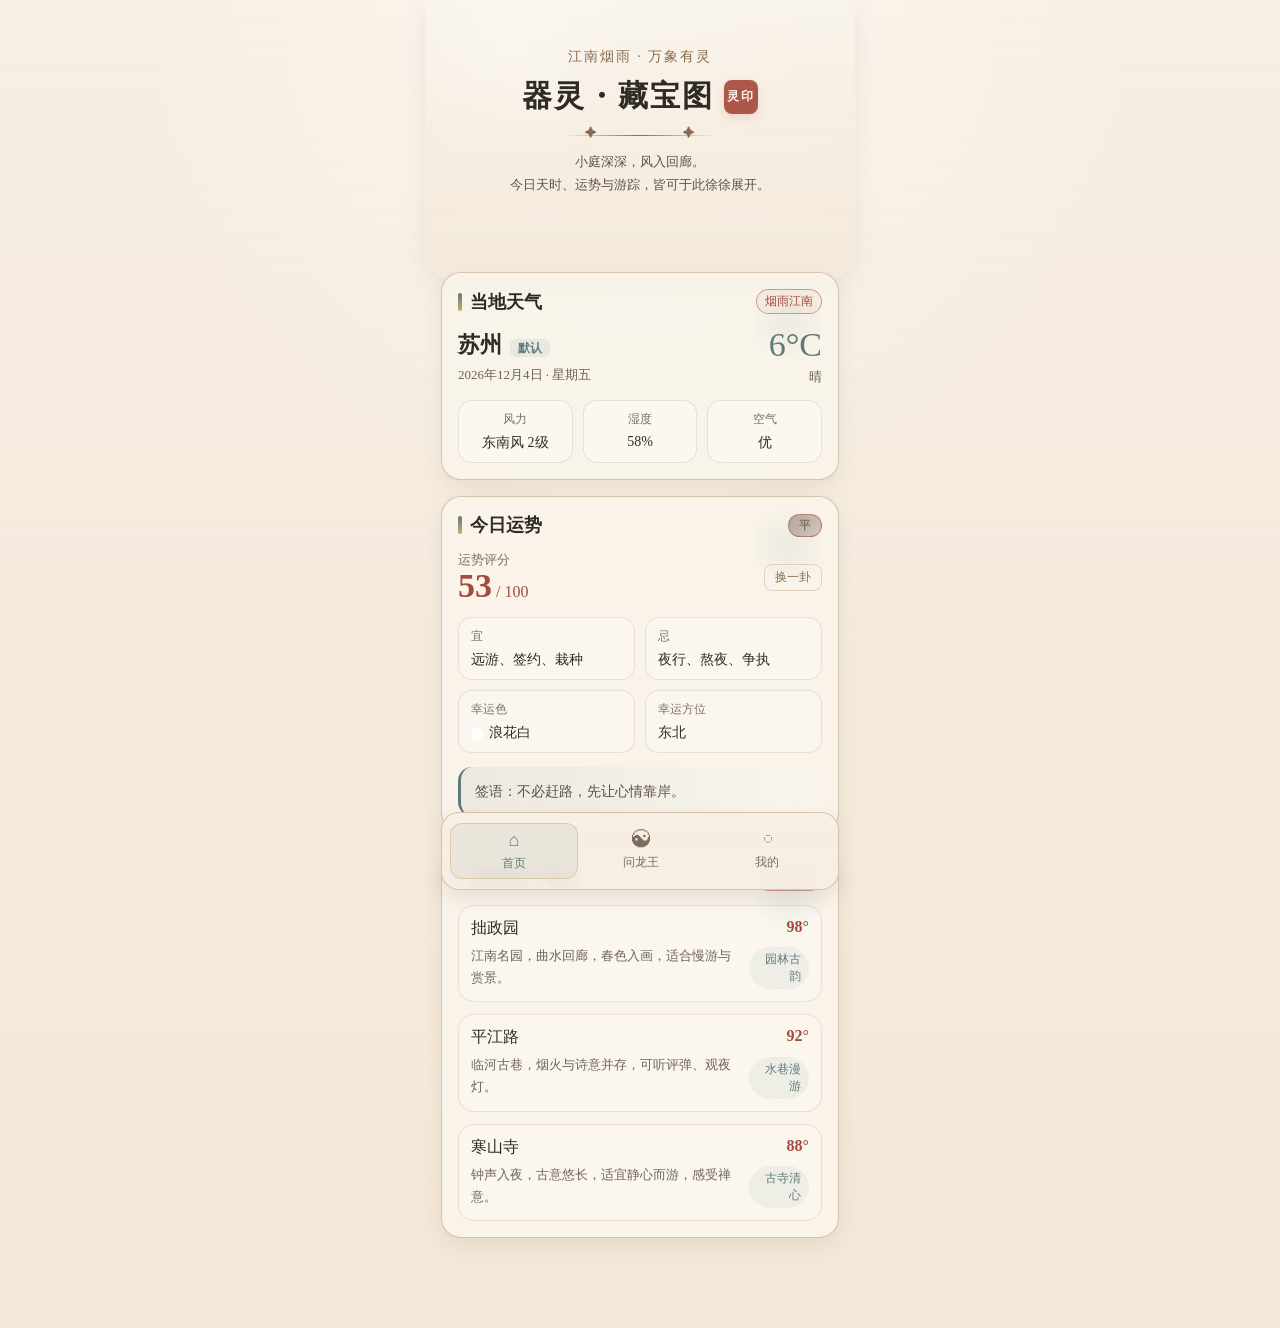
<file: source/index4.html>
<!DOCTYPE html>
<html lang="zh-CN">
<head>
  <meta charset="UTF-8" />
  <meta name="viewport" content="width=device-width, initial-scale=1.0" />
  <title>器灵・藏宝图</title>
  <style>
    :root {
      --bg: #f4eadb;
      --bg-soft: rgba(244, 234, 219, 0.82);
      --paper: rgba(250, 245, 236, 0.85);
      --ink: #2f2a26;
      --brown: #8a6b4f;
      --line: #c7b299;
      --gold: #c8aa6a;
      --qingdai: #5f7c7b;
      --green: #7f9a86;
      --red: #a54a3d;
      --shadow: rgba(80, 60, 40, 0.08);
    }

    * {
      box-sizing: border-box;
      margin: 0;
      padding: 0;
    }

    body {
      font-family: "STSong", "SimSun", "Noto Serif SC", serif;
      background:
        radial-gradient(circle at top, rgba(255,255,255,0.5), transparent 35%),
        linear-gradient(180deg, #f7efe3 0%, #f3e7d7 100%);
      color: var(--ink);
      min-height: 100vh;
      position: relative;
      overflow-x: hidden;
    }

    body::before {
      content: "";
      position: fixed;
      inset: 0;
      background:
        repeating-linear-gradient(
          0deg,
          rgba(120, 100, 80, 0.02) 0px,
          rgba(120, 100, 80, 0.02) 1px,
          transparent 1px,
          transparent 6px
        );
      pointer-events: none;
      opacity: 0.6;
    }

    .page {
      max-width: 430px;
      margin: 0 auto;
      min-height: 100vh;
      padding-bottom: 90px;
      position: relative;
    }

    .hero {
      position: relative;
      height: 280px;
      padding: 24px 20px;
      overflow: hidden;
      background:
        linear-gradient(to bottom, rgba(245,236,223,0.2), rgba(245,236,223,0.85)),
        url('https://images.unsplash.com/photo-1506744038136-46273834b3fb?auto=format&fit=crop&w=1200&q=80') center/cover no-repeat;
      border-bottom-left-radius: 28px;
      border-bottom-right-radius: 28px;
      box-shadow: 0 8px 24px var(--shadow);
    }

    .hero::after {
      content: "";
      position: absolute;
      inset: 0;
      background:
        linear-gradient(to bottom, rgba(255,255,255,0.12), rgba(244,234,219,0.92)),
        radial-gradient(circle at 20% 20%, rgba(255,255,255,0.4), transparent 30%);
    }

    .hero-content {
      position: relative;
      z-index: 2;
      text-align: center;
      padding-top: 24px;
    }

    .hero-sub {
      color: var(--brown);
      font-size: 14px;
      letter-spacing: 2px;
      margin-bottom: 10px;
    }

    .hero-title {
      display: inline-flex;
      align-items: center;
      gap: 10px;
      font-size: 30px;
      color: var(--ink);
      font-weight: 700;
      letter-spacing: 2px;
    }

    .seal {
      display: inline-flex;
      align-items: center;
      justify-content: center;
      width: 34px;
      height: 34px;
      background: rgba(165, 74, 61, 0.92);
      color: #fff7ef;
      font-size: 12px;
      border-radius: 8px;
      box-shadow: 0 4px 10px rgba(165, 74, 61, 0.15);
    }

    .hero-desc {
      margin-top: 14px;
      color: #5e5148;
      font-size: 13px;
      line-height: 1.8;
    }

    .hero-ornament {
      margin: 18px auto 0;
      width: 150px;
      height: 1px;
      background: linear-gradient(to right, transparent, var(--brown), transparent);
      position: relative;
    }

    .hero-ornament::before,
    .hero-ornament::after {
      content: "✦";
      position: absolute;
      top: -9px;
      color: var(--brown);
      font-size: 12px;
    }

    .hero-ornament::before {
      left: 20px;
    }

    .hero-ornament::after {
      right: 20px;
    }

    .content {
      padding: 18px 16px 0;
      display: flex;
      flex-direction: column;
      gap: 16px;
      margin-top: -26px;
      position: relative;
      z-index: 3;
    }

    .card {
      background: var(--paper);
      border: 1px solid rgba(199, 178, 153, 0.75);
      border-radius: 20px;
      padding: 16px;
      box-shadow: 0 8px 20px var(--shadow);
      backdrop-filter: blur(4px);
      position: relative;
      overflow: hidden;
    }

    .card::before {
      content: "";
      position: absolute;
      top: 8px;
      right: 10px;
      width: 80px;
      height: 80px;
      background: radial-gradient(circle, rgba(95,124,123,0.08), transparent 70%);
      pointer-events: none;
    }

    .section-head {
      display: flex;
      align-items: center;
      justify-content: space-between;
      margin-bottom: 14px;
    }

    .section-title {
      font-size: 18px;
      color: var(--ink);
      display: flex;
      align-items: center;
      gap: 8px;
    }

    .section-title::before {
      content: "";
      width: 4px;
      height: 18px;
      border-radius: 4px;
      background: linear-gradient(to bottom, var(--qingdai), var(--gold));
    }

    .section-tag {
      font-size: 12px;
      color: var(--red);
      border: 1px solid rgba(165,74,61,0.5);
      padding: 3px 8px;
      border-radius: 999px;
      background: rgba(165,74,61,0.05);
    }

    .weather-main {
      display: flex;
      justify-content: space-between;
      align-items: center;
      margin-bottom: 14px;
    }

    .weather-city {
      font-size: 22px;
      font-weight: 700;
      margin-bottom: 6px;
    }

    .weather-date {
      font-size: 13px;
      color: #6e6258;
    }

    .weather-temp {
      text-align: right;
    }

    .temp-num {
      font-size: 34px;
      color: var(--qingdai);
      line-height: 1;
    }

    .temp-state {
      margin-top: 6px;
      font-size: 13px;
      color: #6b5f54;
    }

    .weather-grid {
      display: grid;
      grid-template-columns: repeat(3, 1fr);
      gap: 10px;
    }

    .mini-item {
      background: rgba(255,255,255,0.35);
      border: 1px solid rgba(199,178,153,0.35);
      border-radius: 14px;
      padding: 10px;
      text-align: center;
    }

    .mini-label {
      font-size: 12px;
      color: #7a6f66;
      margin-bottom: 6px;
    }

    .mini-value {
      font-size: 14px;
      color: var(--ink);
    }

    .fortune-score {
      display: flex;
      align-items: center;
      justify-content: space-between;
      margin-bottom: 14px;
    }

    .score-box {
      display: flex;
      align-items: baseline;
      gap: 4px;
      color: var(--red);
    }

    .score-num {
      font-size: 34px;
      font-weight: 700;
      line-height: 1;
    }

    .score-text {
      font-size: 13px;
      color: #7a6f66;
    }

    .fortune-list {
      display: grid;
      grid-template-columns: 1fr 1fr;
      gap: 10px;
      margin-bottom: 14px;
    }

    .fortune-item {
      background: rgba(255,255,255,0.32);
      border-radius: 14px;
      padding: 10px 12px;
      border: 1px solid rgba(199,178,153,0.35);
    }

    .fortune-item .label {
      font-size: 12px;
      color: #7a6f66;
      margin-bottom: 6px;
    }

    .fortune-item .value {
      font-size: 14px;
      color: var(--ink);
    }

    .quote {
      padding: 12px 14px;
      border-radius: 14px;
      background: linear-gradient(90deg, rgba(95,124,123,0.08), rgba(255,255,255,0.15));
      color: #5a4f46;
      font-size: 14px;
      line-height: 1.8;
      border-left: 3px solid var(--qingdai);
    }

    .spot-list {
      display: flex;
      flex-direction: column;
      gap: 12px;
    }

    .spot-item {
      display: flex;
      justify-content: space-between;
      gap: 12px;
      padding: 12px;
      background: rgba(255,255,255,0.32);
      border: 1px solid rgba(199,178,153,0.35);
      border-radius: 16px;
    }

    .spot-name {
      font-size: 16px;
      margin-bottom: 6px;
      color: var(--ink);
    }

    .spot-desc {
      font-size: 13px;
      color: #6f6459;
      line-height: 1.7;
    }

    .spot-right {
      min-width: 60px;
      text-align: right;
      display: flex;
      flex-direction: column;
      justify-content: space-between;
    }

    .spot-hot {
      color: var(--red);
      font-size: 16px;
      font-weight: 700;
    }

    .spot-tag {
      font-size: 12px;
      color: var(--qingdai);
      background: rgba(95,124,123,0.08);
      padding: 4px 8px;
      border-radius: 999px;
      display: inline-block;
    }

    .bottom-nav {
      position: fixed;
      left: 50%;
      transform: translateX(-50%);
      bottom: 10px;
      width: min(398px, calc(100% - 20px));
      background: rgba(247, 239, 227, 0.92);
      border: 1px solid rgba(199,178,153,0.7);
      border-radius: 18px;
      display: flex;
      justify-content: space-around;
      padding: 10px 8px;
      box-shadow: 0 8px 20px rgba(80,60,40,0.1);
      backdrop-filter: blur(8px);
      z-index: 20;
    }

    .nav-item {
      flex: 1;
      text-align: center;
      color: #7c6c5c;
      font-size: 12px;
      text-decoration: none;
      padding: 6px 0;
      border-radius: 12px;
      transition: all 0.25s ease;
    }

    .nav-icon {
      display: block;
      font-size: 18px;
      margin-bottom: 4px;
    }

    .nav-item.active {
      color: var(--qingdai);
      background: rgba(95,124,123,0.08);
      border: 1px solid rgba(200,170,106,0.45);
    }

    /* 加载动画 */
    .loading {
      display: inline-flex;
      align-items: center;
      gap: 6px;
      color: var(--brown);
      font-size: 13px;
    }

    .loading::before {
      content: "";
      width: 14px;
      height: 14px;
      border: 2px solid var(--line);
      border-top-color: var(--qingdai);
      border-radius: 50%;
      animation: spin 1s linear infinite;
    }

    @keyframes spin {
      to { transform: rotate(360deg); }
    }

    /* 刷新按钮 */
    .refresh-btn {
      background: none;
      border: 1px solid rgba(199,178,153,0.5);
      border-radius: 8px;
      padding: 4px 10px;
      font-size: 12px;
      color: var(--brown);
      cursor: pointer;
      transition: all 0.2s;
      font-family: inherit;
    }

    .refresh-btn:hover {
      background: rgba(95,124,123,0.08);
      border-color: var(--qingdai);
      color: var(--qingdai);
    }

    .refresh-btn:active {
      transform: scale(0.96);
    }

    /* 运势等级样式 */
    .fortune-level {
      display: inline-block;
      padding: 2px 10px;
      border-radius: 999px;
      font-size: 12px;
      font-weight: 500;
    }

    .fortune-level.da-ji {
      background: linear-gradient(135deg, #c8aa6a, #e8d5a3);
      color: #5a4a2a;
    }

    .fortune-level.zhong-ji {
      background: linear-gradient(135deg, #7f9a86, #a8c4ae);
      color: #3a4a3e;
    }

    .fortune-level.xiao-ji {
      background: linear-gradient(135deg, #5f7c7b, #8aa5a4);
      color: #fff;
    }

    .fortune-level.ping {
      background: linear-gradient(135deg, #b8a99a, #d4c8bb);
      color: #5a4f46;
    }

    .fortune-level.xiong {
      background: linear-gradient(135deg, #a54a3d, #c77369);
      color: #fff;
    }

    /* 地区标签 */
    .region-tag {
      font-size: 12px;
      color: var(--qingdai);
      background: rgba(95,124,123,0.1);
      padding: 2px 8px;
      border-radius: 6px;
      margin-left: 8px;
    }
  </style>
</head>
<body>
  <div class="page">
    <section class="hero">
      <div class="hero-content">
        <div class="hero-sub">江南烟雨 · 万象有灵</div>
        <div class="hero-title">
          <span>器灵・藏宝图</span>
          <span class="seal">灵印</span>
        </div>
        <div class="hero-ornament"></div>
        <p class="hero-desc">
          小庭深深，风入回廊。<br />
          今日天时、运势与游踪，皆可于此徐徐展开。
        </p>
      </div>
    </section>

    <main class="content">
      <!-- 天气 -->
      <section class="card" id="weather-card">
        <div class="section-head">
          <h2 class="section-title">当地天气</h2>
          <span class="section-tag" id="region-desc">正在定位...</span>
        </div>

        <div class="weather-main">
          <div>
            <div class="weather-city" id="city-name">
              <span class="loading">获取位置中</span>
            </div>
            <div class="weather-date" id="current-date">--</div>
          </div>
          <div class="weather-temp">
            <div class="temp-num" id="temp-num">--°C</div>
            <div class="temp-state" id="weather-state">--</div>
          </div>
        </div>

        <div class="weather-grid">
          <div class="mini-item">
            <div class="mini-label">风力</div>
            <div class="mini-value" id="wind-info">--</div>
          </div>
          <div class="mini-item">
            <div class="mini-label">湿度</div>
            <div class="mini-value" id="humidity">--%</div>
          </div>
          <div class="mini-item">
            <div class="mini-label">空气</div>
            <div class="mini-value" id="air-quality">--</div>
          </div>
        </div>
      </section>

      <!-- 今日运势 -->
      <section class="card" id="fortune-card">
        <div class="section-head">
          <h2 class="section-title">今日运势</h2>
          <span class="section-tag" id="fortune-level-tag">测算中...</span>
        </div>

        <div class="fortune-score">
          <div>
            <div class="score-text">运势评分</div>
            <div class="score-box">
              <span class="score-num" id="fortune-score">--</span>
              <span>/ 100</span>
            </div>
          </div>
          <button class="refresh-btn" onclick="refreshFortune()">换一卦</button>
        </div>

        <div class="fortune-list">
          <div class="fortune-item">
            <div class="label">宜</div>
            <div class="value" id="fortune-yi">--</div>
          </div>
          <div class="fortune-item">
            <div class="label">忌</div>
            <div class="value" id="fortune-ji">--</div>
          </div>
          <div class="fortune-item">
            <div class="label">幸运色</div>
            <div class="value" id="lucky-color">--</div>
          </div>
          <div class="fortune-item">
            <div class="label">幸运方位</div>
            <div class="value" id="lucky-direction">--</div>
          </div>
        </div>

        <div class="quote" id="fortune-quote">签语：静待天机...</div>
      </section>

      <!-- 热门地点 -->
      <section class="card">
        <div class="section-head">
          <h2 class="section-title">旅游热门地点</h2>
          <span class="section-tag" id="spot-season">春日推荐</span>
        </div>

        <div class="spot-list" id="spot-list">
          <!-- 动态填充 -->
        </div>
      </section>
    </main>
  </div>

  <nav class="bottom-nav">
    <a href="#" class="nav-item active">
      <span class="nav-icon">⌂</span>
      <span>首页</span>
    </a>
    <a href="#" class="nav-item">
      <span class="nav-icon">☯</span>
      <span>问龙王</span>
    </a>
    <a href="#" class="nav-item">
      <span class="nav-icon">◌</span>
      <span>我的</span>
    </a>
  </nav>

  <script>
    // ==================== 离线运势系统 ====================
    const FortuneSystem = {
      // 运势等级配置
      levels: [
        { name: '大吉', class: 'da-ji', range: [85, 100] },
        { name: '中吉', class: 'zhong-ji', range: [70, 84] },
        { name: '小吉', class: 'xiao-ji', range: [55, 69] },
        { name: '平', class: 'ping', range: [40, 54] },
        { name: '凶', class: 'xiong', range: [0, 39] }
      ],

      // 宜事项库
      yiItems: [
        '出行', '会友', '祈福', '签约', '求学', '纳财', '开业', '婚嫁',
        '访客', '远游', '读书', '养生', '静思', '赏景', '品茗', '书画',
        '登高', '望远', '聚会', '谈心', '置物', '修缮', '栽种', '赴宴'
      ],

      // 忌事项库
      jiItems: [
        '急躁', '夜行', '争执', '妄动', '借贷', '诉讼', '远行', '动土',
        '冒险', '酗酒', '熬夜', '口舌', '投机', '乱花', '暴饮', '懈怠',
        '猜疑', '强求', '冲动', '贪心', '多言', '轻信', '孤行', '固执'
      ],

      // 幸运色
      luckyColors: [
        { name: '青黛', color: '#5f7c7b' },
        { name: '胭脂', color: '#a54a3d' },
        { name: '鹅黄', color: '#c8aa6a' },
        { name: '竹青', color: '#7f9a86' },
        { name: '藕荷', color: '#b8a99a' },
        { name: '天青', color: '#68b0ab' },
        { name: '绛紫', color: '#8b5a6b' },
        { name: '秋香', color: '#9a8b4f' },
        { name: '月白', color: '#d6e4e5' },
        { name: '檀红', color: '#c45a5a' }
      ],

      // 方位
      directions: ['东', '南', '西', '北', '东南', '东北', '西南', '西北'],

      // 签语库（按运势等级分类）
      quotes: {
        daJi: [
          '龙飞凤舞，万事亨通。今日行事，皆有天助。',
          '紫气东来，福星高照。心怀善念，好运自至。',
          '春风得意，马到成功。把握时机，大展宏图。',
          '金风玉露，喜事临门。贵人相助，百事顺遂。',
          '云开见月，水到渠成。坚持本心，必获善果。'
        ],
        zhongJi: [
          '心若止水，福至自来。缓行一步，反得佳境。',
          '稳中求进，循序渐进。耐心等待，终见曙光。',
          '守得云开，见月明时。静待花开，不负韶华。',
          '脚踏实地，厚积薄发。勤勉自励，渐入佳境。',
          '和气生财，以诚待人。广结善缘，福泽绵长。'
        ],
        xiaoJi: [
          '小雨润物，细水长流。不急不躁，自有收获。',
          '平淡是真，知足常乐。随遇而安，心境自宽。',
          '一步一行，稳扎稳打。小有进展，勿贪大功。',
          '寻常日子，平安是福。珍惜当下，感恩所有。',
          '虽无大喜，亦无大忧。保持平常，安稳度日。'
        ],
        ping: [
          '波澜不惊，静观其变。无需强求，顺其自然。',
          '风平浪静，宜守不宜攻。养精蓄锐，等待时机。',
          '不进不退，持中守正。修身养性，以待来日。',
          '平平淡淡，才是真章。低调行事，避免锋芒。',
          '今日无事，明日可期。静心养气，蓄势而发。'
        ],
        xiong: [
          '暗云蔽日，宜静不宜动。谨慎行事，避免冲突。',
          '退一步海阔天空，忍一时风平浪静。',
          '时运不济，需避其锋。隐忍克制，待时而动。',
          '凡事三思，不可冲动。言多必失，慎之慎之。',
          '小人当道，君子慎行。明哲保身，静待转机。'
        ]
      },

      // 基于日期生成稳定的随机数种子
      getDaySeed(date = new Date()) {
        const dateStr = `${date.getFullYear()}-${date.getMonth()}-${date.getDate()}`;
        let hash = 0;
        for (let i = 0; i < dateStr.length; i++) {
          const char = dateStr.charCodeAt(i);
          hash = ((hash << 5) - hash) + char;
          hash = hash & hash;
        }
        return Math.abs(hash);
      },

      // 伪随机数生成器（基于种子）
      seededRandom(seed) {
        const x = Math.sin(seed) * 10000;
        return x - Math.floor(x);
      },

      // 从数组中随机选取n个不重复元素
      pickRandom(arr, n, seed) {
        const shuffled = [...arr];
        for (let i = shuffled.length - 1; i > 0; i--) {
          const j = Math.floor(this.seededRandom(seed + i) * (i + 1));
          [shuffled[i], shuffled[j]] = [shuffled[j], shuffled[i]];
        }
        return shuffled.slice(0, n);
      },

      // 生成今日运势
      generate(forceNew = false) {
        const today = new Date();
        const storageKey = 'fortune_' + today.toDateString();
        
        // 检查是否有今日缓存
        if (!forceNew) {
          const cached = localStorage.getItem(storageKey);
          if (cached) {
            return JSON.parse(cached);
          }
        }

        // 生成种子（强制刷新时添加随机值）
        let seed = this.getDaySeed(today);
        if (forceNew) {
          seed += Date.now();
        }

        // 生成运势分数 (40-98之间，稍微偏向好运)
        const baseScore = Math.floor(this.seededRandom(seed) * 100);
        const score = Math.min(98, Math.max(40, Math.floor(baseScore * 0.6 + 40)));

        // 确定运势等级
        const level = this.levels.find(l => score >= l.range[0] && score <= l.range[1]);

        // 生成宜忌
        const yiCount = score > 70 ? 4 : (score > 50 ? 3 : 2);
        const jiCount = score < 50 ? 4 : (score < 70 ? 3 : 2);
        const yi = this.pickRandom(this.yiItems, yiCount, seed + 1);
        const ji = this.pickRandom(this.jiItems, jiCount, seed + 2);

        // 幸运色和方位
        const colorIndex = Math.floor(this.seededRandom(seed + 3) * this.luckyColors.length);
        const dirIndex = Math.floor(this.seededRandom(seed + 4) * this.directions.length);

        // 签语
        let quotePool;
        if (score >= 85) quotePool = this.quotes.daJi;
        else if (score >= 70) quotePool = this.quotes.zhongJi;
        else if (score >= 55) quotePool = this.quotes.xiaoJi;
        else if (score >= 40) quotePool = this.quotes.ping;
        else quotePool = this.quotes.xiong;
        
        const quoteIndex = Math.floor(this.seededRandom(seed + 5) * quotePool.length);

        const fortune = {
          score,
          level: level.name,
          levelClass: level.class,
          yi: yi.join('、'),
          ji: ji.join('、'),
          luckyColor: this.luckyColors[colorIndex],
          luckyDirection: this.directions[dirIndex],
          quote: quotePool[quoteIndex],
          generatedAt: Date.now()
        };

        // 缓存到本地存储
        localStorage.setItem(storageKey, JSON.stringify(fortune));

        return fortune;
      }
    };

    // ==================== 位置与天气系统 ====================
    const LocationSystem = {
      // 城市景点数据库
      citySpots: {
        '北京': [
          { name: '故宫', desc: '明清皇宫，世界文化遗产，感受六百年皇家气象。', hot: 99, tag: '皇家气韵' },
          { name: '颐和园', desc: '皇家园林，昆明湖畔，长廊画卷，四季皆宜。', hot: 95, tag: '皇家园林' },
          { name: '南锣鼓巷', desc: '京城古巷，胡同文化，品味老北京的烟火气息。', hot: 88, tag: '胡同漫步' }
        ],
        '上海': [
          { name: '外滩', desc: '百年建筑群，浦江两岸，看尽魔都繁华风华。', hot: 98, tag: '摩登风华' },
          { name: '豫园', desc: '江南古典园林，明代私家花园，小中见大。', hot: 90, tag: '园林雅韵' },
          { name: '田子坊', desc: '文艺小巷，石库门里弄，艺术与市井交融。', hot: 85, tag: '文艺小巷' }
        ],
        '苏州': [
          { name: '拙政园', desc: '江南名园，曲水回廊，春色入画，适合慢游与赏景。', hot: 98, tag: '园林古韵' },
          { name: '平江路', desc: '临河古巷，烟火与诗意并存，可听评弹、观夜灯。', hot: 92, tag: '水巷漫游' },
          { name: '寒山寺', desc: '钟声入夜，古意悠长，适宜静心而游，感受禅意。', hot: 88, tag: '古寺清心' }
        ],
        '杭州': [
          { name: '西湖', desc: '人间天堂，三潭印月，断桥残雪，四季皆画。', hot: 99, tag: '湖光山色' },
          { name: '灵隐寺', desc: '千年古刹，飞来峰下，香火鼎盛，静心礼佛。', hot: 92, tag: '禅意清幽' },
          { name: '河坊街', desc: '百年老街，传统手艺，市井烟火，古今交融。', hot: 86, tag: '市井风情' }
        ],
        '南京': [
          { name: '中山陵', desc: '伟人长眠之地，紫金山麓，庄严肃穆。', hot: 95, tag: '历史缅怀' },
          { name: '夫子庙', desc: '秦淮河畔，金陵旧事，灯火阑珊处。', hot: 93, tag: '秦淮风月' },
          { name: '玄武湖', desc: '金陵明珠，五洲芳翠，城市绿肺。', hot: 85, tag: '湖光水色' }
        ],
        '成都': [
          { name: '宽窄巷子', desc: '老成都缩影，青砖黛瓦，慢生活体验。', hot: 96, tag: '悠闲时光' },
          { name: '大熊猫基地', desc: '国宝乐园，萌态可掬，亲近自然。', hot: 98, tag: '萌宠天堂' },
          { name: '锦里', desc: '三国文化街，川西民俗，美食天堂。', hot: 90, tag: '蜀韵悠长' }
        ],
        '西安': [
          { name: '兵马俑', desc: '千古奇迹，秦皇雄兵，世界第八大奇迹。', hot: 99, tag: '千年震撼' },
          { name: '大雁塔', desc: '唐代古塔，玄奘法师，佛教文化。', hot: 92, tag: '盛唐遗韵' },
          { name: '回民街', desc: '千年美食街，西北风味，烟火人间。', hot: 88, tag: '美食江湖' }
        ],
        '广州': [
          { name: '白云山', desc: '羊城第一秀，云蒸霞蔚，登高望远。', hot: 90, tag: '山色空蒙' },
          { name: '沙面', desc: '欧陆风情，百年建筑，岁月静好。', hot: 88, tag: '异域风情' },
          { name: '陈家祠', desc: '岭南建筑瑰宝，雕梁画栋，精美绝伦。', hot: 85, tag: '岭南精粹' }
        ],
        '深圳': [
          { name: '世界之窗', desc: '微缩世界，环球风情，足不出户游天下。', hot: 88, tag: '环球掠影' },
          { name: '大梅沙', desc: '黄金海岸，碧海蓝天，亲海之旅。', hot: 85, tag: '海滨风光' },
          { name: '华侨城', desc: '创意园区，艺术氛围，现代与传统交融。', hot: 82, tag: '创意乐园' }
        ],
        'default': [
          { name: '当地名胜', desc: '探索本地风景名胜，感受独特的地域文化。', hot: 90, tag: '本地风情' },
          { name: '古镇老街', desc: '漫步历史街巷，品味岁月沉淀的韵味。', hot: 85, tag: '古韵悠长' },
          { name: '自然公园', desc: '亲近自然，呼吸新鲜空气，放松身心。', hot: 80, tag: '自然之美' }
        ]
      },

      // 季节描述
      getSeasonDesc() {
        const month = new Date().getMonth() + 1;
        if (month >= 3 && month <= 5) return '春日推荐';
        if (month >= 6 && month <= 8) return '夏日清凉';
        if (month >= 9 && month <= 11) return '秋日漫游';
        return '冬日暖阳';
      },

      // 地区描述
      getRegionDesc(city) {
        const regionMap = {
          '北京': '京华风韵',
          '上海': '海上明珠',
          '苏州': '烟雨江南',
          '杭州': '人间天堂',
          '南京': '金陵古都',
          '成都': '天府之国',
          '西安': '十三朝古都',
          '广州': '岭南都会',
          '深圳': '创新之城',
          '天津': '津门故里',
          '重庆': '山城雾都',
          '武汉': '江城明珠',
          '长沙': '星城长沙',
          '青岛': '海滨明珠',
          '厦门': '鹭岛风情',
          '大连': '北方明珠',
          '昆明': '春城花海'
        };
        return regionMap[city] || '神州大地';
      },

      // 根据城市获取景点
      getSpotsByCity(city) {
        // 尝试精确匹配
        if (this.citySpots[city]) {
          return this.citySpots[city];
        }
        
        // 尝试模糊匹配
        for (const key of Object.keys(this.citySpots)) {
          if (city.includes(key) || key.includes(city)) {
            return this.citySpots[key];
          }
        }
        
        return this.citySpots['default'];
      },

      // 通过IP获取位置信息
      async getLocationByIP() {
        const apis = [
          {
            url: 'https://ipapi.co/json/',
            parse: (data) => ({
              city: data.city || data.region,
              region: data.region,
              country: data.country_name,
              lat: data.latitude,
              lon: data.longitude
            })
          },
          {
            url: 'https://ip-api.com/json/?lang=zh-CN',
            parse: (data) => ({
              city: data.city,
              region: data.regionName,
              country: data.country,
              lat: data.lat,
              lon: data.lon
            })
          },
          {
            url: 'https://ipwho.is/',
            parse: (data) => ({
              city: data.city,
              region: data.region,
              country: data.country,
              lat: data.latitude,
              lon: data.longitude
            })
          }
        ];

        for (const api of apis) {
          try {
            const response = await fetch(api.url, { timeout: 5000 });
            if (response.ok) {
              const data = await response.json();
              const location = api.parse(data);
              if (location.city) {
                return location;
              }
            }
          } catch (e) {
            console.log(`API ${api.url} failed:`, e);
          }
        }

        // 所有API都失败，返回默认位置
        return {
          city: '苏州',
          region: '江苏',
          country: '中国',
          lat: 31.299,
          lon: 120.585,
          isDefault: true
        };
      }
    };

    // ==================== 模拟天气系统 ====================
    const WeatherSystem = {
      // 天气状态库
      weatherTypes: [
        { name: '晴', weight: 25 },
        { name: '多云', weight: 30 },
        { name: '阴', weight: 15 },
        { name: '小雨', weight: 10 },
        { name: '阵雨', weight: 8 },
        { name: '多云转晴', weight: 7 },
        { name: '晴转多云', weight: 5 }
      ],

      // 风向
      windDirections: ['东风', '南风', '西风', '北风', '东南风', '东北风', '西南风', '西北风'],

      // 空气质量
      airQualities: ['优', '良', '轻度', '中度'],

      // 生成模拟天气
      generate(seed) {
        const random = (offset) => {
          const x = Math.sin(seed + offset) * 10000;
          return x - Math.floor(x);
        };

        // 根据月份调整温度范围
        const month = new Date().getMonth();
        let tempBase, tempRange;
        
        if (month >= 2 && month <= 4) { // 春季
          tempBase = 15;
          tempRange = 12;
        } else if (month >= 5 && month <= 7) { // 夏季
          tempBase = 26;
          tempRange = 10;
        } else if (month >= 8 && month <= 10) { // 秋季
          tempBase = 16;
          tempRange = 12;
        } else { // 冬季
          tempBase = 4;
          tempRange = 10;
        }

        const temp = Math.round(tempBase + random(1) * tempRange);
        
        // 天气状态（加权随机）
        const totalWeight = this.weatherTypes.reduce((sum, w) => sum + w.weight, 0);
        let r = random(2) * totalWeight;
        let weather = this.weatherTypes[0].name;
        for (const w of this.weatherTypes) {
          r -= w.weight;
          if (r <= 0) {
            weather = w.name;
            break;
          }
        }

        const windDir = this.windDirections[Math.floor(random(3) * this.windDirections.length)];
        const windLevel = Math.floor(random(4) * 4) + 1;
        const humidity = Math.floor(50 + random(5) * 40);
        const airIndex = Math.floor(random(6) * 3); // 偏向好空气

        return {
          temp,
          weather,
          wind: `${windDir} ${windLevel}级`,
          humidity: `${humidity}%`,
          air: this.airQualities[airIndex]
        };
      }
    };

    // ==================== 页面渲染 ====================
    
    // 格式化日期
    function formatDate(date) {
      const year = date.getFullYear();
      const month = date.getMonth() + 1;
      const day = date.getDate();
      const weekDays = ['日', '一', '二', '三', '四', '五', '六'];
      const weekDay = weekDays[date.getDay()];
      return `${year}年${month}月${day}日 · 星期${weekDay}`;
    }

    // 更新天气卡片
    function updateWeatherCard(location, weather) {
      document.getElementById('city-name').textContent = location.city;
      if (location.isDefault) {
        document.getElementById('city-name').innerHTML = `${location.city}<span class="region-tag">默认</span>`;
      }
      document.getElementById('current-date').textContent = formatDate(new Date());
      document.getElementById('temp-num').textContent = `${weather.temp}°C`;
      document.getElementById('weather-state').textContent = weather.weather;
      document.getElementById('wind-info').textContent = weather.wind;
      document.getElementById('humidity').textContent = weather.humidity;
      document.getElementById('air-quality').textContent = weather.air;
      document.getElementById('region-desc').textContent = LocationSystem.getRegionDesc(location.city);
    }

    // 更新运势卡片
    function updateFortuneCard(fortune) {
      document.getElementById('fortune-score').textContent = fortune.score;
      
      const levelTag = document.getElementById('fortune-level-tag');
      levelTag.textContent = fortune.level;
      levelTag.className = `section-tag fortune-level ${fortune.levelClass}`;
      
      document.getElementById('fortune-yi').textContent = fortune.yi;
      document.getElementById('fortune-ji').textContent = fortune.ji;
      
      const colorEl = document.getElementById('lucky-color');
      colorEl.innerHTML = `<span style="display:inline-block;width:12px;height:12px;border-radius:50%;background:${fortune.luckyColor.color};margin-right:6px;vertical-align:middle;"></span>${fortune.luckyColor.name}`;
      
      document.getElementById('lucky-direction').textContent = fortune.luckyDirection;
      document.getElementById('fortune-quote').textContent = `签语：${fortune.quote}`;
    }

    // 更新景点列表
    function updateSpotList(city) {
      const spots = LocationSystem.getSpotsByCity(city);
      const container = document.getElementById('spot-list');
      
      container.innerHTML = spots.map(spot => `
        <div class="spot-item">
          <div>
            <div class="spot-name">${spot.name}</div>
            <div class="spot-desc">${spot.desc}</div>
          </div>
          <div class="spot-right">
            <div class="spot-hot">${spot.hot}°</div>
            <div class="spot-tag">${spot.tag}</div>
          </div>
        </div>
      `).join('');

      document.getElementById('spot-season').textContent = LocationSystem.getSeasonDesc();
    }

    // 刷新运势
    function refreshFortune() {
      const btn = document.querySelector('.refresh-btn');
      btn.textContent = '测算中...';
      btn.disabled = true;

      setTimeout(() => {
        const fortune = FortuneSystem.generate(true);
        updateFortuneCard(fortune);
        btn.textContent = '换一卦';
        btn.disabled = false;
      }, 600);
    }

    // ==================== 初始化 ====================
    async function init() {
      // 1. 生成今日运势
      const fortune = FortuneSystem.generate();
      updateFortuneCard(fortune);

      // 2. 获取位置并更新天气和景点
      try {
        const location = await LocationSystem.getLocationByIP();
        const seed = FortuneSystem.getDaySeed() + location.city.charCodeAt(0);
        const weather = WeatherSystem.generate(seed);
        
        updateWeatherCard(location, weather);
        updateSpotList(location.city);
      } catch (error) {
        console.error('初始化失败:', error);
        // 使用默认数据
        const defaultLocation = { city: '苏州', isDefault: true };
        const weather = WeatherSystem.generate(FortuneSystem.getDaySeed());
        updateWeatherCard(defaultLocation, weather);
        updateSpotList('苏州');
      }
    }

    // 页面加载完成后初始化
    document.addEventListener('DOMContentLoaded', init);
  </script>
</body>
</html>
</file>
